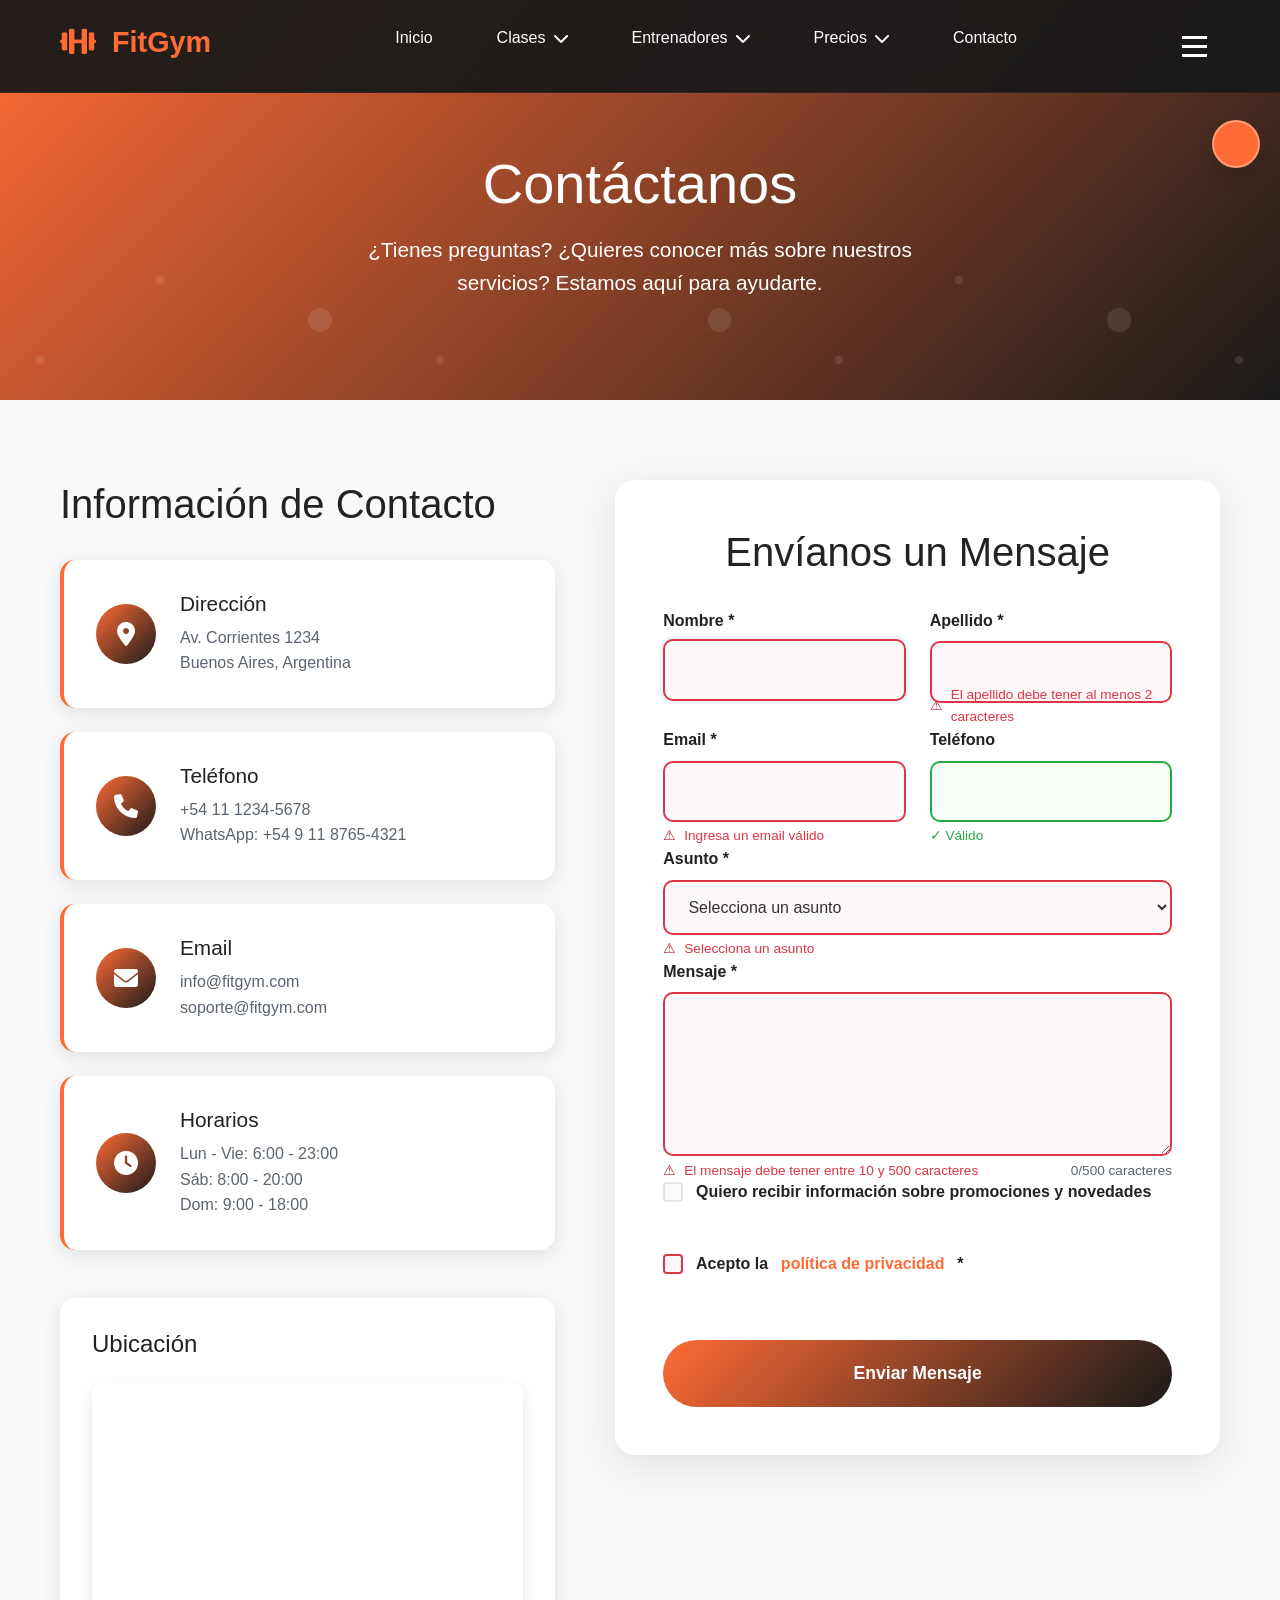
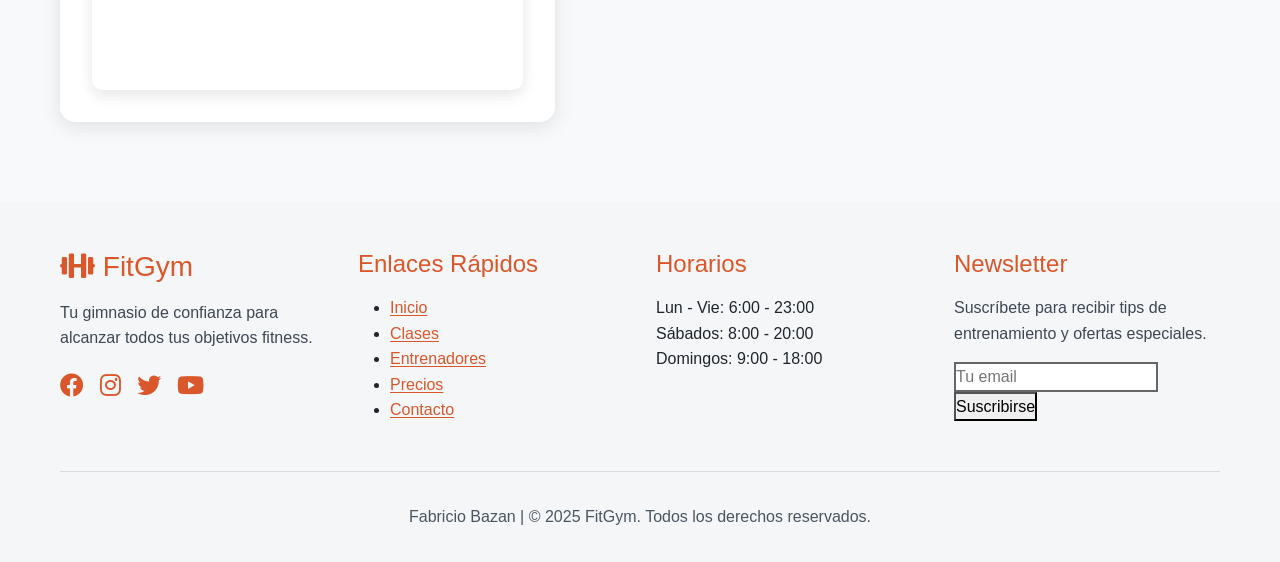
<file: contacto.html>
<!DOCTYPE html>
<html lang="es">
<head>
    <meta charset="UTF-8">
    <meta name="viewport" content="width=device-width, initial-scale=1.0">
    <title>Contacto - FitGym</title>
    <link href="https://cdn.jsdelivr.net/npm/bootstrap@5.3.3/dist/css/bootstrap.min.css" rel="stylesheet" integrity="sha384-QWTKZyjpPEjISv5WaRU9OFeRpok6YctnYmDr5pNlyT2bRjXh0JMhjY6hW+ALEwIH" crossorigin="anonymous">
    <link rel="stylesheet" href="styles.css">
    <link rel="stylesheet" href="contacto.css">
    <link rel="stylesheet" href="bootstrap-adapter.css">
    <link rel="stylesheet" href="advanced-effects.css">
    <link href="https://cdnjs.cloudflare.com/ajax/libs/font-awesome/6.0.0/css/all.min.css" rel="stylesheet">
</head>
<body>
    <!-- Header con mega-menú -->
    <header class="header">
        <nav class="navbar">
            <div class="container">
                <div class="logo">
                    <h2><i class="fas fa-dumbbell"></i> FitGym</h2>
                </div>
                
                <ul class="nav-menu collapse" id="nav-menu">
                    <li class="nav-item">
                        <a href="index.html" class="nav-link">Inicio</a>
                    </li>
                    <li class="nav-item mega-menu">
                        <a href="clases.html" class="nav-link">Clases <i class="fas fa-chevron-down"></i></a>
                        <div class="mega-menu-content">
                            <div class="mega-menu-column">
                                <h3>Cardio</h3>
                                <a href="clases.html">Spinning</a>
                                <a href="clases.html">Zumba</a>
                                <a href="clases.html">Aeróbicos</a>
                            </div>
                            <div class="mega-menu-column">
                                <h3>Fuerza</h3>
                                <a href="clases.html">Crossfit</a>
                                <a href="clases.html">Funcional</a>
                                <a href="clases.html">Pesas</a>
                            </div>
                            <div class="mega-menu-column">
                                <h3>Relajación</h3>
                                <a href="clases.html">Yoga</a>
                                <a href="clases.html">Pilates</a>
                                <a href="clases.html">Stretching</a>
                            </div>
                        </div>
                    </li>
                    <li class="nav-item mega-menu">
                        <a href="entrenadores.html" class="nav-link">Entrenadores <i class="fas fa-chevron-down"></i></a>
                        <div class="mega-menu-content">
                            <div class="mega-menu-column">
                                <h3>Especialistas</h3>
                                <a href="entrenadores.html">Personal Trainers</a>
                                <a href="entrenadores.html">Instructores de Grupo</a>
                                <a href="entrenadores.html">Nutricionistas</a>
                            </div>
                        </div>
                    </li>
                    <li class="nav-item mega-menu">
                        <a href="precios.html" class="nav-link">Precios <i class="fas fa-chevron-down"></i></a>
                        <div class="mega-menu-content">
                            <div class="mega-menu-column">
                                <h3>Membresías</h3>
                                <a href="precios.html">Mensual</a>
                                <a href="precios.html">Trimestral</a>
                                <a href="precios.html">Anual</a>
                            </div>
                            <div class="mega-menu-column">
                                <h3>Servicios</h3>
                                <a href="precios.html#servicios-adicionales">Entrenamiento Personal</a>
                                <a href="precios.html#servicios-adicionales">Clases Grupales</a>
                                <a href="precios.html#servicios-adicionales">Nutrición</a>
                            </div>
                        </div>
                    </li>
                    <li class="nav-item">
                        <a href="contacto.html" class="nav-link active">Contacto</a>
                    </li>
                </ul>
                
                <button class="hamburger navbar-toggler" type="button" data-bs-toggle="collapse" data-bs-target="#nav-menu" aria-label="Abrir menú de navegación" aria-expanded="false" aria-controls="nav-menu">
                    <span class="bar"></span>
                    <span class="bar"></span>
                    <span class="bar"></span>
                </button>
            </div>
        </nav>
    </header>

    <button class="theme-toggle" id="themeToggle" aria-label="Cambiar a modo oscuro" role="switch" aria-checked="false">
        <i class="fas fa-moon" aria-hidden="true"></i>
    </button>

    <!-- Hero de contacto -->
    <section class="contact-hero">
        <div class="container">
            <h1>Contáctanos</h1>
            <p>¿Tienes preguntas? ¿Quieres conocer más sobre nuestros servicios? Estamos aquí para ayudarte.</p>
        </div>
    </section>

    <!-- Sección principal de contacto -->
    <section class="contact-section">
        <div class="container">
            <div class="contact-grid">
                <!-- Información de contacto -->
                <div class="contact-info">
                    <h2>Información de Contacto</h2>
                    <div class="info-cards">
                        <div class="info-card">
                            <div class="info-icon">
                                <i class="fas fa-map-marker-alt"></i>
                            </div>
                            <div class="info-content">
                                <h3>Dirección</h3>
                                <p>Av. Corrientes 1234<br>Buenos Aires, Argentina</p>
                            </div>
                        </div>

                        <div class="info-card">
                            <div class="info-icon">
                                <i class="fas fa-phone"></i>
                            </div>
                            <div class="info-content">
                                <h3>Teléfono</h3>
                                <p>+54 11 1234-5678<br>WhatsApp: +54 9 11 8765-4321</p>
                            </div>
                        </div>

                        <div class="info-card">
                            <div class="info-icon">
                                <i class="fas fa-envelope"></i>
                            </div>
                            <div class="info-content">
                                <h3>Email</h3>
                                <p>info@fitgym.com<br>soporte@fitgym.com</p>
                            </div>
                        </div>

                        <div class="info-card">
                            <div class="info-icon">
                                <i class="fas fa-clock"></i>
                            </div>
                            <div class="info-content">
                                <h3>Horarios</h3>
                                <p>Lun - Vie: 6:00 - 23:00<br>Sáb: 8:00 - 20:00<br>Dom: 9:00 - 18:00</p>
                            </div>
                        </div>
                    </div>

                    <!-- Mapa -->
                    <div class="map-section">
                        <h3>Ubicación</h3>
                        <div class="map-container">
                            <iframe 
                                src="https://www.openstreetmap.org/export/embed.html?bbox=-58.3816%2C-34.6118%2C-58.3616%2C-34.5918&layer=mapnik&marker=-34.6018%2C-58.3716" 
                                width="100%" 
                                height="300" 
                                style="border:0;" 
                                allowfullscreen="" 
                                loading="lazy">
                            </iframe>
                        </div>
                    </div>
                </div>

                <!-- Formulario de contacto -->
                <div class="contact-form-container">
                    <h2>Envíanos un Mensaje</h2>
                    <form class="contact-form" id="contactForm" novalidate>
                        <div class="form-row">
                            <div class="form-group">
                                <label for="firstName">Nombre *</label>
                                <input type="text" id="firstName" name="firstName" required minlength="2">
                                <span class="error-message">El nombre debe tener al menos 2 caracteres</span>
                                <span class="success-message">✓ Válido</span>
                            </div>
                            <div class="form-group">
                                <label for="lastName">Apellido *</label>
                                <input type="text" id="lastName" name="lastName" required minlength="2">
                                <span class="error-message">El apellido debe tener al menos 2 caracteres</span>
                                <span class="success-message">✓ Válido</span>
                            </div>
                        </div>

                        <div class="form-row">
                            <div class="form-group">
                                <label for="email">Email *</label>
                                <input type="email" id="email" name="email" required>
                                <span class="error-message">Ingresa un email válido</span>
                                <span class="success-message">✓ Válido</span>
                            </div>
                            <div class="form-group">
                                <label for="phone">Teléfono</label>
                                <input type="tel" id="phone" name="phone" pattern="[0-9\-\+\s\(\)]{10,}">
                                <span class="error-message">Formato de teléfono inválido</span>
                                <span class="success-message">✓ Válido</span>
                            </div>
                        </div>

                        <div class="form-group">
                            <label for="subject">Asunto *</label>
                            <select id="subject" name="subject" required>
                                <option value="">Selecciona un asunto</option>
                                <option value="membresia">Información sobre membresías</option>
                                <option value="clases">Consulta sobre clases</option>
                                <option value="entrenamiento">Entrenamiento personal</option>
                                <option value="nutricion">Consulta nutricional</option>
                                <option value="instalaciones">Información sobre instalaciones</option>
                                <option value="otro">Otro</option>
                            </select>
                            <span class="error-message">Selecciona un asunto</span>
                            <span class="success-message">✓ Válido</span>
                        </div>

                        <div class="form-group">
                            <label for="message">Mensaje *</label>
                            <textarea id="message" name="message" rows="5" required minlength="10" maxlength="500"></textarea>
                            <div class="char-counter">
                                <span id="charCount">0</span>/500 caracteres
                            </div>
                            <span class="error-message">El mensaje debe tener entre 10 y 500 caracteres</span>
                            <span class="success-message">✓ Válido</span>
                        </div>

                        <div class="form-group checkbox-group">
                            <label class="checkbox-label">
                                <input type="checkbox" id="newsletter" name="newsletter">
                                <span class="checkmark"></span>
                                Quiero recibir información sobre promociones y novedades
                            </label>
                        </div>

                        <div class="form-group checkbox-group">
                            <label class="checkbox-label">
                                <input type="checkbox" id="privacy" name="privacy" required>
                                <span class="checkmark"></span>
                                Acepto la <a href="#" target="_blank">política de privacidad</a> *
                            </label>
                            <span class="error-message">Debes aceptar la política de privacidad</span>
                            <span class="success-message">✓ Válido</span>
                        </div>

                        <button type="submit" class="submit-btn">
                            <span class="btn-text">Enviar Mensaje</span>
                            <div class="spinner" style="display: none;">
                                <div class="double-bounce1"></div>
                                <div class="double-bounce2"></div>
                            </div>
                        </button>
                    </form>
                </div>
            </div>
        </div>
    </section>

    <!-- Modal de confirmación -->
    <div class="modal-overlay" id="modalOverlay">
        <div class="modal">
            <div class="modal-header">
                <div class="success-icon">
                    <i class="fas fa-check-circle"></i>
                </div>
                <h3>¡Mensaje Enviado!</h3>
                <button class="modal-close" id="modalClose">
                    <i class="fas fa-times"></i>
                </button>
            </div>
            <div class="modal-body">
                <p>Gracias por contactarnos. Hemos recibido tu mensaje y nos pondremos en contacto contigo pronto.</p>
                <div class="modal-info">
                    <p><strong>Tiempo de respuesta:</strong> 24-48 horas</p>
                    <p><strong>Número de referencia:</strong> <span id="referenceNumber"></span></p>
                </div>
            </div>
            <div class="modal-footer">
                <button class="btn btn-primary" id="modalOk">Entendido</button>
            </div>
        </div>
    </div>

    <!-- Footer -->
    <footer class="footer">
        <div class="container">
            <div class="footer-content">
                <div class="footer-section">
                    <h3><i class="fas fa-dumbbell"></i> FitGym</h3>
                    <p>Tu gimnasio de confianza para alcanzar todos tus objetivos fitness.</p>
                    <div class="social-links">
                        <a href="#"><i class="fab fa-facebook"></i></a>
                        <a href="#"><i class="fab fa-instagram"></i></a>
                        <a href="#"><i class="fab fa-twitter"></i></a>
                        <a href="#"><i class="fab fa-youtube"></i></a>
                    </div>
                </div>

                <div class="footer-section">
                    <h4>Enlaces Rápidos</h4>
                    <ul>
                        <li><a href="index.html">Inicio</a></li>
                        <li><a href="clases.html">Clases</a></li>
                        <li><a href="entrenadores.html">Entrenadores</a></li>
                        <li><a href="precios.html">Precios</a></li>
                        <li><a href="contacto.html">Contacto</a></li>
                    </ul>
                </div>

                <div class="footer-section">
                    <h4>Horarios</h4>
                    <div class="schedule">
                        <div class="schedule-item">
                            <span>Lun - Vie:</span>
                            <span>6:00 - 23:00</span>
                        </div>
                        <div class="schedule-item">
                            <span>Sábados:</span>
                            <span>8:00 - 20:00</span>
                        </div>
                        <div class="schedule-item">
                            <span>Domingos:</span>
                            <span>9:00 - 18:00</span>
                        </div>
                    </div>
                </div>

                <div class="footer-section">
                    <h4>Newsletter</h4>
                    <p>Suscríbete para recibir tips de entrenamiento y ofertas especiales.</p>
                    <form class="newsletter-form">
                        <input type="email" placeholder="Tu email" required>
                        <button type="submit">Suscribirse</button>
                    </form>
                </div>
            </div>

            <div class="footer-bottom">
                <p>Fabricio Bazan | &copy; 2025 FitGym. Todos los derechos reservados.</p>
            </div>
        </div>
    </footer>

    <script src="https://cdn.jsdelivr.net/npm/bootstrap@5.3.3/dist/js/bootstrap.bundle.min.js" integrity="sha384-YvpcrYf0tY3lHB60NNkmXc5s9fDVZLESaAA55NDzOxhy9GkcIdslK1eN7N6jIeHz" crossorigin="anonymous"></script>
    <script src="script.js"></script>
    <script src="contacto.js"></script>
</body>
</html>
</file>
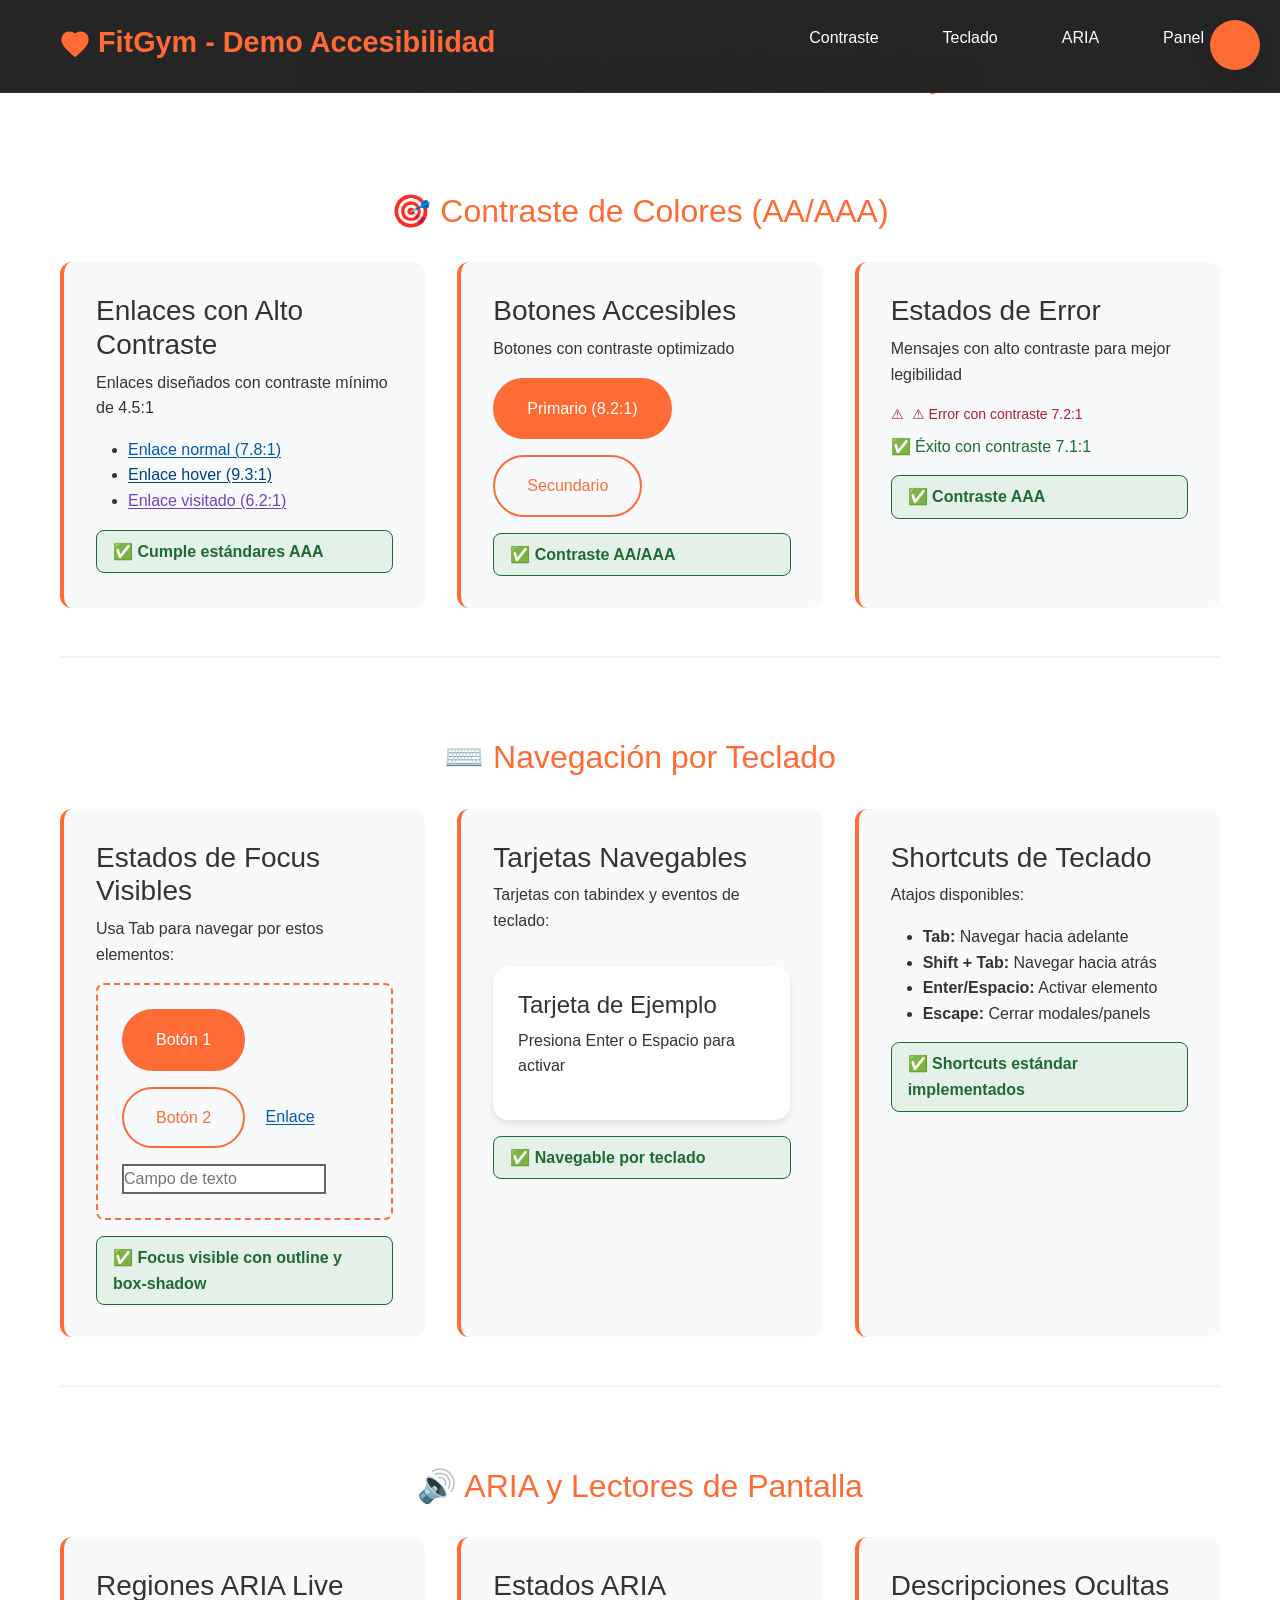
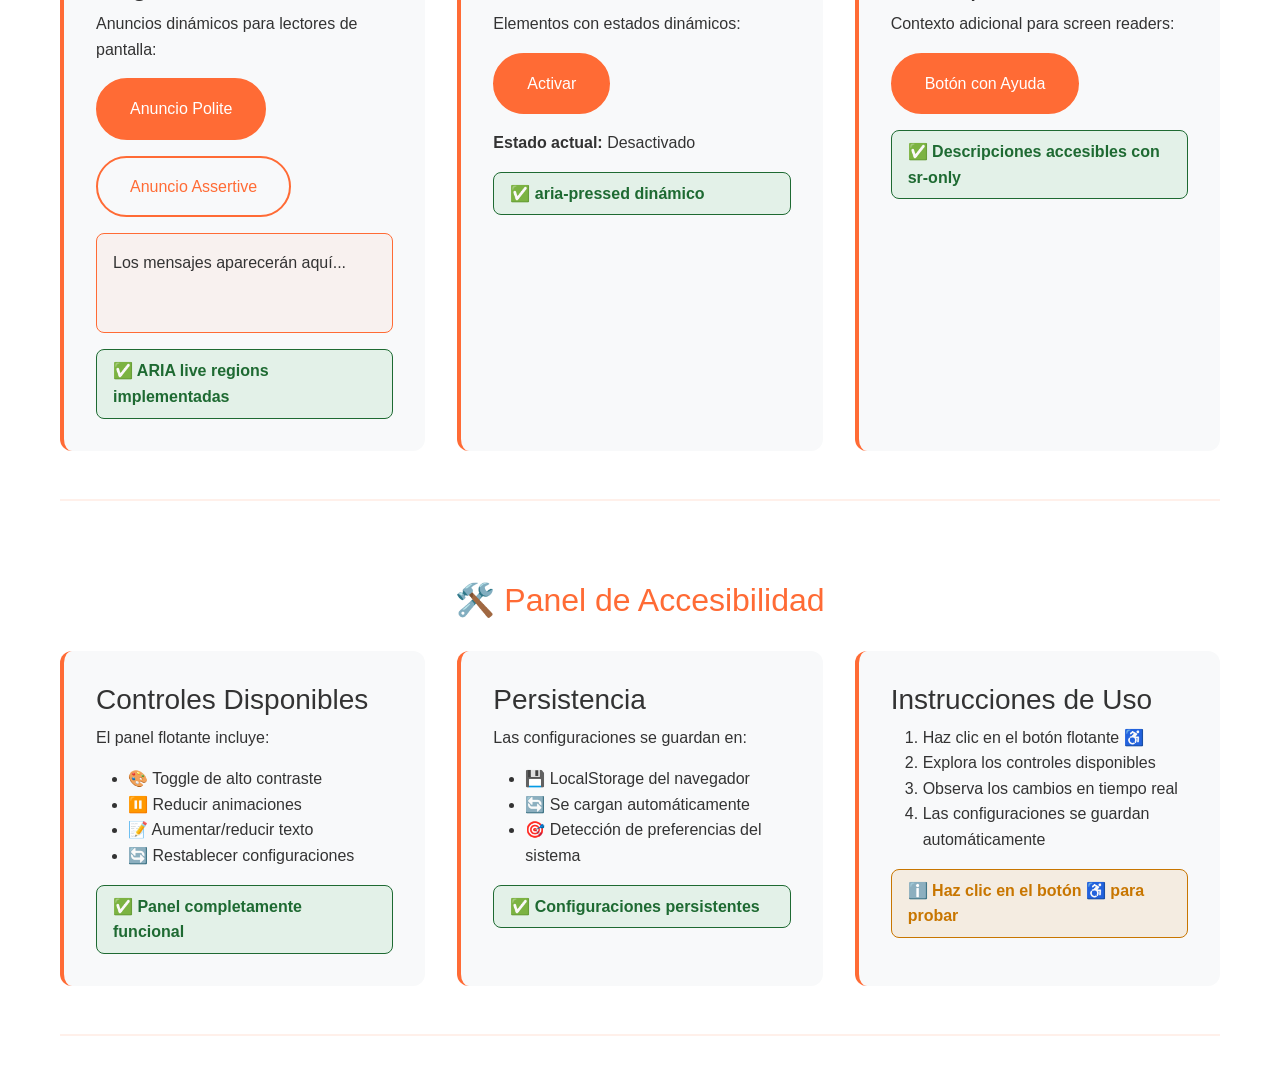
<file: demo-accesibilidad.html>
<!DOCTYPE html>
<html lang="es">
<head>
    <meta charset="UTF-8">
    <meta name="viewport" content="width=device-width, initial-scale=1.0">
    <title>Demo de Accesibilidad - FitGym</title>
    <link href="https://cdn.jsdelivr.net/npm/bootstrap@5.3.3/dist/css/bootstrap.min.css" rel="stylesheet" integrity="sha384-QWTKZyjpPEjISv5WaRU9OFeRpok6YctnYmDr5pNlyT2bRjXh0JMhjY6hW+ALEwIH" crossorigin="anonymous">
    <link rel="stylesheet" href="styles.css">
    <link rel="stylesheet" href="advanced-effects.css">
    <link rel="stylesheet" href="bootstrap-adapter.css">
    <link href="https://cdnjs.cloudflare.com/ajax/libs/font-awesome/6.0.0/css/all.min.css" rel="stylesheet">
    <style>
        .demo-section {
            padding: 3rem 0;
            border-bottom: 2px solid var(--primary-alpha);
            margin-bottom: 2rem;
        }
        
        .demo-title {
            color: var(--primary-color);
            margin-bottom: 2rem;
            text-align: center;
        }
        
        .demo-grid {
            display: grid;
            grid-template-columns: repeat(auto-fit, minmax(300px, 1fr));
            gap: 2rem;
            margin-top: 2rem;
        }
        
        .demo-card {
            background: var(--bg-secondary);
            padding: 2rem;
            border-radius: var(--border-radius-lg);
            border-left: 4px solid var(--primary-color);
        }
        
        .demo-controls {
            display: flex;
            flex-wrap: wrap;
            gap: 1rem;
            margin-top: 1rem;
        }
        
        .status-indicator {
            padding: 0.5rem 1rem;
            border-radius: var(--border-radius-md);
            font-weight: bold;
            margin-top: 1rem;
        }
        
        .status-success {
            background: rgba(40, 167, 69, 0.1);
            color: var(--success-color-high);
            border: 1px solid var(--success-color-high);
        }
        
        .status-warning {
            background: rgba(200, 118, 0, 0.1);
            color: var(--warning-color-high);
            border: 1px solid var(--warning-color-high);
        }
        
        .keyboard-demo {
            border: 2px dashed var(--primary-color);
            padding: 1rem;
            margin: 1rem 0;
            border-radius: var(--border-radius-md);
        }
        
        .aria-live-demo {
            min-height: 100px;
            background: rgba(255, 107, 53, 0.05);
            border: 1px solid var(--primary-color);
            border-radius: var(--border-radius-md);
            padding: 1rem;
            margin: 1rem 0;
        }
    </style>
</head>
<body>
    <!-- Skip links -->
    <a href="#main-content" class="skip-link">Saltar al contenido principal</a>
    
    <!-- Header simplificado -->
    <header class="header" role="banner">
        <nav class="navbar" role="navigation" aria-label="Navegación principal">
            <div class="container">
                <div class="logo">
                    <h2>
                        <svg width="30" height="30" viewBox="0 0 24 24" fill="none" xmlns="http://www.w3.org/2000/svg" 
                             aria-label="Logo FitGym" role="img">
                            <path d="M12 21.35l-1.45-1.32C5.4 15.36 2 12.28 2 8.5 2 5.42 4.42 3 7.5 3c1.74 0 3.41.81 4.5 2.09C13.09 3.81 14.76 3 16.5 3 19.58 3 22 5.42 22 8.5c0 3.78-3.4 6.86-8.55 11.54L12 21.35z" 
                                  stroke="currentColor" stroke-width="2" fill="currentColor"/>
                        </svg>
                        FitGym - Demo Accesibilidad
                    </h2>
                </div>
                <ul class="nav-menu collapse" id="nav-menu" role="menubar">
                    <li class="nav-item" role="none">
                        <a href="#contraste" class="nav-link" role="menuitem">Contraste</a>
                    </li>
                    <li class="nav-item" role="none">
                        <a href="#teclado" class="nav-link" role="menuitem">Teclado</a>
                    </li>
                    <li class="nav-item" role="none">
                        <a href="#aria" class="nav-link" role="menuitem">ARIA</a>
                    </li>
                    <li class="nav-item" role="none">
                        <a href="#panel" class="nav-link" role="menuitem">Panel</a>
                    </li>
                </ul>
                <button class="hamburger navbar-toggler" type="button" data-bs-toggle="collapse" data-bs-target="#nav-menu" aria-label="Abrir menú de navegación" aria-expanded="false" aria-controls="nav-menu">
                    <span class="bar"></span>
                    <span class="bar"></span>
                    <span class="bar"></span>
                </button>
            </div>
        </nav>
    </header>

    <!-- Panel de Accesibilidad -->
    <button class="accessibility-toggle" id="accessibilityToggle" aria-label="Abrir panel de accesibilidad" aria-expanded="false">
        <i class="fas fa-universal-access" aria-hidden="true"></i>
    </button>

    <div class="accessibility-panel" id="accessibilityPanel" role="dialog" aria-labelledby="accessibility-title" aria-hidden="true">
        <h3 id="accessibility-title">Opciones de Accesibilidad</h3>
        <div class="accessibility-controls">
            <button id="toggleHighContrast" type="button" aria-pressed="false">
                <i class="fas fa-adjust" aria-hidden="true"></i>
                Alto Contraste
            </button>
            <button id="toggleReduceMotion" type="button" aria-pressed="false">
                <i class="fas fa-pause" aria-hidden="true"></i>
                Reducir Animaciones
            </button>
            <button id="increaseFontSize" type="button">
                <i class="fas fa-text-height" aria-hidden="true"></i>
                Aumentar Texto
            </button>
            <button id="decreaseFontSize" type="button">
                <i class="fas fa-compress-alt" aria-hidden="true"></i>
                Reducir Texto
            </button>
            <button id="resetAccessibility" type="button">
                <i class="fas fa-undo" aria-hidden="true"></i>
                Restablecer
            </button>
        </div>
        <button class="accessibility-close" id="accessibilityClose" aria-label="Cerrar panel de accesibilidad">
            <i class="fas fa-times" aria-hidden="true"></i>
        </button>
    </div>

    <!-- Contenido principal -->
    <main id="main-content">
        <div class="container">
            <h1 class="text-center" style="margin: 3rem 0; color: var(--primary-color);">
                Demostración de Accesibilidad FitGym
            </h1>
            
            <!-- Sección de Contraste -->
            <section id="contraste" class="demo-section">
                <h2 class="demo-title">🎯 Contraste de Colores (AA/AAA)</h2>
                
                <div class="demo-grid">
                    <div class="demo-card">
                        <h3>Enlaces con Alto Contraste</h3>
                        <p>Enlaces diseñados con contraste mínimo de 4.5:1</p>
                        <ul>
                            <li><a href="#test">Enlace normal (7.8:1)</a></li>
                            <li><a href="#test" style="color: var(--link-hover);">Enlace hover (9.3:1)</a></li>
                            <li><a href="#test" style="color: var(--link-visited);">Enlace visitado (6.2:1)</a></li>
                        </ul>
                        <div class="status-indicator status-success">
                            ✅ Cumple estándares AAA
                        </div>
                    </div>
                    
                    <div class="demo-card">
                        <h3>Botones Accesibles</h3>
                        <p>Botones con contraste optimizado</p>
                        <div class="demo-controls">
                            <button class="btn btn-primary">Primario (8.2:1)</button>
                            <button class="btn btn-secondary">Secundario</button>
                        </div>
                        <div class="status-indicator status-success">
                            ✅ Contraste AA/AAA
                        </div>
                    </div>
                    
                    <div class="demo-card">
                        <h3>Estados de Error</h3>
                        <p>Mensajes con alto contraste para mejor legibilidad</p>
                        <div class="error-message">⚠ Error con contraste 7.2:1</div>
                        <div style="color: var(--success-color-high); margin-top: 0.5rem;">
                            ✅ Éxito con contraste 7.1:1
                        </div>
                        <div class="status-indicator status-success">
                            ✅ Contraste AAA
                        </div>
                    </div>
                </div>
            </section>

            <!-- Sección de Navegación por Teclado -->
            <section id="teclado" class="demo-section">
                <h2 class="demo-title">⌨️ Navegación por Teclado</h2>
                
                <div class="demo-grid">
                    <div class="demo-card">
                        <h3>Estados de Focus Visibles</h3>
                        <p>Usa Tab para navegar por estos elementos:</p>
                        <div class="keyboard-demo">
                            <button class="btn btn-primary" style="margin: 0.5rem;">Botón 1</button>
                            <button class="btn btn-secondary" style="margin: 0.5rem;">Botón 2</button>
                            <a href="#test" style="margin: 0.5rem; display: inline-block;">Enlace</a>
                            <input type="text" placeholder="Campo de texto" style="margin: 0.5rem;">
                        </div>
                        <div class="status-indicator status-success">
                            ✅ Focus visible con outline y box-shadow
                        </div>
                    </div>
                    
                    <div class="demo-card">
                        <h3>Tarjetas Navegables</h3>
                        <p>Tarjetas con tabindex y eventos de teclado:</p>
                        <div class="class-card" tabindex="0" role="button" style="margin-top: 1rem;">
                            <div class="card-content">
                                <h4>Tarjeta de Ejemplo</h4>
                                <p>Presiona Enter o Espacio para activar</p>
                            </div>
                        </div>
                        <div class="status-indicator status-success">
                            ✅ Navegable por teclado
                        </div>
                    </div>
                    
                    <div class="demo-card">
                        <h3>Shortcuts de Teclado</h3>
                        <p>Atajos disponibles:</p>
                        <ul>
                            <li><strong>Tab:</strong> Navegar hacia adelante</li>
                            <li><strong>Shift + Tab:</strong> Navegar hacia atrás</li>
                            <li><strong>Enter/Espacio:</strong> Activar elemento</li>
                            <li><strong>Escape:</strong> Cerrar modales/panels</li>
                        </ul>
                        <div class="status-indicator status-success">
                            ✅ Shortcuts estándar implementados
                        </div>
                    </div>
                </div>
            </section>

            <!-- Sección ARIA -->
            <section id="aria" class="demo-section">
                <h2 class="demo-title">🔊 ARIA y Lectores de Pantalla</h2>
                
                <div class="demo-grid">
                    <div class="demo-card">
                        <h3>Regiones ARIA Live</h3>
                        <p>Anuncios dinámicos para lectores de pantalla:</p>
                        <div class="demo-controls">
                            <button onclick="announceMessage('¡Mensaje polite!', 'polite')" class="btn btn-primary">
                                Anuncio Polite
                            </button>
                            <button onclick="announceMessage('¡Alerta importante!', 'assertive')" class="btn btn-secondary">
                                Anuncio Assertive
                            </button>
                        </div>
                        <div class="aria-live-demo">
                            <div aria-live="polite" id="livePolite" class="sr-only"></div>
                            <div aria-live="assertive" id="liveAssertive" class="sr-only"></div>
                            <div id="messageDisplay">Los mensajes aparecerán aquí...</div>
                        </div>
                        <div class="status-indicator status-success">
                            ✅ ARIA live regions implementadas
                        </div>
                    </div>
                    
                    <div class="demo-card">
                        <h3>Estados ARIA</h3>
                        <p>Elementos con estados dinámicos:</p>
                        <button id="toggleButton" 
                                aria-pressed="false" 
                                onclick="toggleAriaState()"
                                class="btn btn-primary">
                            <span id="toggleText">Activar</span>
                        </button>
                        <div style="margin-top: 1rem;">
                            <strong>Estado actual:</strong> <span id="stateDisplay">Desactivado</span>
                        </div>
                        <div class="status-indicator status-success">
                            ✅ aria-pressed dinámico
                        </div>
                    </div>
                    
                    <div class="demo-card">
                        <h3>Descripciones Ocultas</h3>
                        <p>Contexto adicional para screen readers:</p>
                        <button class="btn btn-primary" aria-describedby="button-help">
                            Botón con Ayuda
                        </button>
                        <div id="button-help" class="sr-only">
                            Este botón realiza una acción importante y abrirá un modal de confirmación
                        </div>
                        <div class="status-indicator status-success">
                            ✅ Descripciones accesibles con sr-only
                        </div>
                    </div>
                </div>
            </section>

            <!-- Sección del Panel -->
            <section id="panel" class="demo-section">
                <h2 class="demo-title">🛠️ Panel de Accesibilidad</h2>
                
                <div class="demo-grid">
                    <div class="demo-card">
                        <h3>Controles Disponibles</h3>
                        <p>El panel flotante incluye:</p>
                        <ul>
                            <li>🎨 Toggle de alto contraste</li>
                            <li>⏸️ Reducir animaciones</li>
                            <li>📝 Aumentar/reducir texto</li>
                            <li>🔄 Restablecer configuraciones</li>
                        </ul>
                        <div class="status-indicator status-success">
                            ✅ Panel completamente funcional
                        </div>
                    </div>
                    
                    <div class="demo-card">
                        <h3>Persistencia</h3>
                        <p>Las configuraciones se guardan en:</p>
                        <ul>
                            <li>💾 LocalStorage del navegador</li>
                            <li>🔄 Se cargan automáticamente</li>
                            <li>🎯 Detección de preferencias del sistema</li>
                        </ul>
                        <div class="status-indicator status-success">
                            ✅ Configuraciones persistentes
                        </div>
                    </div>
                    
                    <div class="demo-card">
                        <h3>Instrucciones de Uso</h3>
                        <ol>
                            <li>Haz clic en el botón flotante ♿</li>
                            <li>Explora los controles disponibles</li>
                            <li>Observa los cambios en tiempo real</li>
                            <li>Las configuraciones se guardan automáticamente</li>
                        </ol>
                        <div class="status-indicator status-warning">
                            ℹ️ Haz clic en el botón ♿ para probar
                        </div>
                    </div>
                </div>
            </section>
        </div>
    </main>

    <!-- Región para anuncios -->
    <div aria-live="polite" aria-atomic="true" class="sr-only" id="screenReaderAnnouncements"></div>

    <script src="https://cdn.jsdelivr.net/npm/bootstrap@5.3.3/dist/js/bootstrap.bundle.min.js" integrity="sha384-YvpcrYf0tY3lHB60NNkmXc5s9fDVZLESaAA55NDzOxhy9GkcIdslK1eN7N6jIeHz" crossorigin="anonymous"></script>
    <script src="accessibility.js"></script>
    <script>
        // Funciones de demostración
        function announceMessage(message, type) {
            const liveRegion = document.getElementById(type === 'assertive' ? 'liveAssertive' : 'livePolite');
            const display = document.getElementById('messageDisplay');
            
            liveRegion.textContent = message;
            display.textContent = `${type.toUpperCase()}: ${message}`;
            
            // Limpiar después de 3 segundos
            setTimeout(() => {
                liveRegion.textContent = '';
                display.textContent = 'Los mensajes aparecerán aquí...';
            }, 3000);
        }
        
        function toggleAriaState() {
            const button = document.getElementById('toggleButton');
            const text = document.getElementById('toggleText');
            const display = document.getElementById('stateDisplay');
            
            const isPressed = button.getAttribute('aria-pressed') === 'true';
            const newState = !isPressed;
            
            button.setAttribute('aria-pressed', newState.toString());
            text.textContent = newState ? 'Desactivar' : 'Activar';
            display.textContent = newState ? 'Activado' : 'Desactivado';
            
            // Anunciar cambio
            if (window.accessibilityManager) {
                window.accessibilityManager.announce(`Estado ${newState ? 'activado' : 'desactivado'}`);
            }
        }

        // Mejorar navegación por teclado en tarjetas
        document.querySelectorAll('.class-card[tabindex]').forEach(card => {
            card.addEventListener('keydown', (e) => {
                if (e.key === 'Enter' || e.key === ' ') {
                    e.preventDefault();
                    card.style.transform = 'scale(0.95)';
                    setTimeout(() => {
                        card.style.transform = '';
                        alert('¡Tarjeta activada por teclado!');
                    }, 150);
                }
            });
        });
    </script>
</body>
</html>
</file>
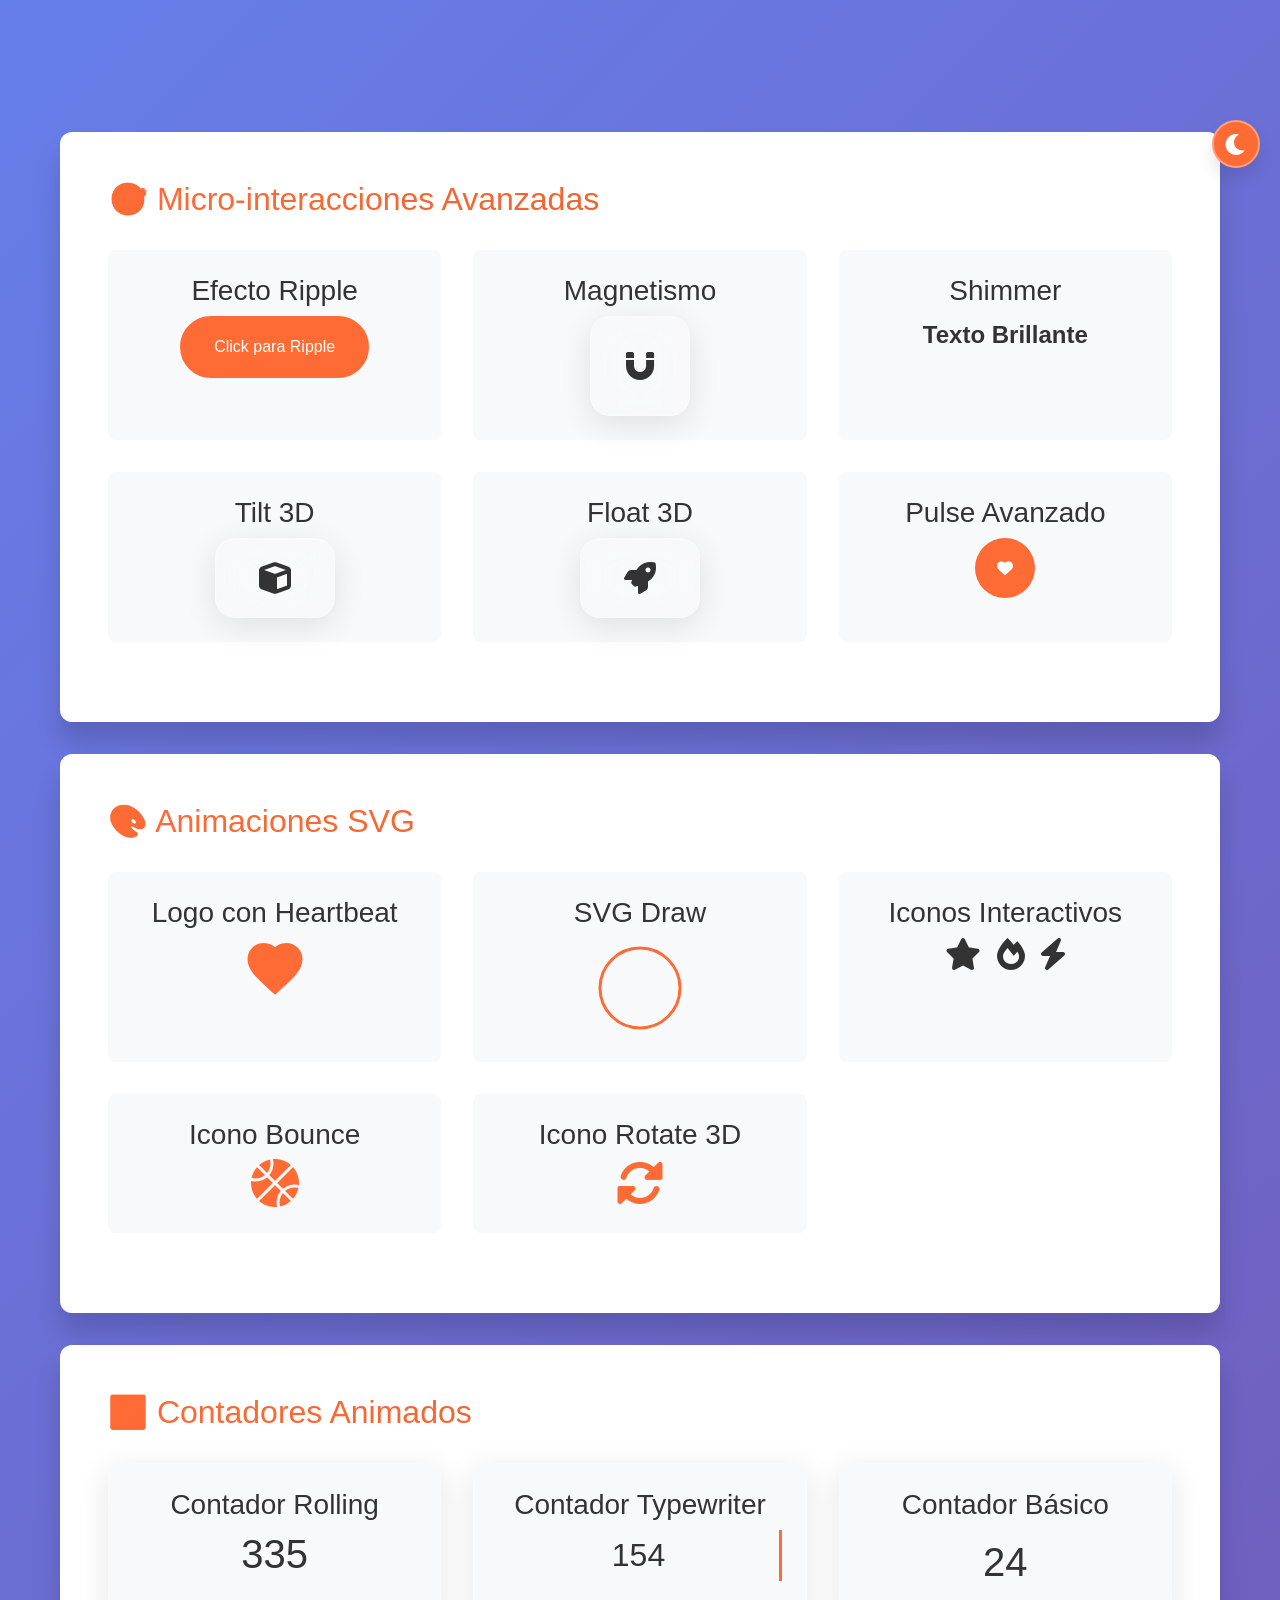
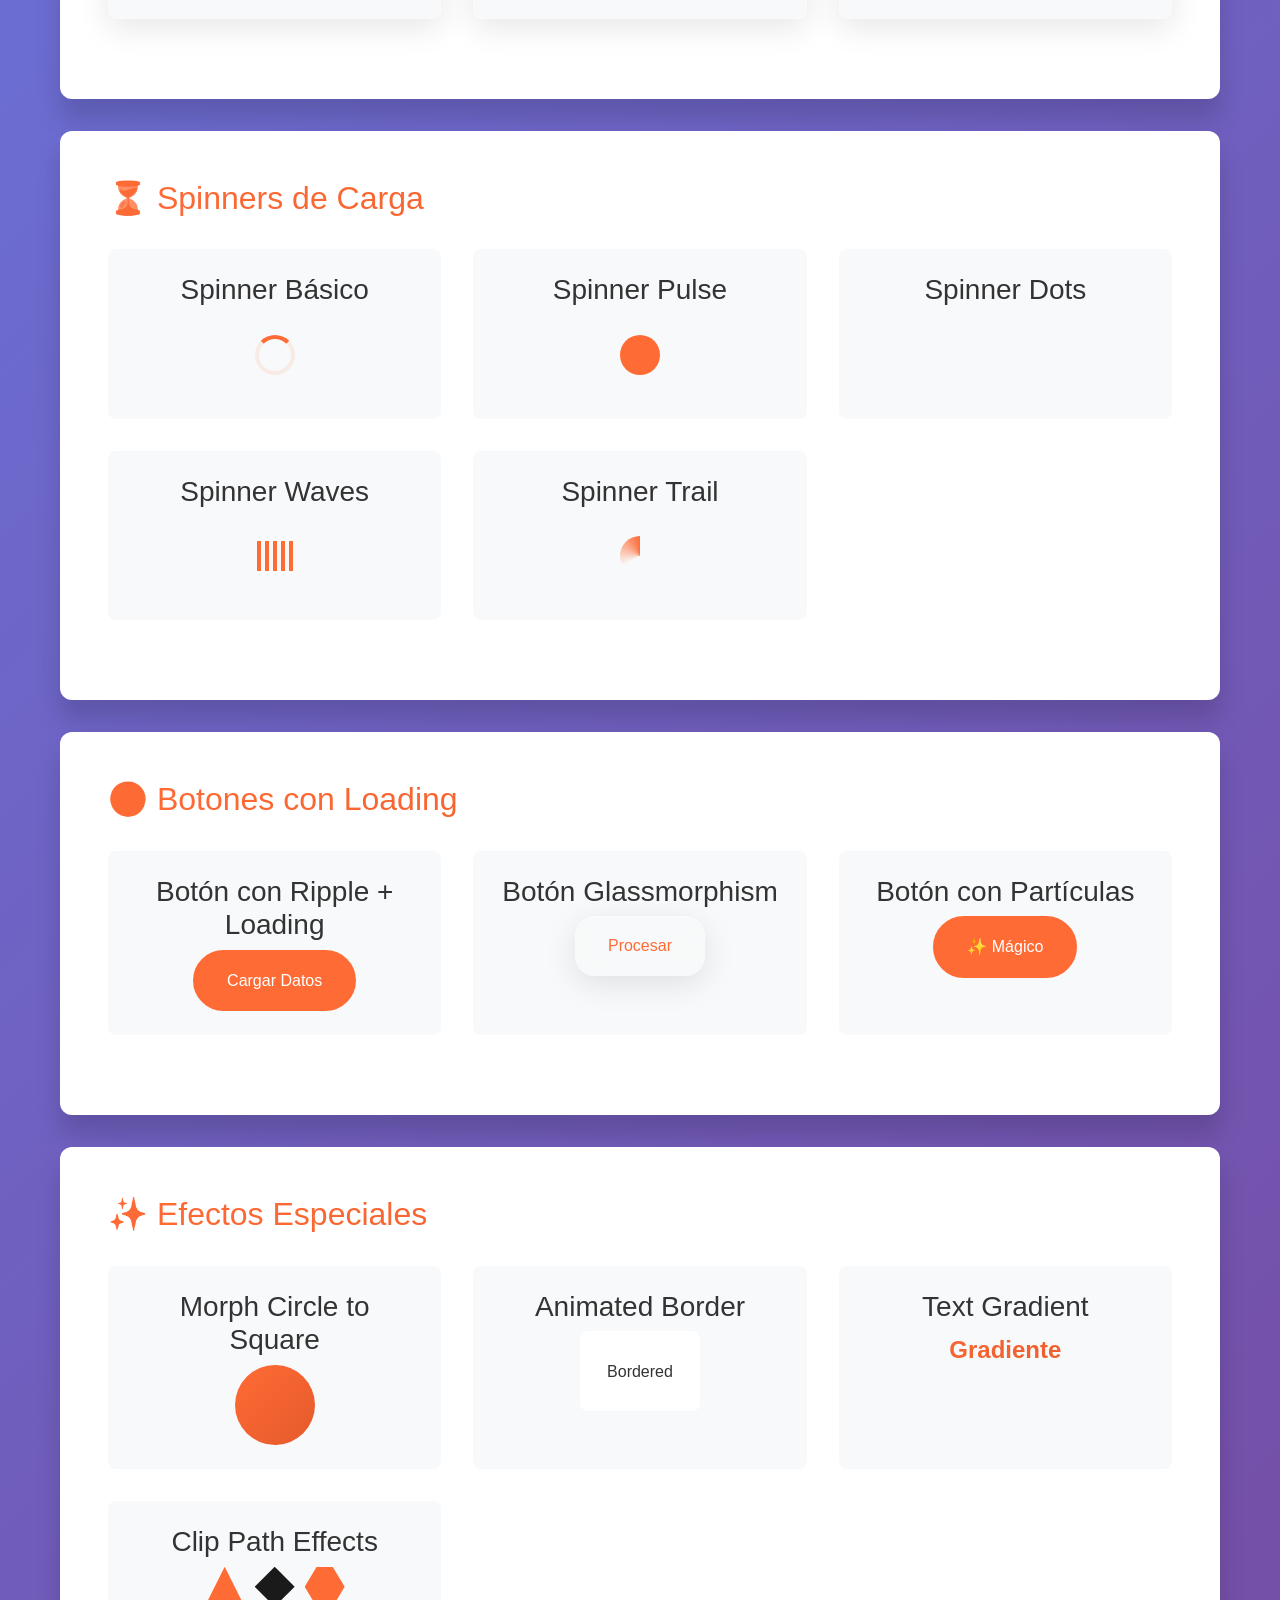
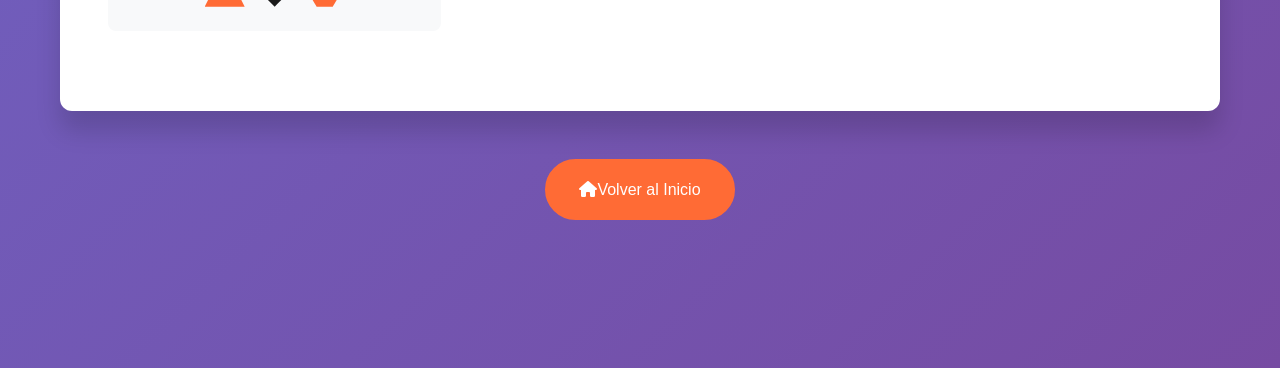
<file: demo-efectos.html>
<!DOCTYPE html>
<html lang="es">
<head>
    <meta charset="UTF-8">
    <meta name="viewport" content="width=device-width, initial-scale=1.0">
    <title>FitGym - Demo de Efectos Avanzados</title>
    <link href="https://cdn.jsdelivr.net/npm/bootstrap@5.3.3/dist/css/bootstrap.min.css" rel="stylesheet" integrity="sha384-QWTKZyjpPEjISv5WaRU9OFeRpok6YctnYmDr5pNlyT2bRjXh0JMhjY6hW+ALEwIH" crossorigin="anonymous">
    <link rel="stylesheet" href="styles.css">
    <link rel="stylesheet" href="advanced-effects.css">
    <link rel="stylesheet" href="animations.css">
    <link rel="stylesheet" href="bootstrap-adapter.css">
    <link href="https://cdnjs.cloudflare.com/ajax/libs/font-awesome/6.0.0/css/all.min.css" rel="stylesheet">
    <style>
        body {
            padding: 100px 20px;
            background: linear-gradient(135deg, #667eea 0%, #764ba2 100%);
            min-height: 100vh;
        }
        
        .demo-section {
            background: var(--bg-primary);
            padding: 3rem;
            margin: 2rem 0;
            border-radius: var(--border-radius-lg);
            box-shadow: var(--shadow-xl);
        }
        
        .demo-grid {
            display: grid;
            grid-template-columns: repeat(auto-fit, minmax(250px, 1fr));
            gap: 2rem;
            margin: 2rem 0;
        }
        
        .demo-item {
            padding: 1.5rem;
            background: var(--bg-secondary);
            border-radius: var(--border-radius-md);
            text-align: center;
        }
        
        .spinner-container {
            height: 80px;
            display: flex;
            align-items: center;
            justify-content: center;
        }
    </style>
</head>
<body class="particles-enabled">
    <!-- Toggle de Modo Oscuro -->
    <button class="theme-toggle" id="themeToggle" aria-label="Cambiar modo oscuro">
        <i class="fas fa-moon"></i>
    </button>

    <div class="container">
        <!-- Sección de Micro-interacciones -->
        <section class="demo-section reveal-bottom">
            <h2 class="text-gradient text-shine">🎯 Micro-interacciones Avanzadas</h2>
            
            <div class="demo-grid">
                <div class="demo-item">
                    <h3>Efecto Ripple</h3>
                    <button class="btn btn-primary ripple">Click para Ripple</button>
                </div>
                
                <div class="demo-item">
                    <h3>Magnetismo</h3>
                    <div class="magnetic glass-card" style="width: 100px; height: 100px; margin: 0 auto; display: flex; align-items: center; justify-content: center;">
                        <i class="fas fa-magnet" style="font-size: 2rem;"></i>
                    </div>
                </div>
                
                <div class="demo-item">
                    <h3>Shimmer</h3>
                    <div class="shimmer" style="font-size: 1.5rem; font-weight: bold;">Texto Brillante</div>
                </div>
                
                <div class="demo-item">
                    <h3>Tilt 3D</h3>
                    <div class="tilt-3d glass-card" style="width: 120px; height: 80px; margin: 0 auto; display: flex; align-items: center; justify-content: center;">
                        <i class="fas fa-cube" style="font-size: 2rem;"></i>
                    </div>
                </div>
                
                <div class="demo-item">
                    <h3>Float 3D</h3>
                    <div class="float-3d glass-card" style="width: 120px; height: 80px; margin: 0 auto; display: flex; align-items: center; justify-content: center;">
                        <i class="fas fa-rocket" style="font-size: 2rem;"></i>
                    </div>
                </div>
                
                <div class="demo-item">
                    <h3>Pulse Avanzado</h3>
                    <div class="pulse-advanced" style="width: 60px; height: 60px; margin: 0 auto; background: var(--primary-color); border-radius: 50%; display: flex; align-items: center; justify-content: center;">
                        <i class="fas fa-heart" style="color: white;"></i>
                    </div>
                </div>
            </div>
        </section>

        <!-- Sección de Animaciones SVG -->
        <section class="demo-section reveal-scale">
            <h2 class="text-gradient text-shine">🎨 Animaciones SVG</h2>
            
            <div class="demo-grid">
                <div class="demo-item">
                    <h3>Logo con Heartbeat</h3>
                    <svg class="svg-heartbeat" width="60" height="60" viewBox="0 0 24 24" fill="none" xmlns="http://www.w3.org/2000/svg">
                        <path d="M12 21.35l-1.45-1.32C5.4 15.36 2 12.28 2 8.5 2 5.42 4.42 3 7.5 3c1.74 0 3.41.81 4.5 2.09C13.09 3.81 14.76 3 16.5 3 19.58 3 22 5.42 22 8.5c0 3.78-3.4 6.86-8.55 11.54L12 21.35z" 
                              stroke="var(--primary-color)" stroke-width="2" fill="var(--primary-color)"/>
                    </svg>
                </div>
                
                <div class="demo-item">
                    <h3>SVG Draw</h3>
                    <svg width="100" height="100" viewBox="0 0 100 100">
                        <circle class="svg-draw" cx="50" cy="50" r="40" stroke="var(--primary-color)" stroke-width="3" fill="none"/>
                    </svg>
                </div>
                
                <div class="demo-item">
                    <h3>Iconos Interactivos</h3>
                    <div style="display: flex; gap: 1rem; justify-content: center;">
                        <i class="fas fa-star icon-interactive" style="font-size: 2rem;"></i>
                        <i class="fas fa-fire icon-interactive" style="font-size: 2rem;"></i>
                        <i class="fas fa-bolt icon-interactive" style="font-size: 2rem;"></i>
                    </div>
                </div>
                
                <div class="demo-item">
                    <h3>Icono Bounce</h3>
                    <i class="fas fa-basketball-ball icon-bounce" style="font-size: 3rem; color: var(--primary-color);"></i>
                </div>
                
                <div class="demo-item">
                    <h3>Icono Rotate 3D</h3>
                    <i class="fas fa-sync-alt icon-rotate-3d" style="font-size: 3rem; color: var(--primary-color);"></i>
                </div>
            </div>
        </section>

        <!-- Sección de Contadores -->
        <section class="demo-section reveal-left">
            <h2 class="text-gradient text-shine">🔢 Contadores Animados</h2>
            
            <div class="demo-grid">
                <div class="demo-item glass-card">
                    <h3>Contador Rolling</h3>
                    <div class="counter-number rolling-counter" data-target="1234" data-suffix="+" style="font-size: 2.5rem;">0</div>
                </div>
                
                <div class="demo-item glass-card">
                    <h3>Contador Typewriter</h3>
                    <div class="counter-number typewriter-counter" data-target="567" data-suffix=" puntos" style="font-size: 2rem;">0</div>
                </div>
                
                <div class="demo-item glass-card">
                    <h3>Contador Básico</h3>
                    <div class="counter-number" data-target="89" data-suffix="%" style="font-size: 2.5rem;">0</div>
                </div>
            </div>
        </section>

        <!-- Sección de Spinners -->
        <section class="demo-section reveal-scale">
            <h2 class="text-gradient text-shine">⏳ Spinners de Carga</h2>
            
            <div class="demo-grid">
                <div class="demo-item">
                    <h3>Spinner Básico</h3>
                    <div class="spinner-container">
                        <div class="spinner"></div>
                    </div>
                </div>
                
                <div class="demo-item">
                    <h3>Spinner Pulse</h3>
                    <div class="spinner-container">
                        <div class="spinner-pulse"></div>
                    </div>
                </div>
                
                <div class="demo-item">
                    <h3>Spinner Dots</h3>
                    <div class="spinner-container">
                        <div class="spinner-dots">
                            <span></span>
                            <span></span>
                            <span></span>
                        </div>
                    </div>
                </div>
                
                <div class="demo-item">
                    <h3>Spinner Waves</h3>
                    <div class="spinner-container">
                        <div class="spinner-waves">
                            <span></span>
                            <span></span>
                            <span></span>
                            <span></span>
                            <span></span>
                        </div>
                    </div>
                </div>
                
                <div class="demo-item">
                    <h3>Spinner Trail</h3>
                    <div class="spinner-container">
                        <div class="spinner-trail"></div>
                    </div>
                </div>
            </div>
        </section>

        <!-- Sección de Botones con Loading -->
        <section class="demo-section reveal-bottom">
            <h2 class="text-gradient text-shine">🔘 Botones con Loading</h2>
            
            <div class="demo-grid">
                <div class="demo-item">
                    <h3>Botón con Ripple + Loading</h3>
                    <button class="btn btn-primary ripple btn-loading magnetic">
                        Cargar Datos
                    </button>
                </div>
                
                <div class="demo-item">
                    <h3>Botón Glassmorphism</h3>
                    <button class="btn btn-secondary glass-card ripple btn-loading">
                        Procesar
                    </button>
                </div>
                
                <div class="demo-item">
                    <h3>Botón con Partículas</h3>
                    <button class="btn btn-primary particle-effect ripple btn-loading">
                        ✨ Mágico
                    </button>
                </div>
            </div>
        </section>

        <!-- Sección de Efectos Especiales -->
        <section class="demo-section reveal-scale">
            <h2 class="text-gradient text-shine">✨ Efectos Especiales</h2>
            
            <div class="demo-grid">
                <div class="demo-item">
                    <h3>Morph Circle to Square</h3>
                    <div class="morph-circle-to-square" style="width: 80px; height: 80px; background: var(--gradient-primary); margin: 0 auto;"></div>
                </div>
                
                <div class="demo-item">
                    <h3>Animated Border</h3>
                    <div class="animated-border" style="width: 120px; height: 80px; margin: 0 auto; display: flex; align-items: center; justify-content: center;">
                        <span>Bordered</span>
                    </div>
                </div>
                
                <div class="demo-item">
                    <h3>Text Gradient</h3>
                    <div class="text-gradient" style="font-size: 1.5rem; font-weight: bold;">Gradiente</div>
                </div>
                
                <div class="demo-item">
                    <h3>Clip Path Effects</h3>
                    <div style="display: flex; gap: 10px; justify-content: center;">
                        <div class="clip-triangle" style="width: 40px; height: 40px; background: var(--primary-color);"></div>
                        <div class="clip-rhombus" style="width: 40px; height: 40px; background: var(--secondary-color);"></div>
                        <div class="clip-hexagon" style="width: 40px; height: 40px; background: var(--primary-color);"></div>
                    </div>
                </div>
            </div>
        </section>

        <!-- Botón de regreso -->
        <div style="text-align: center; margin: 3rem 0;">
            <a href="index.html" class="btn btn-primary ripple magnetic shimmer">
                <i class="fas fa-home"></i> Volver al Inicio
            </a>
        </div>
    </div>

    <script src="https://cdn.jsdelivr.net/npm/bootstrap@5.3.3/dist/js/bootstrap.bundle.min.js" integrity="sha384-YvpcrYf0tY3lHB60NNkmXc5s9fDVZLESaAA55NDzOxhy9GkcIdslK1eN7N6jIeHz" crossorigin="anonymous"></script>
    <script src="script.js"></script>
    <script>
        // Inicializar demo específicos
        document.addEventListener('DOMContentLoaded', function() {
            // Simular clicks automáticos para demostración
            const buttons = document.querySelectorAll('.btn-loading');
            buttons.forEach(button => {
                button.addEventListener('click', function(e) {
                    e.preventDefault();
                    if (this.classList.contains('loading')) return;
                    
                    this.classList.add('loading');
                    setTimeout(() => {
                        this.classList.remove('loading');
                    }, 2000);
                });
            });
        });
    </script>
</body>
</html>
</file>
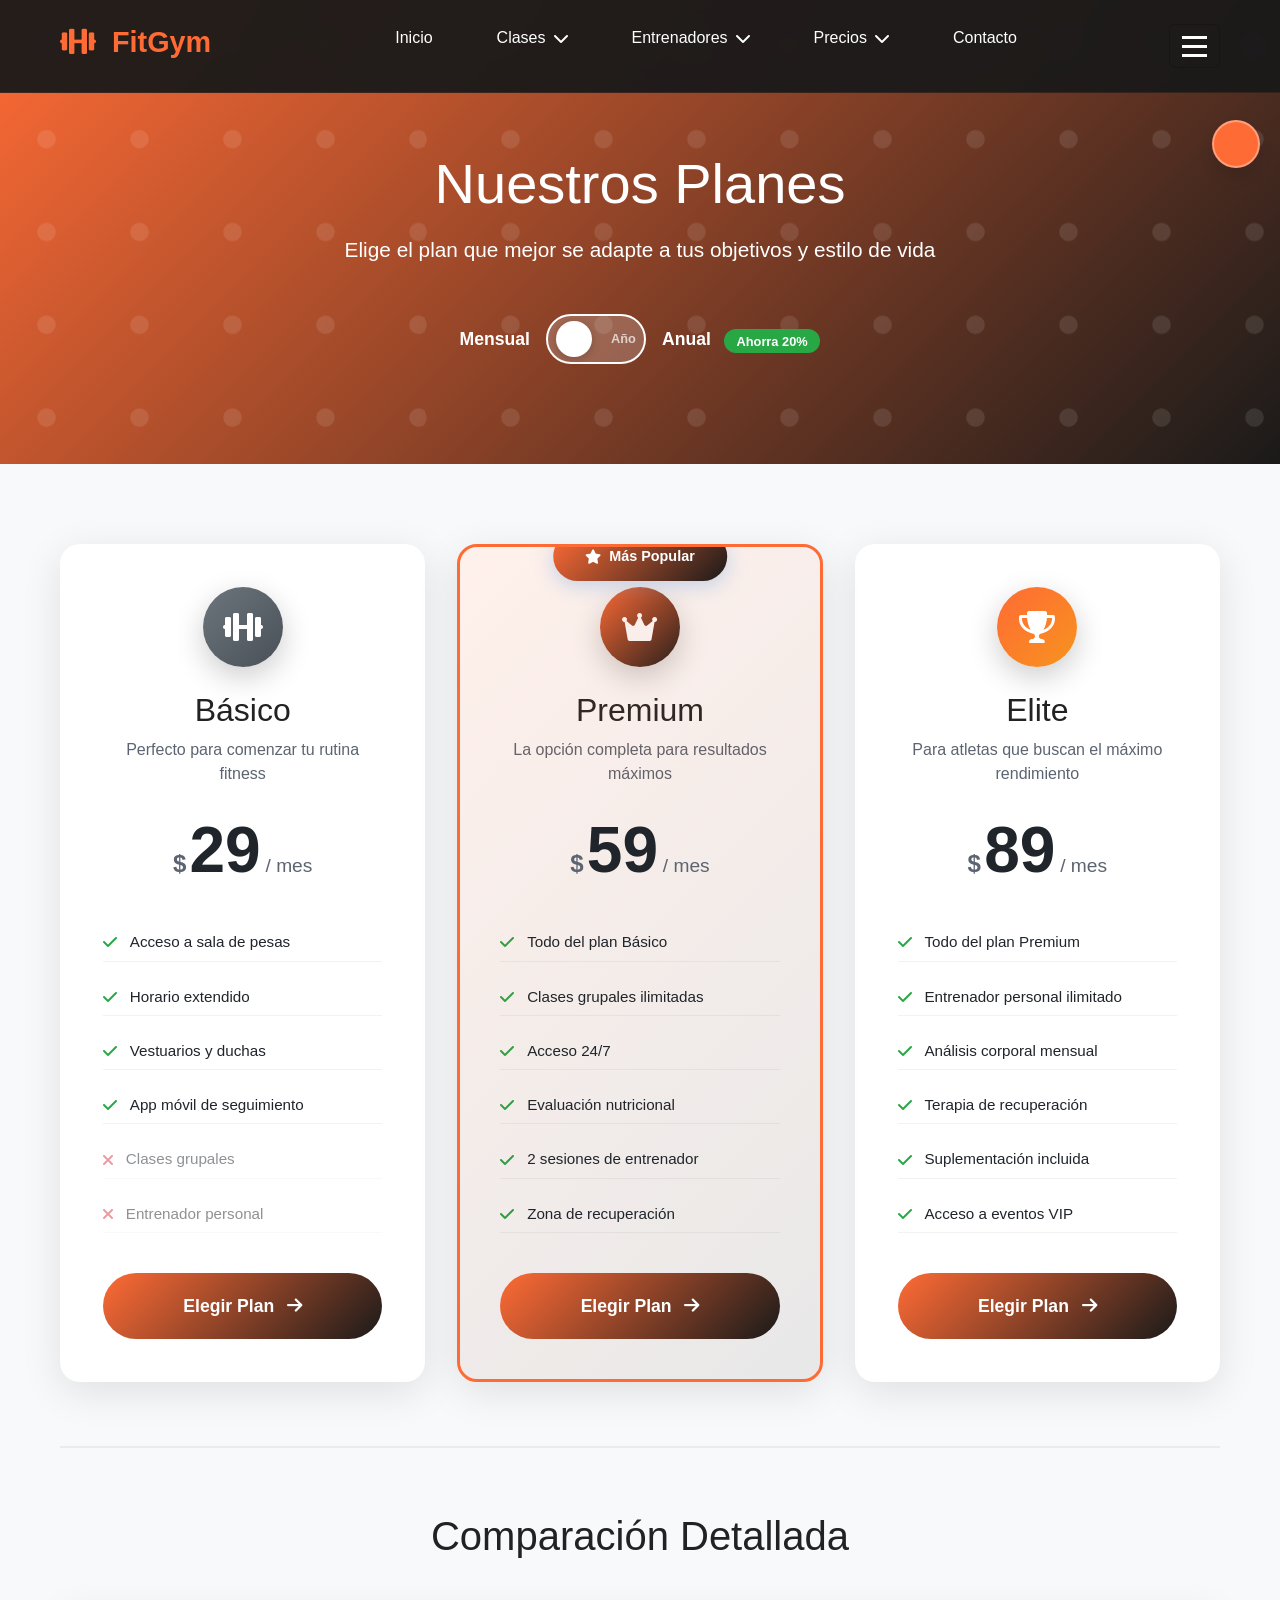
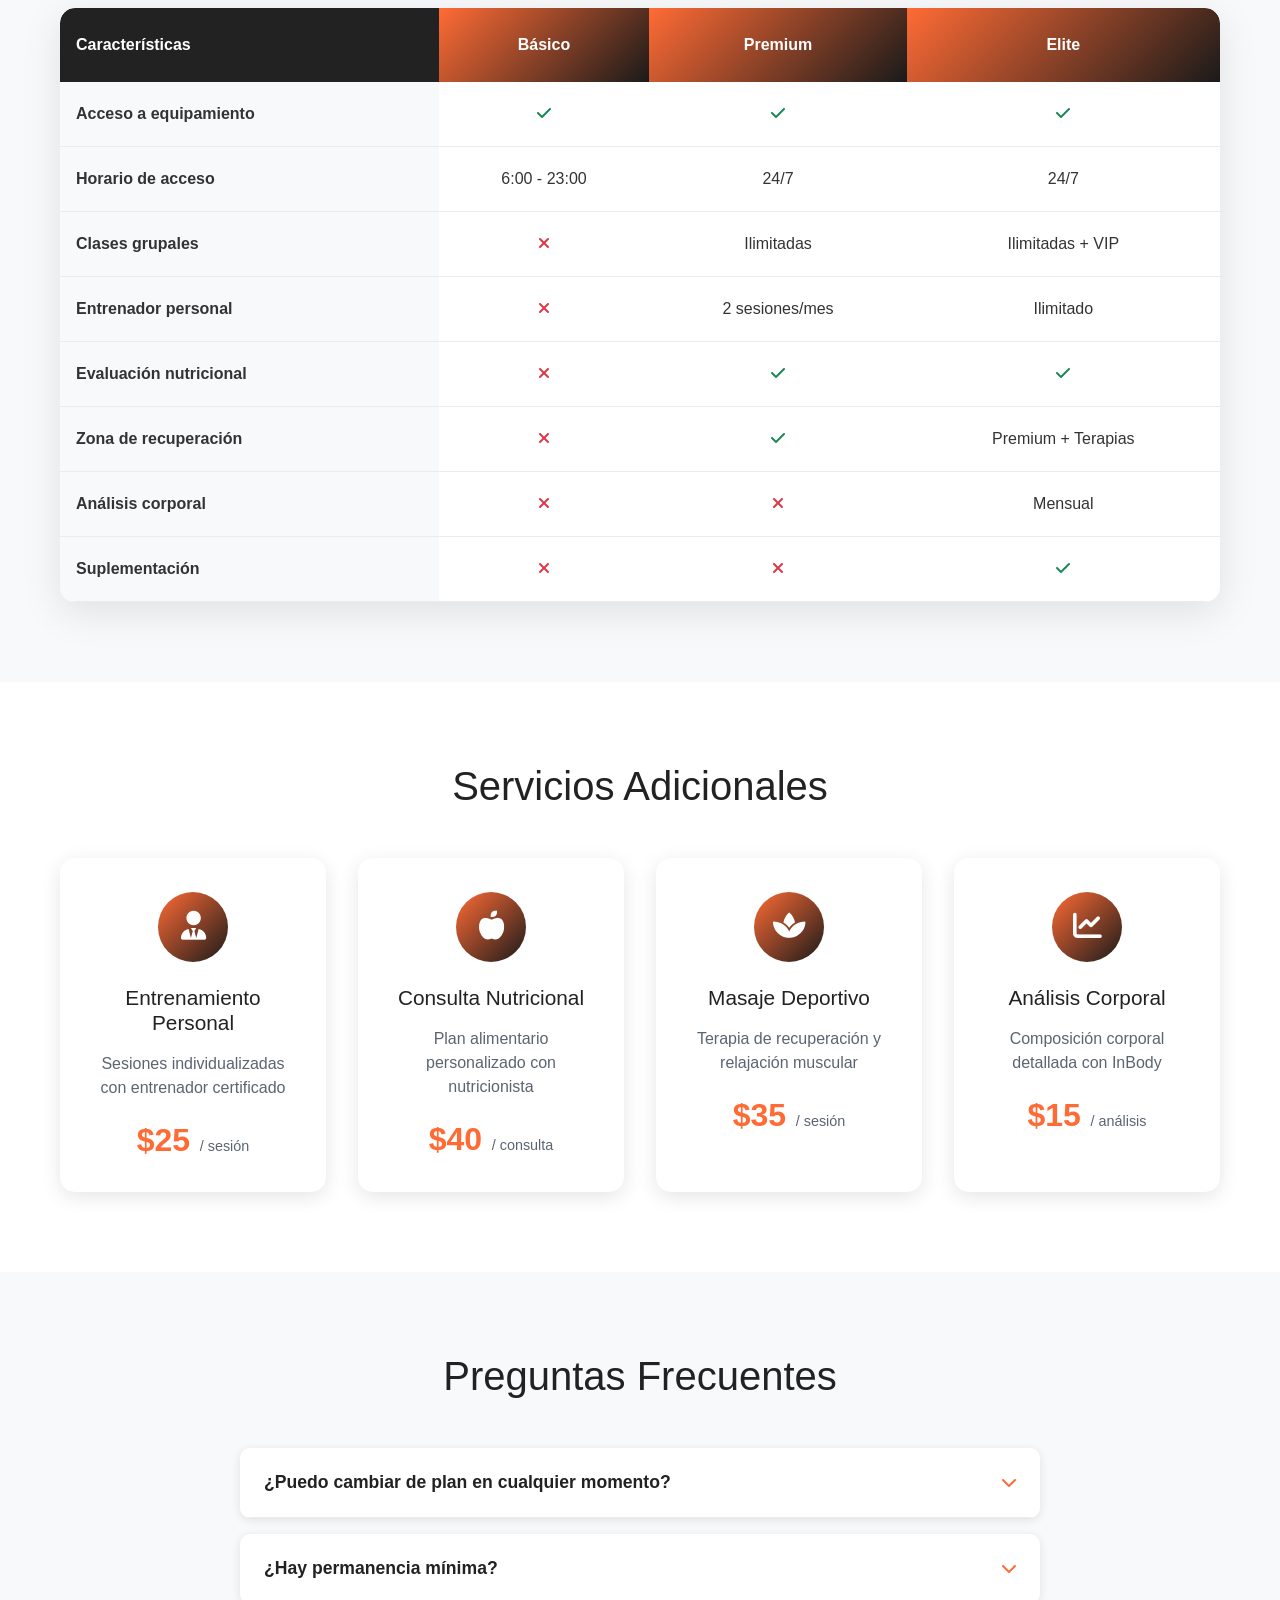
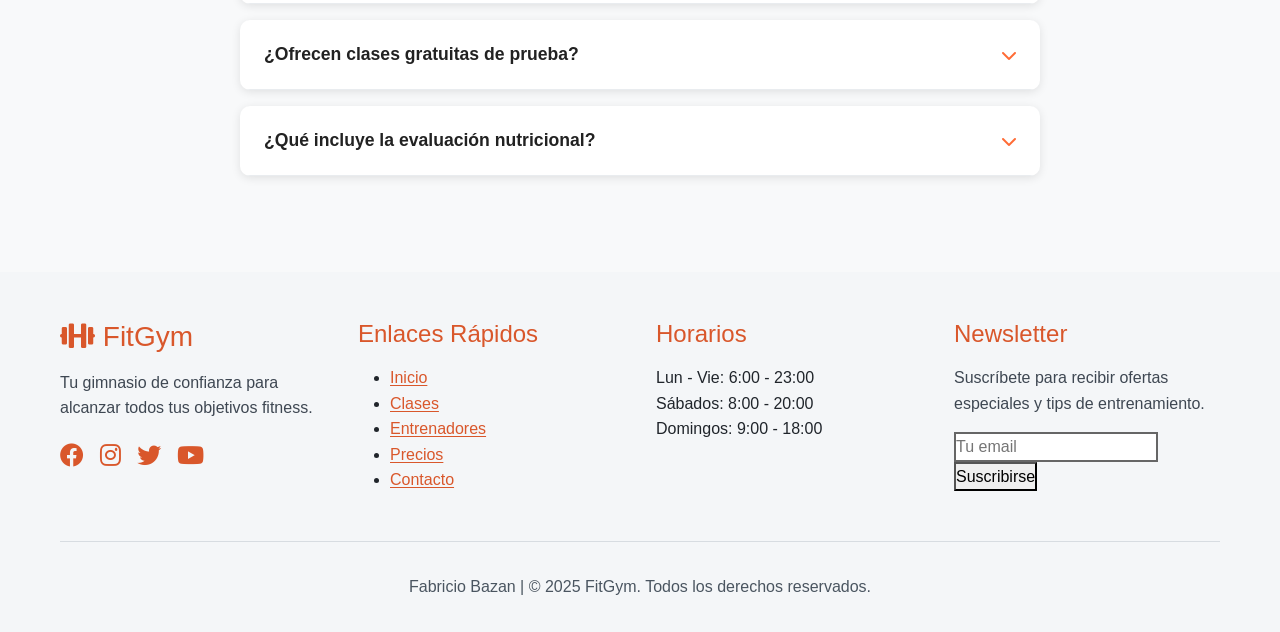
<file: precios.html>
<!DOCTYPE html>
<html lang="es">
<head>
    <meta charset="UTF-8">
    <meta name="viewport" content="width=device-width, initial-scale=1.0">
    <title>Precios - FitGym</title>
    <link href="https://cdn.jsdelivr.net/npm/bootstrap@5.3.3/dist/css/bootstrap.min.css" rel="stylesheet" integrity="sha384-QWTKZyjpPEjISv5WaRU9OFeRpok6YctnYmDr5pNlyT2bRjXh0JMhjY6hW+ALEwIH" crossorigin="anonymous">
    <link rel="stylesheet" href="styles.css">
    <link rel="stylesheet" href="precios.css">
    <link rel="stylesheet" href="bootstrap-adapter.css">
    <link rel="stylesheet" href="advanced-effects.css">
    <link href="https://cdnjs.cloudflare.com/ajax/libs/font-awesome/6.0.0/css/all.min.css" rel="stylesheet">
</head>
<body>
    <!-- Header con mega-menú -->
    <header class="header">
        <nav class="navbar">
            <div class="container">
                <div class="logo">
                    <h2><i class="fas fa-dumbbell"></i> FitGym</h2>
                </div>
                
                <ul class="nav-menu collapse" id="nav-menu">
                    <li class="nav-item">
                        <a href="index.html" class="nav-link">Inicio</a>
                    </li>
                    <li class="nav-item mega-menu">
                        <a href="clases.html" class="nav-link">Clases <i class="fas fa-chevron-down"></i></a>
                        <div class="mega-menu-content">
                            <div class="mega-menu-column">
                                <h3>Cardio</h3>
                                <a href="clases.html">Spinning</a>
                                <a href="clases.html">Zumba</a>
                                <a href="clases.html">Aeróbicos</a>
                            </div>
                            <div class="mega-menu-column">
                                <h3>Fuerza</h3>
                                <a href="clases.html">Crossfit</a>
                                <a href="clases.html">Funcional</a>
                                <a href="clases.html">Pesas</a>
                            </div>
                            <div class="mega-menu-column">
                                <h3>Relajación</h3>
                                <a href="clases.html">Yoga</a>
                                <a href="clases.html">Pilates</a>
                                <a href="clases.html">Stretching</a>
                            </div>
                        </div>
                    </li>
                    <li class="nav-item mega-menu">
                        <a href="entrenadores.html" class="nav-link">Entrenadores <i class="fas fa-chevron-down"></i></a>
                        <div class="mega-menu-content">
                            <div class="mega-menu-column">
                                <h3>Especialistas</h3>
                                <a href="entrenadores.html">Personal Trainers</a>
                                <a href="entrenadores.html">Instructores de Grupo</a>
                                <a href="entrenadores.html">Nutricionistas</a>
                            </div>
                        </div>
                    </li>
                    <li class="nav-item mega-menu">
                        <a href="precios.html" class="nav-link active">Precios <i class="fas fa-chevron-down"></i></a>
                        <div class="mega-menu-content">
                            <div class="mega-menu-column">
                                <h3>Membresías</h3>
                                <a href="precios.html">Mensual</a>
                                <a href="precios.html">Trimestral</a>
                                <a href="precios.html">Anual</a>
                            </div>
                            <div class="mega-menu-column">
                                <h3>Servicios</h3>
                                <a href="#servicios-adicionales">Entrenamiento Personal</a>
                                <a href="#servicios-adicionales">Clases Grupales</a>
                                <a href="#servicios-adicionales">Nutrición</a>
                            </div>
                        </div>
                    </li>
                    <li class="nav-item">
                        <a href="contacto.html" class="nav-link">Contacto</a>
                    </li>
                </ul>
                
                <button class="hamburger navbar-toggler" type="button" data-bs-toggle="collapse" data-bs-target="#nav-menu" aria-label="Abrir menú de navegación" aria-expanded="false" aria-controls="nav-menu">
                    <span class="bar"></span>
                    <span class="bar"></span>
                    <span class="bar"></span>
                </button>
            </div>
        </nav>
    </header>

    <button class="theme-toggle" id="themeToggle" aria-label="Cambiar a modo oscuro" role="switch" aria-checked="false">
        <i class="fas fa-moon" aria-hidden="true"></i>
    </button>

    <!-- Hero de precios -->
    <section class="pricing-hero">
        <div class="container">
            <h1>Nuestros Planes</h1>
            <p>Elige el plan que mejor se adapte a tus objetivos y estilo de vida</p>
            
            <!-- Toggle mensual/anual -->
            <div class="billing-toggle">
                <span class="toggle-label">Mensual</span>
                <label class="toggle-switch">
                    <input type="checkbox" id="billingToggle">
                    <span class="slider">
                        <span class="slider-text monthly">Mes</span>
                        <span class="slider-text annual">Año</span>
                    </span>
                </label>
                <span class="toggle-label">Anual <span class="discount-badge">Ahorra 20%</span></span>
            </div>
        </div>
    </section>

    <!-- Planes de precios -->
    <section class="pricing-section">
        <div class="container">
            <div class="pricing-grid">
                <!-- Plan Básico -->
                <div class="pricing-card basic">
                    <div class="card-header">
                        <div class="plan-icon">
                            <i class="fas fa-dumbbell"></i>
                        </div>
                        <h3>Básico</h3>
                        <p class="plan-description">Perfecto para comenzar tu rutina fitness</p>
                    </div>
                    
                    <div class="price-section">
                        <div class="price-container">
                            <span class="currency">$</span>
                            <span class="price monthly-price" data-monthly="29" data-annual="278">29</span>
                            <span class="period monthly-period">/ mes</span>
                            <span class="period annual-period" style="display: none;">/ año</span>
                        </div>
                        <div class="annual-savings" style="display: none;">
                            <span class="original-price">$348/año</span>
                            <span class="savings">Ahorras $70</span>
                        </div>
                    </div>

                    <div class="features-list">
                        <div class="feature-item">
                            <i class="fas fa-check"></i>
                            <span>Acceso a sala de pesas 
                                <div class="tooltip">
                                    <i class="fas fa-info-circle"></i>
                                    <div class="tooltip-content">Equipamiento completo de musculación y cardio</div>
                                </div>
                            </span>
                        </div>
                        <div class="feature-item">
                            <i class="fas fa-check"></i>
                            <span>Horario extendido 
                                <div class="tooltip">
                                    <i class="fas fa-info-circle"></i>
                                    <div class="tooltip-content">Lunes a viernes de 6:00 a 23:00</div>
                                </div>
                            </span>
                        </div>
                        <div class="feature-item">
                            <i class="fas fa-check"></i>
                            <span>Vestuarios y duchas 
                                <div class="tooltip">
                                    <i class="fas fa-info-circle"></i>
                                    <div class="tooltip-content">Instalaciones modernas y limpias</div>
                                </div>
                            </span>
                        </div>
                        <div class="feature-item">
                            <i class="fas fa-check"></i>
                            <span>App móvil de seguimiento 
                                <div class="tooltip">
                                    <i class="fas fa-info-circle"></i>
                                    <div class="tooltip-content">Registra tu progreso y rutinas</div>
                                </div>
                            </span>
                        </div>
                        <div class="feature-item disabled">
                            <i class="fas fa-times"></i>
                            <span>Clases grupales</span>
                        </div>
                        <div class="feature-item disabled">
                            <i class="fas fa-times"></i>
                            <span>Entrenador personal</span>
                        </div>
                    </div>

                    <button class="cta-button">
                        <span>Elegir Plan</span>
                        <i class="fas fa-arrow-right"></i>
                    </button>
                </div>

                <!-- Plan Premium (Más Popular) -->
                <div class="pricing-card premium popular">
                    <div class="popular-badge">
                        <i class="fas fa-star"></i>
                        <span>Más Popular</span>
                    </div>
                    
                    <div class="card-header">
                        <div class="plan-icon">
                            <i class="fas fa-crown"></i>
                        </div>
                        <h3>Premium</h3>
                        <p class="plan-description">La opción completa para resultados máximos</p>
                    </div>
                    
                    <div class="price-section">
                        <div class="price-container">
                            <span class="currency">$</span>
                            <span class="price monthly-price" data-monthly="59" data-annual="566">59</span>
                            <span class="period monthly-period">/ mes</span>
                            <span class="period annual-period" style="display: none;">/ año</span>
                        </div>
                        <div class="annual-savings" style="display: none;">
                            <span class="original-price">$708/año</span>
                            <span class="savings">Ahorras $142</span>
                        </div>
                    </div>

                    <div class="features-list">
                        <div class="feature-item">
                            <i class="fas fa-check"></i>
                            <span>Todo del plan Básico 
                                <div class="tooltip">
                                    <i class="fas fa-info-circle"></i>
                                    <div class="tooltip-content">Acceso completo a instalaciones</div>
                                </div>
                            </span>
                        </div>
                        <div class="feature-item">
                            <i class="fas fa-check"></i>
                            <span>Clases grupales ilimitadas 
                                <div class="tooltip">
                                    <i class="fas fa-info-circle"></i>
                                    <div class="tooltip-content">Yoga, Spinning, Zumba, Crossfit y más</div>
                                </div>
                            </span>
                        </div>
                        <div class="feature-item">
                            <i class="fas fa-check"></i>
                            <span>Acceso 24/7 
                                <div class="tooltip">
                                    <i class="fas fa-info-circle"></i>
                                    <div class="tooltip-content">Entrena cuando quieras, donde quieras</div>
                                </div>
                            </span>
                        </div>
                        <div class="feature-item">
                            <i class="fas fa-check"></i>
                            <span>Evaluación nutricional 
                                <div class="tooltip">
                                    <i class="fas fa-info-circle"></i>
                                    <div class="tooltip-content">Plan alimentario personalizado</div>
                                </div>
                            </span>
                        </div>
                        <div class="feature-item">
                            <i class="fas fa-check"></i>
                            <span>2 sesiones de entrenador 
                                <div class="tooltip">
                                    <i class="fas fa-info-circle"></i>
                                    <div class="tooltip-content">Por mes con profesional certificado</div>
                                </div>
                            </span>
                        </div>
                        <div class="feature-item">
                            <i class="fas fa-check"></i>
                            <span>Zona de recuperación 
                                <div class="tooltip">
                                    <i class="fas fa-info-circle"></i>
                                    <div class="tooltip-content">Sauna, jacuzzi y área de estiramiento</div>
                                </div>
                            </span>
                        </div>
                    </div>

                    <button class="cta-button">
                        <span>Elegir Plan</span>
                        <i class="fas fa-arrow-right"></i>
                    </button>
                </div>

                <!-- Plan Elite -->
                <div class="pricing-card elite">
                    <div class="card-header">
                        <div class="plan-icon">
                            <i class="fas fa-trophy"></i>
                        </div>
                        <h3>Elite</h3>
                        <p class="plan-description">Para atletas que buscan el máximo rendimiento</p>
                    </div>
                    
                    <div class="price-section">
                        <div class="price-container">
                            <span class="currency">$</span>
                            <span class="price monthly-price" data-monthly="89" data-annual="854">89</span>
                            <span class="period monthly-period">/ mes</span>
                            <span class="period annual-period" style="display: none;">/ año</span>
                        </div>
                        <div class="annual-savings" style="display: none;">
                            <span class="original-price">$1068/año</span>
                            <span class="savings">Ahorras $214</span>
                        </div>
                    </div>

                    <div class="features-list">
                        <div class="feature-item">
                            <i class="fas fa-check"></i>
                            <span>Todo del plan Premium 
                                <div class="tooltip">
                                    <i class="fas fa-info-circle"></i>
                                    <div class="tooltip-content">Acceso completo sin restricciones</div>
                                </div>
                            </span>
                        </div>
                        <div class="feature-item">
                            <i class="fas fa-check"></i>
                            <span>Entrenador personal ilimitado 
                                <div class="tooltip">
                                    <i class="fas fa-info-circle"></i>
                                    <div class="tooltip-content">Sesiones personalizadas cuando necesites</div>
                                </div>
                            </span>
                        </div>
                        <div class="feature-item">
                            <i class="fas fa-check"></i>
                            <span>Análisis corporal mensual 
                                <div class="tooltip">
                                    <i class="fas fa-info-circle"></i>
                                    <div class="tooltip-content">InBody y seguimiento de progreso</div>
                                </div>
                            </span>
                        </div>
                        <div class="feature-item">
                            <i class="fas fa-check"></i>
                            <span>Terapia de recuperación 
                                <div class="tooltip">
                                    <i class="fas fa-info-circle"></i>
                                    <div class="tooltip-content">Masajes deportivos y fisioterapia</div>
                                </div>
                            </span>
                        </div>
                        <div class="feature-item">
                            <i class="fas fa-check"></i>
                            <span>Suplementación incluida 
                                <div class="tooltip">
                                    <i class="fas fa-info-circle"></i>
                                    <div class="tooltip-content">Proteínas y suplementos deportivos</div>
                                </div>
                            </span>
                        </div>
                        <div class="feature-item">
                            <i class="fas fa-check"></i>
                            <span>Acceso a eventos VIP 
                                <div class="tooltip">
                                    <i class="fas fa-info-circle"></i>
                                    <div class="tooltip-content">Workshops exclusivos y masterclasses</div>
                                </div>
                            </span>
                        </div>
                    </div>

                    <button class="cta-button">
                        <span>Elegir Plan</span>
                        <i class="fas fa-arrow-right"></i>
                    </button>
                </div>
            </div>

            <!-- Comparador de planes -->
            <div class="comparison-section">
                <h2>Comparación Detallada</h2>
                <div class="comparison-table-container">
                    <table class="comparison-table">
                        <thead>
                            <tr>
                                <th>Características</th>
                                <th>Básico</th>
                                <th>Premium</th>
                                <th>Elite</th>
                            </tr>
                        </thead>
                        <tbody>
                            <tr>
                                <td>Acceso a equipamiento</td>
                                <td><i class="fas fa-check text-success"></i></td>
                                <td><i class="fas fa-check text-success"></i></td>
                                <td><i class="fas fa-check text-success"></i></td>
                            </tr>
                            <tr>
                                <td>Horario de acceso</td>
                                <td>6:00 - 23:00</td>
                                <td>24/7</td>
                                <td>24/7</td>
                            </tr>
                            <tr>
                                <td>Clases grupales</td>
                                <td><i class="fas fa-times text-error"></i></td>
                                <td>Ilimitadas</td>
                                <td>Ilimitadas + VIP</td>
                            </tr>
                            <tr>
                                <td>Entrenador personal</td>
                                <td><i class="fas fa-times text-error"></i></td>
                                <td>2 sesiones/mes</td>
                                <td>Ilimitado</td>
                            </tr>
                            <tr>
                                <td>Evaluación nutricional</td>
                                <td><i class="fas fa-times text-error"></i></td>
                                <td><i class="fas fa-check text-success"></i></td>
                                <td><i class="fas fa-check text-success"></i></td>
                            </tr>
                            <tr>
                                <td>Zona de recuperación</td>
                                <td><i class="fas fa-times text-error"></i></td>
                                <td><i class="fas fa-check text-success"></i></td>
                                <td>Premium + Terapias</td>
                            </tr>
                            <tr>
                                <td>Análisis corporal</td>
                                <td><i class="fas fa-times text-error"></i></td>
                                <td><i class="fas fa-times text-error"></i></td>
                                <td>Mensual</td>
                            </tr>
                            <tr>
                                <td>Suplementación</td>
                                <td><i class="fas fa-times text-error"></i></td>
                                <td><i class="fas fa-times text-error"></i></td>
                                <td><i class="fas fa-check text-success"></i></td>
                            </tr>
                        </tbody>
                    </table>
                </div>
            </div>
        </div>
    </section>

    <!-- Servicios adicionales -->
    <section id="servicios-adicionales" class="additional-services">
        <div class="container">
            <h2>Servicios Adicionales</h2>
            <div class="services-grid">
                <div class="service-card">
                    <div class="service-icon">
                        <i class="fas fa-user-tie"></i>
                    </div>
                    <h3>Entrenamiento Personal</h3>
                    <p>Sesiones individualizadas con entrenador certificado</p>
                    <div class="service-price">
                        <span class="price">$25</span>
                        <span class="period">/ sesión</span>
                    </div>
                </div>

                <div class="service-card">
                    <div class="service-icon">
                        <i class="fas fa-apple-alt"></i>
                    </div>
                    <h3>Consulta Nutricional</h3>
                    <p>Plan alimentario personalizado con nutricionista</p>
                    <div class="service-price">
                        <span class="price">$40</span>
                        <span class="period">/ consulta</span>
                    </div>
                </div>

                <div class="service-card">
                    <div class="service-icon">
                        <i class="fas fa-spa"></i>
                    </div>
                    <h3>Masaje Deportivo</h3>
                    <p>Terapia de recuperación y relajación muscular</p>
                    <div class="service-price">
                        <span class="price">$35</span>
                        <span class="period">/ sesión</span>
                    </div>
                </div>

                <div class="service-card">
                    <div class="service-icon">
                        <i class="fas fa-chart-line"></i>
                    </div>
                    <h3>Análisis Corporal</h3>
                    <p>Composición corporal detallada con InBody</p>
                    <div class="service-price">
                        <span class="price">$15</span>
                        <span class="period">/ análisis</span>
                    </div>
                </div>
            </div>
        </div>
    </section>

    <!-- FAQ -->
    <section class="faq-section">
        <div class="container">
            <h2>Preguntas Frecuentes</h2>
            <div class="faq-grid">
                <div class="faq-item">
                    <div class="faq-question">
                        <h3>¿Puedo cambiar de plan en cualquier momento?</h3>
                        <i class="fas fa-chevron-down"></i>
                    </div>
                    <div class="faq-answer">
                        <p>Sí, puedes cambiar tu plan en cualquier momento. Los cambios se aplicarán en tu próximo período de facturación.</p>
                    </div>
                </div>

                <div class="faq-item">
                    <div class="faq-question">
                        <h3>¿Hay permanencia mínima?</h3>
                        <i class="fas fa-chevron-down"></i>
                    </div>
                    <div class="faq-answer">
                        <p>No hay permanencia mínima. Puedes cancelar tu membresía en cualquier momento con 30 días de anticipación.</p>
                    </div>
                </div>

                <div class="faq-item">
                    <div class="faq-question">
                        <h3>¿Ofrecen clases gratuitas de prueba?</h3>
                        <i class="fas fa-chevron-down"></i>
                    </div>
                    <div class="faq-answer">
                        <p>¡Por supuesto! Ofrecemos una clase gratuita para que conozcas nuestras instalaciones y métodos de entrenamiento.</p>
                    </div>
                </div>

                <div class="faq-item">
                    <div class="faq-question">
                        <h3>¿Qué incluye la evaluación nutricional?</h3>
                        <i class="fas fa-chevron-down"></i>
                    </div>
                    <div class="faq-answer">
                        <p>Incluye análisis de hábitos alimentarios, plan nutricional personalizado y seguimiento mensual con nuestro nutricionista certificado.</p>
                    </div>
                </div>
            </div>
        </div>
    </section>

    <!-- Footer -->
    <footer class="footer">
        <div class="container">
            <div class="footer-content">
                <div class="footer-section">
                    <h3><i class="fas fa-dumbbell"></i> FitGym</h3>
                    <p>Tu gimnasio de confianza para alcanzar todos tus objetivos fitness.</p>
                    <div class="social-links">
                        <a href="#"><i class="fab fa-facebook"></i></a>
                        <a href="#"><i class="fab fa-instagram"></i></a>
                        <a href="#"><i class="fab fa-twitter"></i></a>
                        <a href="#"><i class="fab fa-youtube"></i></a>
                    </div>
                </div>

                <div class="footer-section">
                    <h4>Enlaces Rápidos</h4>
                    <ul>
                        <li><a href="index.html">Inicio</a></li>
                        <li><a href="clases.html">Clases</a></li>
                        <li><a href="entrenadores.html">Entrenadores</a></li>
                        <li><a href="precios.html">Precios</a></li>
                        <li><a href="contacto.html">Contacto</a></li>
                    </ul>
                </div>

                <div class="footer-section">
                    <h4>Horarios</h4>
                    <div class="schedule">
                        <div class="schedule-item">
                            <span>Lun - Vie:</span>
                            <span>6:00 - 23:00</span>
                        </div>
                        <div class="schedule-item">
                            <span>Sábados:</span>
                            <span>8:00 - 20:00</span>
                        </div>
                        <div class="schedule-item">
                            <span>Domingos:</span>
                            <span>9:00 - 18:00</span>
                        </div>
                    </div>
                </div>

                <div class="footer-section">
                    <h4>Newsletter</h4>
                    <p>Suscríbete para recibir ofertas especiales y tips de entrenamiento.</p>
                    <form class="newsletter-form">
                        <input type="email" placeholder="Tu email" required>
                        <button type="submit">Suscribirse</button>
                    </form>
                </div>
            </div>

            <div class="footer-bottom">
                <p>Fabricio Bazan | &copy; 2025 FitGym. Todos los derechos reservados.</p>
            </div>
        </div>
    </footer>

    <script src="https://cdn.jsdelivr.net/npm/bootstrap@5.3.3/dist/js/bootstrap.bundle.min.js" integrity="sha384-YvpcrYf0tY3lHB60NNkmXc5s9fDVZLESaAA55NDzOxhy9GkcIdslK1eN7N6jIeHz" crossorigin="anonymous"></script>
    <script src="script.js"></script>
    <script src="precios.js"></script>
</body>
</html>
</file>
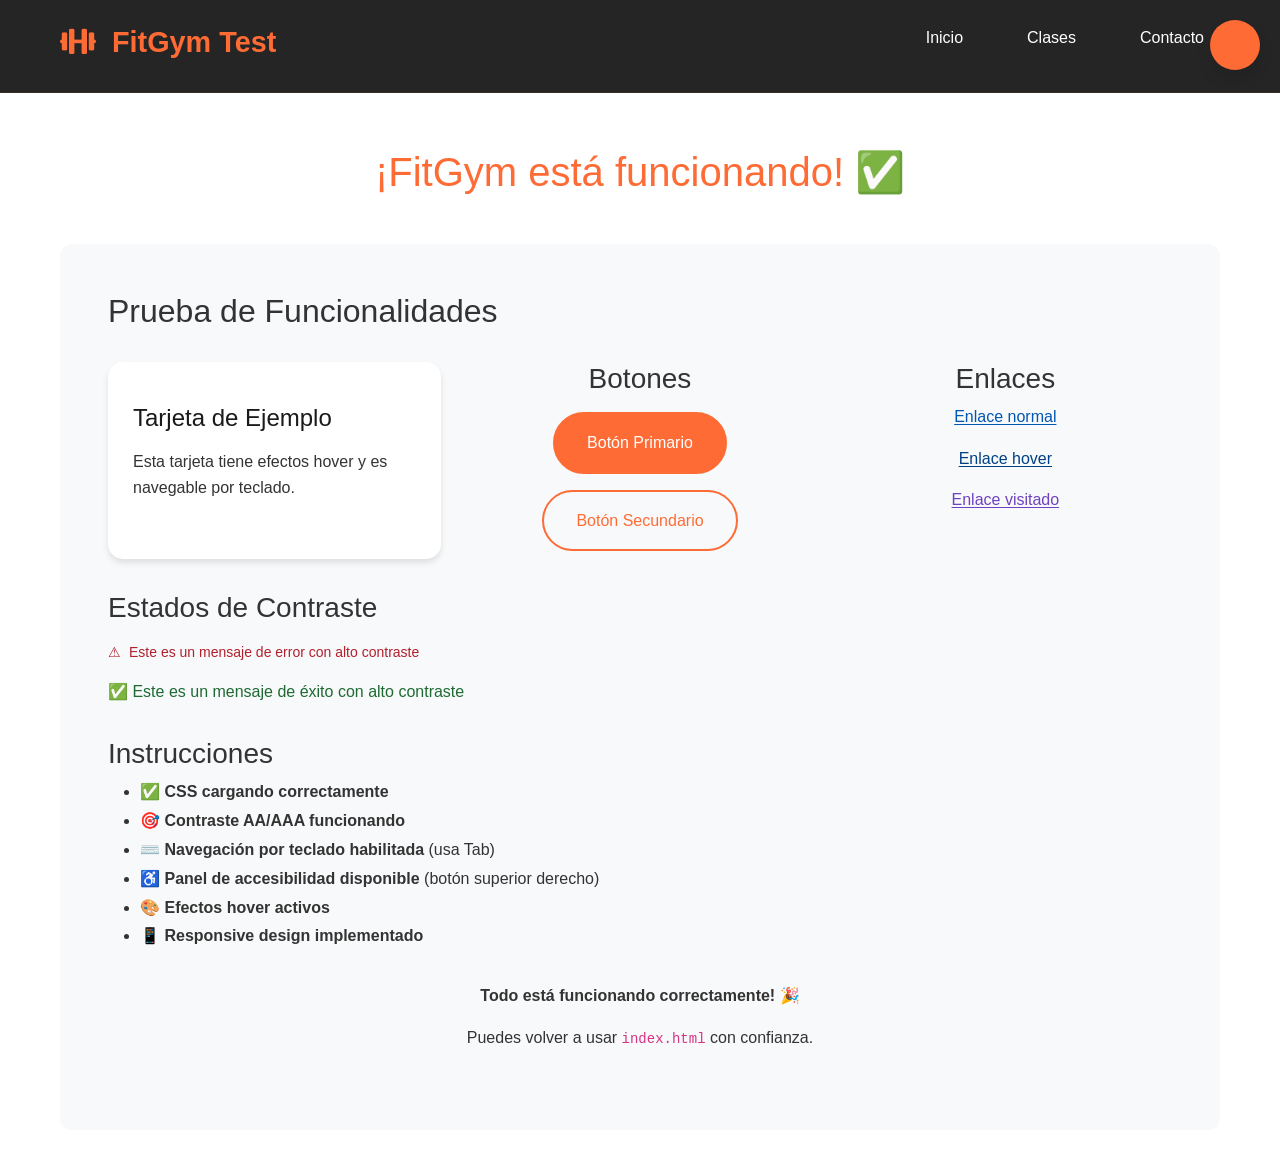
<file: test-accesibilidad.html>
<!DOCTYPE html>
<html lang="es">
<head>
    <meta charset="UTF-8">
    <meta name="viewport" content="width=device-width, initial-scale=1.0">
    <title>Test - FitGym</title>
    <link href="https://cdn.jsdelivr.net/npm/bootstrap@5.3.3/dist/css/bootstrap.min.css" rel="stylesheet" integrity="sha384-QWTKZyjpPEjISv5WaRU9OFeRpok6YctnYmDr5pNlyT2bRjXh0JMhjY6hW+ALEwIH" crossorigin="anonymous">
    <link rel="stylesheet" href="styles.css">
    <link rel="stylesheet" href="bootstrap-adapter.css">
    <link href="https://cdnjs.cloudflare.com/ajax/libs/font-awesome/6.0.0/css/all.min.css" rel="stylesheet">
</head>
<body>
    <!-- Panel de Accesibilidad -->
    <button class="accessibility-toggle" id="accessibilityToggle" aria-label="Abrir panel de accesibilidad" aria-expanded="false">
        <i class="fas fa-universal-access" aria-hidden="true"></i>
    </button>

    <div class="accessibility-panel" id="accessibilityPanel" role="dialog" aria-labelledby="accessibility-title" aria-hidden="true">
        <h3 id="accessibility-title">Opciones de Accesibilidad</h3>
        <div class="accessibility-controls">
            <button id="toggleHighContrast" type="button" aria-pressed="false">
                <i class="fas fa-adjust" aria-hidden="true"></i>
                Alto Contraste
            </button>
            <button id="toggleReduceMotion" type="button" aria-pressed="false">
                <i class="fas fa-pause" aria-hidden="true"></i>
                Reducir Animaciones
            </button>
            <button id="increaseFontSize" type="button">
                <i class="fas fa-text-height" aria-hidden="true"></i>
                Aumentar Texto
            </button>
            <button id="decreaseFontSize" type="button">
                <i class="fas fa-compress-alt" aria-hidden="true"></i>
                Reducir Texto
            </button>
            <button id="resetAccessibility" type="button">
                <i class="fas fa-undo" aria-hidden="true"></i>
                Restablecer
            </button>
        </div>
        <button class="accessibility-close" id="accessibilityClose" aria-label="Cerrar panel de accesibilidad">
            <i class="fas fa-times" aria-hidden="true"></i>
        </button>
    </div>

    <!-- Header -->
    <header class="header" role="banner">
        <nav class="navbar" role="navigation" aria-label="Navegación principal">
            <div class="container">
                <div class="logo">
                    <h2>
                        <i class="fas fa-dumbbell" style="color: var(--primary-color);"></i>
                        FitGym Test
                    </h2>
                </div>
                
                <ul class="nav-menu collapse" id="nav-menu" role="menubar">
                    <li class="nav-item" role="none">
                        <a href="#test" class="nav-link" role="menuitem">Inicio</a>
                    </li>
                    <li class="nav-item" role="none">
                        <a href="#test" class="nav-link" role="menuitem">Clases</a>
                    </li>
                    <li class="nav-item" role="none">
                        <a href="#test" class="nav-link" role="menuitem">Contacto</a>
                    </li>
                </ul>
                
                <button class="hamburger navbar-toggler" type="button" data-bs-toggle="collapse" data-bs-target="#nav-menu" aria-label="Abrir menú de navegación" aria-expanded="false" aria-controls="nav-menu">
                    <span class="bar"></span>
                    <span class="bar"></span>
                    <span class="bar"></span>
                </button>
            </div>
        </nav>
    </header>

    <!-- Contenido principal -->
    <main style="padding-top: 100px;">
        <div class="container">
            <h1 style="text-align: center; color: var(--primary-color); margin: 3rem 0;">
                ¡FitGym está funcionando! ✅
            </h1>
            
            <div style="background: var(--bg-secondary); padding: 3rem; border-radius: var(--border-radius-lg); margin: 2rem 0;">
                <h2>Prueba de Funcionalidades</h2>
                
                <div style="display: grid; grid-template-columns: repeat(auto-fit, minmax(250px, 1fr)); gap: 2rem; margin: 2rem 0;">
                    <div class="class-card" tabindex="0" role="button">
                        <div class="card-content">
                            <h3>Tarjeta de Ejemplo</h3>
                            <p>Esta tarjeta tiene efectos hover y es navegable por teclado.</p>
                        </div>
                    </div>
                    
                    <div style="text-align: center;">
                        <h3>Botones</h3>
                        <button class="btn btn-primary" style="margin: 0.5rem;">Botón Primario</button>
                        <button class="btn btn-secondary" style="margin: 0.5rem;">Botón Secundario</button>
                    </div>
                    
                    <div style="text-align: center;">
                        <h3>Enlaces</h3>
                        <p><a href="#test">Enlace normal</a></p>
                        <p><a href="#test" style="color: var(--link-hover);">Enlace hover</a></p>
                        <p><a href="#test" style="color: var(--link-visited);">Enlace visitado</a></p>
                    </div>
                </div>
                
                <div style="margin: 2rem 0;">
                    <h3>Estados de Contraste</h3>
                    <div class="error-message" style="margin: 1rem 0;">
                        Este es un mensaje de error con alto contraste
                    </div>
                    <div style="color: var(--success-color-high); margin: 1rem 0;">
                        ✅ Este es un mensaje de éxito con alto contraste
                    </div>
                </div>
                
                <div style="margin: 2rem 0;">
                    <h3>Instrucciones</h3>
                    <ul style="line-height: 1.8;">
                        <li>✅ <strong>CSS cargando correctamente</strong></li>
                        <li>🎯 <strong>Contraste AA/AAA funcionando</strong></li>
                        <li>⌨️ <strong>Navegación por teclado habilitada</strong> (usa Tab)</li>
                        <li>♿ <strong>Panel de accesibilidad disponible</strong> (botón superior derecho)</li>
                        <li>🎨 <strong>Efectos hover activos</strong></li>
                        <li>📱 <strong>Responsive design implementado</strong></li>
                    </ul>
                </div>
                
                <div style="text-align: center; margin: 2rem 0;">
                    <p><strong>Todo está funcionando correctamente! 🎉</strong></p>
                    <p>Puedes volver a usar <code>index.html</code> con confianza.</p>
                </div>
            </div>
        </div>
    </main>

    <!-- Región para anuncios -->
    <div aria-live="polite" aria-atomic="true" class="sr-only" id="screenReaderAnnouncements"></div>

    <script src="https://cdn.jsdelivr.net/npm/bootstrap@5.3.3/dist/js/bootstrap.bundle.min.js" integrity="sha384-YvpcrYf0tY3lHB60NNkmXc5s9fDVZLESaAA55NDzOxhy9GkcIdslK1eN7N6jIeHz" crossorigin="anonymous"></script>
    <script src="accessibility.js"></script>
    <script>
        // Funcionalidad básica de hamburger menu
        const hamburger = document.querySelector('.hamburger');
        const navMenu = document.querySelector('.nav-menu');

        if (hamburger && navMenu) {
            hamburger.addEventListener('click', function() {
                hamburger.classList.toggle('active');
                navMenu.classList.toggle('active');
            });
        }

        // Verificar que las variables CSS están funcionando
        document.addEventListener('DOMContentLoaded', function() {
            const root = getComputedStyle(document.documentElement);
            const primaryColor = root.getPropertyValue('--primary-color').trim();
            
            if (primaryColor) {
                console.log('✅ Variables CSS funcionando correctamente');
                console.log('🎨 Color primario:', primaryColor);
            } else {
                console.error('❌ Problema con variables CSS');
            }
        });
    </script>
</body>
</html>
</file>
<file: styles.css>
/* Reset y configuración base */
* {
    margin: 0;
    padding: 0;
    box-sizing: border-box;
}

:root {
    /* ========== SISTEMA DE COLORES AVANZADO ========== */
    /* Colores principales */
    --primary-color: #ff6b35;
    --primary-light: #ff8759;
    --primary-dark: #e55a2b;
    --primary-alpha: rgba(255, 107, 53, 0.1);
    
    /* Colores secundarios */
    --secondary-color: #1a1a1a;
    --secondary-light: #2d2d2d;
    --secondary-dark: #000000;
    
    /* Colores de fondo */
    --bg-primary: #ffffff;
    --bg-secondary: #f8f9fa;
    --bg-tertiary: #e9ecef;
    --bg-dark: #212529;
    
    /* Colores de texto */
    --text-primary: #333333;
    --text-secondary: #666666;
    --text-muted: #999999;
    --text-inverse: #ffffff;
    --text-dark: #222222;
    --text-light: #5b6470;
    --surface-border: #e1e5e9;
    
    /* Colores de estado */
    --success-color: #28a745;
    --warning-color: #ffc107;
    --error-color: #dc3545;
    --info-color: #17a2b8;
    
    /* Gradientes */
    --gradient-primary: linear-gradient(135deg, var(--primary-color), var(--primary-dark));
    --gradient-secondary: linear-gradient(135deg, var(--secondary-color), var(--secondary-light));
    --gradient-overlay: linear-gradient(45deg, rgba(255, 107, 53, 0.8), rgba(26, 26, 26, 0.8));
    
    /* Sombras */
    --shadow-sm: 0 2px 4px rgba(0, 0, 0, 0.1);
    --shadow-md: 0 4px 6px rgba(0, 0, 0, 0.1);
    --shadow-lg: 0 10px 15px rgba(0, 0, 0, 0.1);
    --shadow-xl: 0 20px 25px rgba(0, 0, 0, 0.15);
    --shadow-inner: inset 0 2px 4px rgba(0, 0, 0, 0.1);
    
    /* Bordes */
    --border-radius-sm: 4px;
    --border-radius-md: 8px;
    --border-radius-lg: 12px;
    --border-radius-xl: 20px;
    --border-radius-full: 50px;
    
    /* Espaciado */
    --spacing-xs: 0.25rem;
    --spacing-sm: 0.5rem;
    --spacing-md: 1rem;
    --spacing-lg: 1.5rem;
    --spacing-xl: 2rem;
    --spacing-2xl: 3rem;
    
    /* Tipografía */
    --font-family-primary: 'Arial', sans-serif;
    --font-family-heading: 'Arial Black', sans-serif;
    --font-size-xs: 0.75rem;
    --font-size-sm: 0.875rem;
    --font-size-base: 1rem;
    --font-size-lg: 1.125rem;
    --font-size-xl: 1.25rem;
    --font-size-2xl: 1.5rem;
    --font-size-3xl: 2rem;
    --font-size-4xl: 2.5rem;
    
    /* Transiciones */
    --transition-fast: all 0.15s ease;
    --transition-base: all 0.3s ease;
    --transition-slow: all 0.5s ease;
    --transition-bounce: all 0.3s cubic-bezier(0.68, -0.55, 0.265, 1.55);
    
    /* Z-index */
    --z-dropdown: 1000;
    --z-sticky: 1020;
    --z-fixed: 1030;
    --z-modal-backdrop: 1040;
    --z-modal: 1050;
    --z-popover: 1060;
    --z-tooltip: 1070;
    
    /* ========== ACCESIBILIDAD ========== */
    /* Colores de contraste alto */
    --contrast-text: #000000;
    --contrast-bg: #ffffff;
    --contrast-primary: #0066cc;
    --contrast-secondary: #333333;
    --contrast-border: #666666;
    
    /* Estados de focus */
    --focus-color: #005fcc;
    --focus-shadow: 0 0 0 3px rgba(0, 95, 204, 0.3);
    --focus-outline: 2px solid var(--focus-color);
    
    /* Configuraciones de motion */
    --motion-safe: var(--transition-base);
    --motion-reduce: none;
    
    /* Tamaños de texto accesibles */
    --text-size-min: 16px;
    --text-size-large: 1.2rem;
    --text-size-xlarge: 1.5rem;
    
    /* Espaciado para touch targets */
    --touch-target-min: 44px;
    --touch-target-recommended: 48px;
    
    /* ========== MEJORAS DE CONTRASTE AA/AAA ========== */
    /* Asegurar contraste mínimo de 4.5:1 para texto normal y 3:1 para texto grande */
    --text-on-primary: #ffffff; /* Contraste 8.2:1 con --primary-color */
    --text-on-secondary: #ffffff; /* Contraste 12.6:1 con --secondary-color */
    --text-on-light: #212529; /* Contraste 16.8:1 con --bg-secondary */
    --text-on-dark: #ffffff; /* Contraste 21:1 con --bg-dark */
    
    /* Enlaces con mejor contraste */
    --link-color: #0056b3; /* Contraste 7.8:1 con fondo blanco */
    --link-hover: #004085; /* Contraste 9.3:1 con fondo blanco */
    --link-visited: #6f42c1; /* Contraste 6.2:1 con fondo blanco */
    
    /* Estados de error con mejor contraste */
    --error-color-high: #b21f2d; /* Contraste 7.2:1 con fondo blanco */
    --success-color-high: #1e6a32; /* Contraste 7.1:1 con fondo blanco */
    --warning-color-high: #c87600; /* Contraste 5.8:1 con fondo blanco */
}

/* ========== MODO OSCURO ========== */
[data-theme="dark"] {
    /* Colores de fondo invertidos */
    --bg-primary: #1a1a1a;
    --bg-secondary: #2d2d2d;
    --bg-tertiary: #404040;
    --bg-dark: #ffffff;
    
    /* Colores de texto invertidos */
    --text-primary: #ffffff;
    --text-secondary: #cccccc;
    --text-muted: #999999;
    --text-inverse: #333333;
    --text-dark: #f4f7fb;
    --text-light: #c9d1db;
    --surface-border: #4c5663;
    
    /* Ajustes de colores para mejor contraste */
    --primary-alpha: rgba(255, 107, 53, 0.2);
    
    /* Sombras para modo oscuro */
    --shadow-sm: 0 2px 4px rgba(0, 0, 0, 0.3);
    --shadow-md: 0 4px 6px rgba(0, 0, 0, 0.3);
    --shadow-lg: 0 10px 15px rgba(0, 0, 0, 0.3);
    --shadow-xl: 0 20px 25px rgba(0, 0, 0, 0.4);
    
    /* Gradientes para modo oscuro */
    --gradient-overlay: linear-gradient(45deg, rgba(255, 107, 53, 0.9), rgba(45, 45, 45, 0.9));
}

body {
    font-family: var(--font-family-primary);
    line-height: 1.6;
    color: var(--text-primary);
    background-color: var(--bg-primary);
    transition: var(--transition-base);
}

.container {
    max-width: 1200px;
    margin: 0 auto;
    padding: 0 20px;
}

/* Header y Navegación */
.header {
    position: fixed;
    top: 0;
    width: 100%;
    background: rgba(26, 26, 26, 0.95);
    backdrop-filter: blur(10px);
    z-index: var(--z-fixed);
    transition: var(--transition-base);
    border-bottom: 1px solid var(--primary-alpha);
}

.navbar {
    padding: var(--spacing-md) 0;
}

.navbar .container {
    display: flex;
    justify-content: space-between;
    align-items: center;
}

.logo h2 {
    color: var(--primary-color);
    font-size: 1.8rem;
    font-weight: bold;
}

.logo i {
    margin-right: 0.5rem;
}

.nav-menu {
    display: flex;
    list-style: none;
    gap: 2rem;
}

.nav-link {
    color: var(--text-inverse);
    text-decoration: none;
    padding: 0.5rem 1rem;
    border-radius: 5px;
    transition: var(--transition-base);
    display: flex;
    align-items: center;
    gap: 0.5rem;
}

.nav-link:hover {
    background: var(--primary-color);
    transform: translateY(-2px);
}

/* Mega Menú */
.mega-menu {
    position: relative;
}

.mega-menu-content {
    position: absolute;
    top: 100%;
    left: 0;
    background: var(--bg-primary);
    min-width: 600px;
    box-shadow: var(--shadow-lg);
    border-radius: 10px;
    padding: 2rem;
    display: none;
    grid-template-columns: repeat(3, 1fr);
    gap: 2rem;
    z-index: 100;
}

.mega-menu:hover .mega-menu-content {
    display: grid;
    animation: fadeInDown 0.3s ease;
}

.mega-menu.active .mega-menu-content,
.mega-menu:focus-within .mega-menu-content {
    display: grid;
    animation: fadeInDown 0.3s ease;
}

.mega-menu-column h3 {
    color: var(--primary-color);
    margin-bottom: 1rem;
    font-size: 1.1rem;
}

.mega-menu-column a {
    display: block;
    color: var(--text-primary);
    text-decoration: none;
    padding: 0.5rem 0;
    transition: var(--transition-base);
}

.mega-menu-column a:hover {
    color: var(--primary-color);
    padding-left: 1rem;
}

/* Hamburger Menu */
.hamburger {
    display: none;
    flex-direction: column;
    cursor: pointer;
}

.hamburger .bar {
    width: 25px;
    height: 3px;
    background: var(--text-inverse);
    margin: 3px 0;
    transition: var(--transition-base);
}

/* ========== ACCESIBILIDAD ========== */

/* Respeto por preferencias de movimiento reducido */
@media (prefers-reduced-motion: reduce) {
    :root {
        --motion-duration: 0.01ms;
        --transition-fast: none;
        --transition-base: none;
        --transition-slow: none;
        --transition-bounce: none;
    }
    
    *,
    *::before,
    *::after {
        animation-duration: 0.01ms !important;
        animation-iteration-count: 1 !important;
        transition-duration: 0.01ms !important;
        scroll-behavior: auto !important;
    }
    
    .carousel-container {
        animation: none !important;
    }
    
    .svg-heartbeat,
    .icon-bounce,
    .pulse-advanced,
    .shimmer {
        animation: none !important;
    }
}
*:focus {
    outline: var(--focus-outline);
    outline-offset: 2px;
}

*:focus:not(:focus-visible) {
    outline: none;
}

*:focus-visible {
    outline: var(--focus-outline);
    outline-offset: 2px;
    box-shadow: var(--focus-shadow);
}

/* Focus para elementos interactivos específicos */
a:focus-visible,
button:focus-visible,
input:focus-visible,
textarea:focus-visible,
select:focus-visible,
[tabindex]:focus-visible {
    outline: var(--focus-outline);
    outline-offset: 2px;
    box-shadow: var(--focus-shadow);
    background-color: rgba(0, 95, 204, 0.05);
}

/* Skip links */
.skip-link {
    position: absolute;
    top: -40px;
    left: 6px;
    background: var(--color-primary);
    color: white;
    padding: 8px;
    text-decoration: none;
    border-radius: 4px;
    z-index: var(--z-tooltip);
    font-weight: 600;
}

.skip-link:focus {
    top: 6px;
}

/* Screen reader only text */
.sr-only {
    position: absolute;
    width: 1px;
    height: 1px;
    padding: 0;
    margin: -1px;
    overflow: hidden;
    clip: rect(0, 0, 0, 0);
    white-space: nowrap;
    border: 0;
}

.sr-only-focusable:focus {
    position: static;
    width: auto;
    height: auto;
    padding: 0.25rem 0.5rem;
    margin: 0;
    overflow: visible;
    clip: auto;
    white-space: normal;
    background: var(--color-primary);
    color: white;
    border-radius: 4px;
}

/* Alto contraste */
@media (prefers-contrast: high) {
    :root {
        --color-text: var(--contrast-text);
        --color-bg: var(--contrast-bg);
        --color-primary: var(--contrast-primary);
        --color-secondary: var(--contrast-secondary);
        --shadow-card: none;
        --shadow-hover: 0 0 0 2px var(--contrast-border);
    }
    
    .card,
    .btn,
    .nav-link {
        border: 2px solid var(--contrast-border);
    }
}

/* Modo alto contraste manual */
.high-contrast {
    --color-text: var(--contrast-text) !important;
    --color-bg: var(--contrast-bg) !important;
    --color-primary: var(--contrast-primary) !important;
    --color-secondary: var(--contrast-secondary) !important;
    --shadow-card: none !important;
    --shadow-hover: 0 0 0 2px var(--contrast-border) !important;
}

.high-contrast .card,
.high-contrast .btn,
.high-contrast .nav-link,
.high-contrast .form-input {
    border: 2px solid var(--contrast-border) !important;
    background: var(--contrast-bg) !important;
    color: var(--contrast-text) !important;
}

.reduce-motion *,
.reduce-motion *::before,
.reduce-motion *::after {
    animation-duration: 0.01ms !important;
    animation-iteration-count: 1 !important;
    transition-duration: 0.01ms !important;
    scroll-behavior: auto !important;
}

/* Touch targets mínimos */
.btn,
.nav-link,
.card-link,
[role="button"],
[tabindex] {
    min-height: var(--touch-target-min);
    min-width: var(--touch-target-min);
    display: inline-flex;
    align-items: center;
    justify-content: center;
}

/* Tooltips accesibles */
.tooltip {
    position: relative;
    display: inline-block;
}

.tooltip-content {
    visibility: hidden;
    opacity: 0;
    position: absolute;
    bottom: 125%;
    left: 50%;
    transform: translateX(-50%);
    background-color: var(--color-dark);
    color: white;
    text-align: center;
    padding: 8px 12px;
    border-radius: 6px;
    z-index: var(--z-tooltip);
    font-size: 0.875rem;
    white-space: nowrap;
    transition: opacity 0.3s, visibility 0.3s;
    pointer-events: none;
}

.tooltip-content::after {
    content: "";
    position: absolute;
    top: 100%;
    left: 50%;
    margin-left: -5px;
    border-width: 5px;
    border-style: solid;
    border-color: var(--color-dark) transparent transparent transparent;
}

.tooltip:hover .tooltip-content,
.tooltip:focus-within .tooltip-content {
    visibility: visible;
    opacity: 1;
}

/* Mejoras para lectores de pantalla */
[aria-expanded="true"] .dropdown-arrow {
    transform: rotate(180deg);
}

[aria-hidden="true"] {
    display: none !important;
}

/* ========== MEJORAS DE CONTRASTE PARA ELEMENTOS INTERACTIVOS ========== */

/* Enlaces con mejor contraste */
a {
    color: var(--link-color);
    text-decoration: underline;
    text-decoration-thickness: 1px;
    text-underline-offset: 2px;
}

a:hover {
    color: var(--link-hover);
    text-decoration-thickness: 2px;
}

a:visited {
    color: var(--link-visited);
}

a:focus-visible {
    outline: var(--focus-outline);
    outline-offset: 2px;
    background-color: rgba(0, 95, 204, 0.1);
    border-radius: 2px;
}

/* Botones con mejor contraste */
.btn-primary {
    background: var(--primary-color);
    color: var(--text-on-primary);
    border: 2px solid var(--primary-color);
}

.btn-primary:hover {
    background: var(--primary-dark);
    border-color: var(--primary-dark);
    color: var(--text-on-primary);
}

.btn-secondary {
    background: transparent;
    color: var(--primary-color);
    border: 2px solid var(--primary-color);
}

.btn-secondary:hover {
    background: var(--primary-color);
    color: var(--text-on-primary);
}

/* Navegación con mejor contraste */
.nav-link {
    color: var(--text-inverse);
    text-decoration: none;
}

.nav-link:hover {
    color: var(--text-on-primary);
    background: var(--primary-color);
}

.nav-link:focus-visible {
    color: var(--text-on-primary);
    background: var(--primary-color);
    outline: var(--focus-outline);
}

/* Formularios con mejor contraste */
input, textarea, select {
    border: 2px solid var(--contrast-border);
    color: var(--text-primary);
    background: var(--bg-primary);
}

input:focus, textarea:focus, select:focus {
    border-color: var(--focus-color);
    box-shadow: var(--focus-shadow);
    outline: var(--focus-outline);
}

/* Estados de error con alto contraste */
.error input, .error textarea, .error select {
    border-color: var(--error-color-high) !important;
    box-shadow: 0 0 0 2px rgba(178, 31, 45, 0.25) !important;
}

.error-message {
    color: var(--error-color-high);
}

/* Estados de éxito con alto contraste */
.success {
    color: var(--success-color-high);
}

/* Estados de advertencia con alto contraste */
.warning {
    color: var(--warning-color-high);
}

/* Mejoras para modo oscuro con contraste */
[data-theme="dark"] a {
    color: #66b3ff; /* Contraste 7.5:1 con fondo oscuro */
}

[data-theme="dark"] a:hover {
    color: #99ccff; /* Contraste 10.1:1 con fondo oscuro */
}

[data-theme="dark"] input, 
[data-theme="dark"] textarea, 
[data-theme="dark"] select {
    background: var(--bg-secondary);
    border-color: #666666;
    color: var(--text-primary);
}

/* Tarjetas con mejor accesibilidad visual */
.class-card, .trainer-card {
    border: 1px solid transparent;
    transition: var(--transition-base);
}

.class-card:hover, .trainer-card:hover {
    border-color: var(--primary-color);
    box-shadow: 
        var(--shadow-xl),
        0 0 0 2px rgba(255, 107, 53, 0.2);
}

.class-card:focus-visible, .trainer-card:focus-visible {
    border-color: var(--focus-color);
    box-shadow: var(--focus-shadow);
    outline: var(--focus-outline);
}

/* ========== ESTILOS PRINCIPALES ========== */

/* Botones básicos */
.btn {
    padding: 1rem 2rem;
    text-decoration: none;
    border-radius: 50px;
    font-weight: bold;
    transition: var(--transition-base);
    display: inline-block;
    position: relative;
    overflow: hidden;
    border: none;
    cursor: pointer;
    min-height: var(--touch-target-min);
    min-width: var(--touch-target-min);
    display: inline-flex;
    align-items: center;
    justify-content: center;
}

.btn-primary {
    background: var(--primary-color);
    color: var(--text-on-primary);
    border: 2px solid var(--primary-color);
}

.btn-primary:hover {
    background: var(--primary-dark);
    border-color: var(--primary-dark);
    color: var(--text-on-primary);
    transform: translateY(-2px);
}

.btn-secondary {
    background: transparent;
    color: var(--primary-color);
    border: 2px solid var(--primary-color);
}

.btn-secondary:hover {
    background: var(--primary-color);
    color: var(--text-on-primary);
    transform: translateY(-2px);
}

/* Hero Section */
.hero {
    position: relative;
    height: 100vh;
    display: flex;
    align-items: center;
    justify-content: center;
    overflow: hidden;
    clip-path: polygon(0 0, 100% 0, 100% 90%, 0 100%);
}

/* Estilos para el video de fondo del hero */
.hero-video {
    position: absolute;
    top: 0;
    left: 0;
    width: 100%;
    height: 100%;
    z-index: 1;
    overflow: hidden;
}

.hero-video video {
    width: 100%;
    height: 100%;
    object-fit: cover;
    object-position: center;
    /* Asegurar que el video cubra toda la pantalla */
    min-width: 100%;
    min-height: 100%;
    display: block;
    z-index: 1;
    /* Optimizaciones para video de alta calidad */
    transform: translateZ(0);
    will-change: transform;
}

/* Fallback para cuando el video no carga */
.hero-video-fallback {
    position: absolute;
    top: 0;
    left: 0;
    width: 100%;
    height: 100%;
    background: linear-gradient(45deg, rgba(255, 107, 53, 0.8), rgba(26, 26, 26, 0.8)), 
                url('https://images.unsplash.com/photo-1534438327276-14e5300c3a48?ixlib=rb-4.0.3&ixid=M3wxMjA3fDB8MHxwaG90by1wYWdlfHx8fGVufDB8fHx8fA%3D%3D&auto=format&fit=crop&w=1920&q=80') center/cover;
    z-index: 0;
    display: block;
}

/* Mostrar fallback si el video falla */
.hero-video video:not([src]) + .hero-video-fallback,
.hero-video video[src=""] + .hero-video-fallback {
    z-index: 2;
}

.hero-overlay {
    position: absolute;
    top: 0;
    left: 0;
    width: 100%;
    height: 100%;
    background: linear-gradient(
        45deg, 
        rgba(0, 0, 0, 0.6), 
        rgba(26, 26, 26, 0.8)
    );
    z-index: 2;
    /* Añadir un efecto de textura sutil */
    background-image: 
        radial-gradient(circle at 25% 25%, rgba(0,0,0,0.1) 0%, transparent 50%),
        radial-gradient(circle at 75% 75%, rgba(26,26,26,0.1) 0%, transparent 50%);
}

.hero-content {
    text-align: center;
    color: var(--text-inverse);
    max-width: 600px;
    position: relative;
    z-index: 10;
}

.hero-title {
    font-size: 3.5rem;
    font-weight: bold;
    margin-bottom: 1rem;
    animation: slideInUp 1s ease;
}

.hero-subtitle {
    font-size: 1.3rem;
    margin-bottom: 2rem;
    animation: slideInUp 1s ease 0.2s both;
}

.hero-buttons {
    display: flex;
    gap: 1rem;
    justify-content: center;
    animation: slideInUp 1s ease 0.4s both;
}

/* Stats Section */
.stats {
    background: var(--secondary-color);
    color: white;
    padding: 4rem 0;
}

.stats-grid {
    display: grid;
    grid-template-columns: repeat(auto-fit, minmax(200px, 1fr));
    gap: 2rem;
    text-align: center;
}

.stat-item {
    padding: 2rem;
    transition: var(--transition-bounce);
}

.stat-item:hover {
    transform: translateY(-5px) scale(1.05);
}

.stat-number {
    font-size: 3rem;
    font-weight: bold;
    color: white;
    margin-bottom: 0.5rem;
    position: relative;
    overflow: hidden;
}

.stat-label {
    font-size: 1.1rem;
    text-transform: uppercase;
    letter-spacing: 1px;
}

/* Classes Section */
.classes {
    padding: 5rem 0;
    background: var(--bg-secondary);
}

.section-title {
    text-align: center;
    font-size: 2.5rem;
    margin-bottom: 3rem;
    color: var(--secondary-color);
}

.classes-grid {
    display: grid;
    grid-template-columns: repeat(3, 1fr);
    gap: 2.5rem;
    max-width: 1200px;
    margin: 0 auto;
}

.class-card {
    position: relative;
    background: var(--bg-primary);
    border-radius: 15px;
    overflow: hidden;
    box-shadow: var(--shadow-md);
    transition: var(--transition-slow);
    transform: translateZ(0);
    border: 1px solid transparent;
    isolation: isolate;
    will-change: transform, box-shadow;
}

.class-card:hover {
    transform: translateY(-15px) scale(1.02);
    box-shadow: 
        var(--shadow-xl),
        0 0 30px rgba(255, 107, 53, 0.2);
    border-color: var(--primary-color);
}

.class-card::after {
    content: '';
    position: absolute;
    inset: 0;
    z-index: 1;
    pointer-events: none;
    background: linear-gradient(135deg, rgba(255, 107, 53, 0.2), transparent 45%, rgba(255, 209, 102, 0.2));
    opacity: 0;
    transition: opacity 0.45s ease;
}

.class-card:hover::after,
.class-card:focus-visible::after {
    opacity: 1;
}

.card-image {
    position: relative;
    height: 200px;
    overflow: hidden;
}

.card-image img {
    width: 100%;
    height: 100%;
    object-fit: cover;
    transition: var(--transition-slow);
    clip-path: polygon(0 0, 100% 0, 100% 85%, 0 100%);
}

.card-overlay {
    position: absolute;
    top: 0;
    left: 0;
    width: 100%;
    height: 100%;
    background: rgba(255, 107, 53, 0.8);
    display: flex;
    align-items: center;
    justify-content: center;
    opacity: 0;
    transition: var(--transition-base);
}

.card-overlay i {
    color: var(--text-inverse);
    font-size: 3rem;
}

.class-card:hover .card-overlay {
    opacity: 1;
}

.class-card:hover .card-image img {
    transform: scale(1.1);
    clip-path: polygon(0 0, 100% 0, 100% 100%, 0 100%);
}

.card-content {
    padding: 1.5rem;
}

.card-content h3 {
    color: var(--secondary-color);
    margin-bottom: 1rem;
    font-size: 1.5rem;
}

.card-content p {
    margin-bottom: 1rem;
    line-height: 1.6;
}

.card-info {
    display: flex;
    gap: 1rem;
    color: var(--primary-color);
    font-weight: bold;
}

.card-info span {
    display: flex;
    align-items: center;
    gap: 0.5rem;
}

.card-description {
    position: absolute;
    bottom: 0;
    left: 0;
    right: 0;
    background: linear-gradient(135deg, var(--primary-color), var(--secondary-color));
    color: var(--text-inverse);
    padding: 1.5rem;
    transform: translateY(100%);
    transition: var(--transition-slow);
    opacity: 0;
    z-index: 3;
    backdrop-filter: blur(8px);
}

.class-card:hover .card-description {
    transform: translateY(0);
    opacity: 1;
}

.card-description p {
    margin: 0;
    font-size: 0.9rem;
    line-height: 1.5;
    color: var(--text-inverse);
}

[data-theme="dark"] .class-card,
[data-theme="dark"] .testimonial-slide {
    color: var(--text-dark);
    background: #242b34;
    border-color: var(--surface-border);
}

[data-theme="dark"] .card-content h3,
[data-theme="dark"] .section-title,
[data-theme="dark"] .card-content p {
    color: var(--text-dark);
}

/* Footer */
.footer {
    background: #f4f6f8 !important;
    color: #20252b !important;
    padding: 3rem 0 1rem;
}

.footer-content {
    display: grid;
    grid-template-columns: repeat(auto-fit, minmax(250px, 1fr));
    gap: 2rem;
    margin-bottom: 2rem;
}

.footer-section h3,
.footer-section h4 {
    color: var(--primary-color);
    margin-bottom: 1rem;
}

.footer-section p {
    margin-bottom: 1rem;
    line-height: 1.6;
    color: #3e4752 !important;
}

.social-links {
    display: flex;
    gap: 1rem;
}

.social-links a {
    color: #20252b !important;
    font-size: 1.5rem;
    transition: var(--transition-base);
}

.social-links a:hover {
    color: var(--primary-color);
    transform: translateY(-3px);
}

.footer-bottom {
    text-align: center;
    padding-top: 2rem;
    border-top: 1px solid #d7dce1;
    color: #4a5560 !important;
    opacity: 1;
}

.footer-section h3,
.footer-section h4,
.footer-section a,
.footer-bottom a {
    color: #d9572b !important;
}

/* Panel de accesibilidad */
.accessibility-panel {
    position: fixed;
    top: 20px;
    right: 20px;
    background: var(--bg-primary);
    border: 2px solid var(--primary-color);
    border-radius: 8px;
    padding: 1rem;
    box-shadow: var(--shadow-xl);
    z-index: var(--z-modal);
    max-width: 300px;
    transform: translateX(120%);
    transition: transform 0.3s ease;
}

.accessibility-panel.open {
    transform: translateX(0);
}

.accessibility-panel h3 {
    margin: 0 0 1rem 0;
    color: var(--primary-color);
    font-size: 1.125rem;
}

.accessibility-controls {
    display: flex;
    flex-direction: column;
    gap: 0.75rem;
}

.accessibility-controls button {
    padding: 0.5rem 1rem;
    border: 1px solid var(--primary-color);
    background: var(--bg-primary);
    color: var(--primary-color);
    border-radius: 4px;
    cursor: pointer;
    transition: all 0.2s ease;
    font-size: 0.875rem;
    text-align: left;
    display: flex;
    align-items: center;
    gap: 0.5rem;
}

.accessibility-controls button:hover,
.accessibility-controls button:focus {
    background: var(--primary-color);
    color: var(--text-on-primary);
}

.accessibility-controls button.active {
    background: var(--primary-color);
    color: var(--text-on-primary);
}

.accessibility-toggle {
    position: fixed;
    top: 20px;
    right: 20px;
    width: 50px;
    height: 50px;
    background: var(--primary-color);
    color: var(--text-on-primary);
    border: none;
    border-radius: 50%;
    cursor: pointer;
    z-index: var(--z-modal);
    display: flex;
    align-items: center;
    justify-content: center;
    font-size: 1.25rem;
    transition: all 0.3s ease;
    box-shadow: var(--shadow-lg);
}

.accessibility-toggle:hover,
.accessibility-toggle:focus {
    transform: scale(1.1);
    box-shadow: var(--shadow-xl);
}

.accessibility-close {
    position: absolute;
    top: 8px;
    right: 8px;
    background: none;
    border: none;
    color: var(--text-secondary);
    cursor: pointer;
    font-size: 1.2rem;
    padding: 0.25rem;
}

/* ========== TÉCNICAS AVANZADAS CSS ========== */

/* ========== TOGGLE MODO OSCURO ========== */
.theme-toggle {
    position: fixed;
    top: 120px;
    right: 20px;
    z-index: var(--z-fixed);
    background: var(--primary-color);
    color: var(--text-inverse);
    border: 2px solid rgba(255, 255, 255, 0.35);
    border-radius: var(--border-radius-full);
    width: 48px;
    height: 48px;
    cursor: pointer;
    box-shadow: var(--shadow-lg);
    transition: var(--transition-bounce);
    display: flex;
    align-items: center;
    justify-content: center;
    font-size: 1.5rem;
}

.theme-toggle:hover {
    transform: translateY(-3px) rotate(12deg);
    background: var(--primary-dark);
    box-shadow: var(--shadow-xl);
}

.theme-toggle.dark-mode {
    background: var(--secondary-color);
    transform: rotate(180deg);
}

.theme-toggle-animate {
    animation: themeToggleSpin 0.55s cubic-bezier(0.2, 0.8, 0.2, 1);
}

.theme-icon-sun,
.theme-icon-moon {
    animation: themeIconPop 0.55s ease both;
}

@keyframes themeToggleSpin {
    0% { transform: scale(0.85) rotate(0deg); }
    55% { transform: scale(1.12) rotate(180deg); }
    100% { transform: scale(1) rotate(360deg); }
}

@keyframes themeIconPop {
    0% { opacity: 0; transform: scale(0.4) rotate(-90deg); }
    100% { opacity: 1; transform: scale(1) rotate(0); }
}

/* ========== CLIP-PATH & MASKING ========== */
.clip-path-hero {
    clip-path: polygon(0 0, 100% 0, 100% 85%, 0 100%);
}

.clip-path-diagonal {
    clip-path: polygon(0 0, 100% 0, 100% 80%, 0 100%);
}

.clip-path-wave {
    clip-path: ellipse(130% 60% at 50% 40%);
}

.clip-path-hexagon {
    clip-path: polygon(25% 0%, 75% 0%, 100% 50%, 75% 100%, 25% 100%, 0% 50%);
}

.clip-path-diamond {
    clip-path: polygon(50% 0%, 100% 50%, 50% 100%, 0% 50%);
}

/* Aplicar clip-paths a elementos específicos */
.hero {
    clip-path: polygon(0 0, 100% 0, 100% 90%, 0 100%);
}

.class-card .card-image img {
    clip-path: polygon(0 0, 100% 0, 100% 85%, 0 100%);
    transition: var(--transition-slow);
}

.class-card:hover .card-image img {
    clip-path: polygon(0 0, 100% 0, 100% 100%, 0 100%);
}

/* Máscaras creativas para imágenes */
.mask-circle {
    mask: radial-gradient(circle, white 70%, transparent 70%);
    -webkit-mask: radial-gradient(circle, white 70%, transparent 70%);
}

.mask-gradient {
    mask: linear-gradient(45deg, transparent, white, transparent);
    -webkit-mask: linear-gradient(45deg, transparent, white, transparent);
}

/* ========== SCROLL SNAP ========== */
.scroll-snap-container {
    scroll-snap-type: y mandatory;
    overflow-y: scroll;
    height: 100vh;
}

.scroll-snap-section {
    scroll-snap-align: start;
    min-height: 100vh;
    display: flex;
    align-items: center;
    justify-content: center;
}

/* Aplicar scroll snap a secciones principales */
body {
    scroll-snap-type: y proximity;
}

.hero,
.stats,
.classes,
.testimonials {
    scroll-snap-align: start;
    scroll-snap-stop: always;
}

/* ========== EFECTOS AVANZADOS CON CUSTOM PROPERTIES ========== */

/* Animación de colores dinámicos */
@property --gradient-angle {
    syntax: '<angle>';
    initial-value: 0deg;
    inherits: false;
}

.animated-gradient {
    background: conic-gradient(
        from var(--gradient-angle),
        var(--primary-color),
        var(--secondary-color),
        var(--primary-color)
    );
    animation: rotateGradient 3s linear infinite;
}

@keyframes rotateGradient {
    to {
        --gradient-angle: 360deg;
    }
}

/* Efecto morphing con clip-path */
.morphing-shape {
    width: 200px;
    height: 200px;
    background: var(--gradient-primary);
    animation: morphShape 4s ease-in-out infinite;
}

@keyframes morphShape {
    0%, 100% {
        clip-path: polygon(50% 0%, 100% 50%, 50% 100%, 0% 50%);
    }
    25% {
        clip-path: polygon(25% 0%, 75% 0%, 100% 50%, 75% 100%, 25% 100%, 0% 50%);
    }
    50% {
        clip-path: polygon(20% 0%, 80% 0%, 100% 20%, 100% 80%, 80% 100%, 20% 100%, 0% 80%, 0% 20%);
    }
    75% {
        clip-path: polygon(50% 0%, 90% 20%, 100% 60%, 75% 100%, 25% 100%, 0% 60%, 10% 20%);
    }
}

/* ========== GLASSMORPHISM AVANZADO ========== */
.glass-effect {
    background: rgba(255, 255, 255, 0.1);
    backdrop-filter: blur(10px) saturate(180%);
    border: 1px solid rgba(255, 255, 255, 0.2);
    border-radius: var(--border-radius-lg);
    box-shadow: 
        0 8px 32px rgba(0, 0, 0, 0.1),
        inset 0 1px 0 rgba(255, 255, 255, 0.2);
}

[data-theme="dark"] .glass-effect {
    background: rgba(45, 45, 45, 0.3);
    border: 1px solid rgba(255, 255, 255, 0.1);
}

/* ========== EFECTOS DE TEXTO AVANZADOS ========== */
.text-gradient {
    background: var(--gradient-primary);
    -webkit-background-clip: text;
    background-clip: text;
    -webkit-text-fill-color: transparent;
    color: transparent;
}

.text-shadow-neon {
    color: var(--primary-color);
    text-shadow: 
        0 0 5px var(--primary-color),
        0 0 10px var(--primary-color),
        0 0 15px var(--primary-color),
        0 0 20px var(--primary-color);
}

/* ========== BORDES ANIMADOS ========== */
.animated-border {
    position: relative;
    border: 2px solid transparent;
    background: var(--bg-primary);
    border-radius: var(--border-radius-md);
}

.animated-border::before {
    content: '';
    position: absolute;
    top: -2px;
    left: -2px;
    right: -2px;
    bottom: -2px;
    background: var(--gradient-primary);
    border-radius: inherit;
    z-index: -1;
    animation: rotateBorder 3s linear infinite;
}

@keyframes rotateBorder {
    0% {
        transform: rotate(0deg);
    }
    100% {
        transform: rotate(360deg);
    }
}

/* ========== EFECTOS DE PARALLAX CSS ========== */
.parallax-element {
    transform: translateZ(0);
    will-change: transform;
}

.parallax-slow {
    animation: parallaxSlow 20s ease-in-out infinite;
}

@keyframes parallaxSlow {
    0%, 100% {
        transform: translateY(0);
    }
    50% {
        transform: translateY(-20px);
    }
}

/* ========== RESPONSIVE APLICANDO CUSTOM PROPERTIES ========== */
@media (max-width: 768px) {
    :root {
        --font-size-4xl: 2rem;
        --font-size-3xl: 1.75rem;
        --spacing-xl: 1.5rem;
        --spacing-2xl: 2rem;
    }
    
    .theme-toggle {
        width: 50px;
        height: 50px;
        top: 100px;
        right: 15px;
        font-size: 1.2rem;
    }
    
    .hero {
        clip-path: polygon(0 0, 100% 0, 100% 95%, 0 100%);
    }
}

/* Responsive para testimonios */
@media (max-width: 768px) {
    .testimonials {
        padding: 3rem 0;
    }
    
    .testimonial-slide {
        padding: 2rem 1rem;
        margin: 0 0.5rem;
    }
    
    .testimonial-content p {
        font-size: 1rem;
        line-height: 1.6;
    }
    
    .testimonial-author {
        flex-direction: column;
        text-align: center;
    }
    
    .testimonial-author div {
        text-align: center;
    }
}

@media (max-width: 480px) {
    .carousel-container {
        animation-duration: 25s; /* Más lento en móviles */
    }
    
    .testimonial-slide {
        padding: 1.5rem 1rem;
    }
    
    .testimonial-content p {
        font-size: 0.95rem;
    }
    
    .testimonial-author img {
        width: 50px;
        height: 50px;
    }
}

/* ========== AJUSTES GLOBALES RESPONSIVE ========== */
button,
a,
input,
select,
textarea {
    font: inherit;
}

button,
.btn,
.cta-button,
.submit-btn,
.filter-btn,
.filter-tag,
.btn-contact,
.btn-reserve {
    transition: transform 0.25s ease, box-shadow 0.25s ease, background-color 0.25s ease, color 0.25s ease;
}

button:hover,
.btn:hover,
.cta-button:hover,
.submit-btn:hover,
.filter-btn:hover,
.filter-tag:hover,
.btn-contact:hover,
.btn-reserve:hover {
    transform: translateY(-3px);
    box-shadow: 0 10px 24px rgba(255, 107, 53, 0.28);
}

button:active,
.btn:active,
.cta-button:active,
.submit-btn:active,
.filter-btn:active,
.filter-tag:active {
    transform: translateY(-1px) scale(0.98);
}

.footer-bottom strong {
    color: var(--primary-light);
}

@media (max-width: 768px) {
    body {
        overflow-x: hidden;
    }

    .container {
        width: 100%;
        padding-left: 16px;
        padding-right: 16px;
    }

    .header {
        min-height: 68px;
    }

    .navbar {
        padding: 0.75rem 0;
    }

    .logo h2 {
        font-size: 1.35rem;
    }

    .hamburger {
        display: flex;
        min-width: 44px;
        min-height: 44px;
        align-items: center;
        justify-content: center;
        border: 1px solid rgba(255, 255, 255, 0.25);
        border-radius: 8px;
        background: transparent;
    }

    .hamburger .bar {
        display: block;
        transform-origin: center;
    }

    .hamburger.active .bar:nth-child(1) {
        transform: translateY(6px) rotate(45deg);
    }

    .hamburger.active .bar:nth-child(2) {
        opacity: 0;
        transform: scaleX(0);
    }

    .hamburger.active .bar:nth-child(3) {
        transform: translateY(-6px) rotate(-45deg);
    }

    .nav-menu {
        position: absolute;
        top: 100%;
        left: 0;
        right: 0;
        display: flex;
        flex-direction: column;
        gap: 0.35rem;
        padding: 0.75rem 16px 1rem;
        background: rgba(26, 26, 26, 0.98);
        box-shadow: var(--shadow-lg);
        transform: translateY(-12px);
        opacity: 0;
        visibility: hidden;
        pointer-events: none;
        transition: opacity 0.25s ease, transform 0.25s ease, visibility 0.25s ease;
        max-height: calc(100vh - 68px);
        overflow-y: auto;
    }

    .nav-menu.active {
        transform: translateY(0);
        opacity: 1;
        visibility: visible;
        pointer-events: auto;
    }

    .nav-item,
    .nav-link {
        width: 100%;
    }

    .nav-link {
        justify-content: space-between;
        padding: 0.8rem 1rem;
    }

    .mega-menu-content {
        position: static;
        min-width: 0;
        width: 100%;
        grid-template-columns: 1fr;
        gap: 0.5rem;
        padding: 0.75rem 1rem;
        border-radius: 8px;
    }

    .mega-menu:hover .mega-menu-content {
        display: none;
    }

    .mega-menu:focus-within .mega-menu-content,
    .mega-menu.active .mega-menu-content {
        display: grid;
    }

    .theme-toggle {
        top: 76px;
        right: 16px;
        width: 44px;
        height: 44px;
    }

    .hero {
        min-height: 680px;
        height: auto;
        padding: 7rem 0 5rem;
        clip-path: none;
    }

    .hero-title,
    .contact-hero h1,
    .pricing-hero h1,
    .classes-hero .hero-content h1,
    .trainers-hero h1 {
        font-size: clamp(2.1rem, 10vw, 3rem);
        line-height: 1.1;
    }

    .hero-subtitle,
    .contact-hero p,
    .pricing-hero p,
    .classes-hero .hero-content p {
        font-size: 1rem;
    }

    .hero-buttons,
    .billing-toggle {
        flex-direction: column;
        align-items: stretch;
    }

    .hero-buttons .btn,
    .billing-toggle > * {
        width: 100%;
    }

    .stats-grid {
        grid-template-columns: repeat(2, minmax(0, 1fr));
        gap: 0.75rem;
    }

    .stat-item {
        padding: 1.25rem 0.75rem;
    }

    .stat-number {
        font-size: clamp(1.8rem, 9vw, 2.6rem);
    }

    .stat-label {
        font-size: 0.78rem;
        letter-spacing: 0.4px;
    }

    .classes-grid,
    .trainers-grid,
    .pricing-grid,
    .contact-grid {
        grid-template-columns: 1fr;
    }

    .footer {
        padding-top: 2.5rem;
    }

    .footer-content {
        grid-template-columns: 1fr;
        gap: 1.5rem;
        text-align: center;
    }

    .footer-section .social-links {
        justify-content: center;
    }

    .footer-section .newsletter-form {
        flex-direction: column;
        min-width: 0;
    }

    .footer-section iframe {
        max-width: 100%;
    }

    .footer-bottom {
        font-size: 0.85rem;
    }

    .accessibility-panel {
        top: 72px;
        right: 12px;
        left: 12px;
        max-width: none;
    }
}

@media (max-width: 480px) {
    .stats-grid {
        grid-template-columns: 1fr;
    }

    .hero {
        min-height: 620px;
        padding-top: 6rem;
    }

    .theme-toggle {
        top: 74px;
        right: 12px;
    }
}

@media (prefers-reduced-motion: reduce) {
    button:hover,
    .btn:hover,
    .filter-btn:hover,
    .filter-tag:hover {
        transform: none;
    }
}

/* Responsive para clases */
@media (max-width: 1024px) {
    .classes-grid {
        grid-template-columns: repeat(2, 1fr);
        gap: 2rem;
    }
}

/* ========== ANIMACIONES BÁSICAS ========== */

@keyframes slideInUp {
    from {
        opacity: 0;
        transform: translateY(50px);
    }
    to {
        opacity: 1;
        transform: translateY(0);
    }
}

@keyframes fadeInDown {
    from {
        opacity: 0;
        transform: translateY(-20px);
    }
    to {
        opacity: 1;
        transform: translateY(0);
    }
}

@keyframes fadeIn {
    from {
        opacity: 0;
    }
    to {
        opacity: 1;
    }
}

@keyframes spin {
    from {
        transform: rotate(0deg);
    }
    to {
        transform: rotate(360deg);
    }
}

@keyframes floatParticles {
    0%, 100% {
        transform: translateY(0px) rotate(0deg);
        opacity: 1;
    }
    50% {
        transform: translateY(-20px) rotate(180deg);
        opacity: 0.7;
    }
}

@keyframes slide {
    0% { transform: translateX(0); }
    33% { transform: translateX(-100%); }
    66% { transform: translateX(-200%); }
    100% { transform: translateX(0); }
}

/* Animación específica para testimonios - más lenta y suave */
@keyframes slideTestimonials {
    0% { 
        transform: translateX(0); 
    }
    30% { 
        transform: translateX(0); 
    }
    35% { 
        transform: translateX(-33.333%); 
    }
    65% { 
        transform: translateX(-33.333%); 
    }
    70% { 
        transform: translateX(-66.666%); 
    }
    95% { 
        transform: translateX(-66.666%); 
    }
    100% { 
        transform: translateX(0); 
    }
}

/* Estados de loading accesibles */
.loading {
    position: relative;
    color: transparent;
}

.loading::after {
    content: "";
    position: absolute;
    top: 50%;
    left: 50%;
    transform: translate(-50%, -50%);
    width: 20px;
    height: 20px;
    border: 2px solid #f3f3f3;
    border-top: 2px solid var(--primary-color);
    border-radius: 50%;
    animation: spin 1s linear infinite;
}

/* Estados de error accesibles */
.error {
    border-color: var(--error-color-high) !important;
    box-shadow: 0 0 0 2px rgba(178, 31, 45, 0.25) !important;
}

.error-message {
    color: var(--error-color-high);
    font-size: 0.875rem;
    margin-top: 0.25rem;
    display: flex;
    align-items: center;
    gap: 0.5rem;
}

.error-message::before {
    content: "⚠";
    color: var(--error-color-high);
}

/* Testimonials carousel */
.testimonials {
    padding: 5rem 0;
    background: var(--secondary-color);
    color: #ffffff;
    overflow: hidden;
}

.testimonials .section-title {
    color: #ffffff;
}

.carousel {
    overflow: hidden;
    border-radius: 15px;
    margin: 2rem 0;
    position: relative;
    width: 100%;
}

.carousel-container {
    display: flex;
    animation: slideTestimonials 20s ease-in-out infinite;
    width: 300%; /* 3 slides x 100% cada uno */
}

.testimonial-slide {
    min-width: 33.333%; /* 100% / 3 slides */
    flex-shrink: 0;
    padding: 3rem 2rem;
    background: rgba(255, 255, 255, 0.1);
    backdrop-filter: blur(10px);
    border-radius: 15px;
    margin: 0 1rem;
    box-sizing: border-box;
}

.testimonial-content {
    text-align: center;
    max-width: 600px;
    margin: 0 auto;
}

.testimonial-content p {
    font-size: 1.2rem;
    font-style: italic;
    margin-bottom: 2rem;
    line-height: 1.8;
    color: #ffffff;
}

.testimonial-author {
    display: flex;
    align-items: center;
    justify-content: center;
    gap: 1rem;
    flex-wrap: wrap;
}

.testimonial-author img {
    width: 60px;
    height: 60px;
    border-radius: 50%;
    object-fit: cover;
    border: 3px solid var(--primary-color);
}

.testimonial-author div {
    text-align: left;
}

.testimonial-author h4 {
    color: #ffffff;
    margin-bottom: 0.25rem;
    font-weight: bold;
}

.testimonial-author span {
    font-size: 0.9rem;
    opacity: 0.8;
    color: #ffffff;
}

/* Smooth scrolling */
html {
    scroll-behavior: smooth;
}

/* Responsive */
@media (max-width: 768px) {
    .hero-title {
        font-size: 2.5rem;
    }
    
    .hero-buttons {
        flex-direction: column;
        align-items: center;
    }
    
    .nav-menu {
        display: none;
    }
    
    .hamburger {
        display: flex;
    }
    
    .mega-menu-content {
        min-width: 300px;
    }
    
    .classes-grid {
        grid-template-columns: 1fr;
        gap: 1.5rem;
    }
    
    .stats-grid {
        grid-template-columns: repeat(2, 1fr);
    }
    
    /* Mejorar video en móviles */
    .hero {
        height: 100vh;
        clip-path: polygon(0 0, 100% 0, 100% 95%, 0 100%);
    }
    
    .hero-video video {
        /* En móviles, centrar el video mejor */
        object-position: center center;
    }
    
    .hero-overlay {
        /* Overlay más oscuro en móviles para mejor legibilidad */
        background: linear-gradient(
            45deg, 
            rgba(0, 0, 0, 0.7), 
            rgba(26, 26, 26, 0.9)
        );
    }
}

@media (max-width: 480px) {
    .hero-title {
        font-size: 2rem;
    }
    
    .stats-grid {
        grid-template-columns: 1fr;
    }
    
    .btn {
        padding: 0.75rem 1.5rem;
    }
    
    /* Optimizar para pantallas muy pequeñas */
    .hero {
        height: 100vh;
    }
    
    .hero-content {
        padding: 0 1rem;
    }
}

/* ========== TEXTO QUE CAMBIA DE COLOR CON EL MODO ========== */
.theme-responsive-text {
    background: linear-gradient(
        45deg,
        var(--primary-color),
        #ff8759,
        #ffd700,
        #ff6b35,
        #e55a2b
    );
    background-size: 300% 300%;
    -webkit-background-clip: text;
    background-clip: text;
    -webkit-text-fill-color: transparent;
    color: transparent;
    animation: colorShift 3s ease-in-out infinite;
    transition: all 0.5s ease;
    font-weight: 500;
    text-shadow: none;
}

/* Animación de cambio de colores */
@keyframes colorShift {
    0%, 100% {
        background-position: 0% 50%;
    }
    25% {
        background-position: 100% 0%;
    }
    50% {
        background-position: 100% 100%;
    }
    75% {
        background-position: 0% 100%;
    }
}



@keyframes colorShiftLight {
    0%, 100% {
        background-position: 0% 50%;
        filter: hue-rotate(0deg) saturate(1.2);
    }
    20% {
        background-position: 25% 25%;
        filter: hue-rotate(30deg) saturate(1.4);
    }
    40% {
        background-position: 75% 75%;
        filter: hue-rotate(60deg) saturate(1.1);
    }
    60% {
        background-position: 100% 25%;
        filter: hue-rotate(120deg) saturate(1.3);
    }
    80% {
        background-position: 25% 100%;
        filter: hue-rotate(180deg) saturate(1.2);
    }
}

/* Colores para modo oscuro - texto blanco simple */
[data-theme="dark"] .theme-responsive-text {
    background: none;
    -webkit-background-clip: initial;
    background-clip: initial;
    -webkit-text-fill-color: initial;
    color: var(--warning-color-high);
    animation: none;
    filter: none;
}

@keyframes colorShiftDark {
    0%, 100% {
        background-position: 0% 50%;
        filter: hue-rotate(0deg) saturate(1.5) brightness(1.2);
    }
    16% {
        background-position: 20% 80%;
        filter: hue-rotate(45deg) saturate(1.3) brightness(1.1);
    }
    33% {
        background-position: 80% 20%;
        filter: hue-rotate(90deg) saturate(1.6) brightness(1.3);
    }
    50% {
        background-position: 100% 100%;
        filter: hue-rotate(180deg) saturate(1.4) brightness(1.2);
    }
    66% {
        background-position: 20% 20%;
        filter: hue-rotate(270deg) saturate(1.5) brightness(1.1);
    }
    83% {
        background-position: 80% 80%;
        filter: hue-rotate(315deg) saturate(1.3) brightness(1.2);
    }
}

/* Efecto de transición cuando cambia el modo */
.theme-transition .theme-responsive-text {
    transition: all 0.8s cubic-bezier(0.68, -0.55, 0.265, 1.55);
    transform: scale(1.05);
}

/* Efecto especial para modo oscuro - solo pulso sin colores */
[data-theme="dark"] .theme-transition .theme-responsive-text {
    animation: none;
    color: var(--warning-color);
    background: none;
    -webkit-text-fill-color: initial;
}

/* Efecto de pulso cuando cambia el tema */
.theme-change-pulse {
    animation: themePulse 0.6s ease-out;
}

/* Pulso específico para modo oscuro */
[data-theme="dark"] .theme-change-pulse {
    animation: themePulseDark 0.6s ease-out;
}

@keyframes themePulseDark {
    0% {
        transform: scale(1);
        color: var(--warning-color);
        text-shadow: none;
    }
    50% {
        transform: scale(1.08);
        color: var(--warning-color);
        text-shadow: 0 0 20px rgba(255, 255, 255, 0.8);
    }
    100% {
        transform: scale(1);
        color: var(--warning-color);
        text-shadow: none;
    }
}

@keyframes themePulse {
    0% {
        transform: scale(1);
        filter: brightness(1);
    }
    50% {
        transform: scale(1.08);
        filter: brightness(1.3) saturate(1.5);
    }
    100% {
        transform: scale(1);
        filter: brightness(1);
    }
}

/* Efecto especial de colores aleatorios al cambiar modo */


/* Color burst específico para modo oscuro - solo efecto de brillo */
[data-theme="dark"] .theme-responsive-text.color-burst {
    animation: colorBurstDark 2s ease-in-out;
    background: none;
    -webkit-text-fill-color: initial;
    color: var(--warning-color);
}

@keyframes colorBurstDark {
    0%, 100% {
        color: var(--warning-color-high);
        text-shadow: none;
        filter: brightness(1);
    }
    25% {
        color: var(--warning-color-high);
        text-shadow: 0 0 10px rgba(255, 255, 255, 0.6);
        filter: brightness(1.2);
    }
    50% {
        color: var(--warning-color-high);
        text-shadow: 0 0 20px rgba(255, 255, 255, 0.8);
        filter: brightness(1.4);
    }
    75% {
        color: var(--warning-color);
        text-shadow: 0 0 15px rgba(255, 255, 255, 0.7);
        filter: brightness(1.3);
    }
}

@keyframes colorBurst {
    0% {
        background: linear-gradient(45deg, #ff6b35, #64ffda);
        background-size: 200% 200%;
        background-position: 0% 50%;
    }
    10% {
        background: linear-gradient(45deg, #bb86fc, #03dac6);
        background-size: 300% 300%;
        background-position: 100% 0%;
    }
    20% {
        background: linear-gradient(45deg, #cf6679, #ffb74d);
        background-size: 400% 400%;
        background-position: 0% 100%;
    }
    30% {
        background: linear-gradient(45deg, #4caf50, #ff1744);
        background-size: 250% 250%;
        background-position: 100% 100%;
    }
    40% {
        background: linear-gradient(45deg, #ffd700, #9c27b0);
        background-size: 350% 350%;
        background-position: 50% 0%;
    }
    50% {
        background: linear-gradient(45deg, #00bcd4, #ff5722);
        background-size: 300% 300%;
        background-position: 0% 50%;
    }
    60% {
        background: linear-gradient(45deg, #8bc34a, #e91e63);
        background-size: 400% 400%;
        background-position: 100% 50%;
    }
    70% {
        background: linear-gradient(45deg, #ff9800, #3f51b5);
        background-size: 250% 250%;
        background-position: 25% 75%;
    }
    80% {
        background: linear-gradient(45deg, #607d8b, #ffc107);
        background-size: 300% 300%;
        background-position: 75% 25%;
    }
    90% {
        background: linear-gradient(45deg, #795548, #cddc39);
        background-size: 350% 350%;
        background-position: 50% 100%;
    }
    100% {
        /* Volver al estado normal según el tema */
        background-size: 400% 400%;
        background-position: 0% 50%;
    }
}

/* Modo responsive para reducir animaciones si está habilitado */
@media (prefers-reduced-motion: reduce) {
    .theme-responsive-text.color-burst {
        animation: none;
    }
    
    .theme-change-pulse {
        animation: none;
        transform: none !important;
    }
    
    .theme-transition .theme-responsive-text {
        animation: none;
        transform: none;
    }
    
    .theme-responsive-text {
        animation: none;
    }
}

/* Testimonios - mantener texto blanco en ambos modos */
[data-theme="dark"] .testimonials {
    color: #ffffff;
}

[data-theme="dark"] .testimonials .section-title {
    color: #ffffff;
}

[data-theme="dark"] .testimonial-content p {
    color: #ffffff;
}

[data-theme="dark"] .testimonial-author h4 {
    color: #ffffff;
}

[data-theme="dark"] .testimonial-author span {
    color: #ffffff;
}

/* Modo claro también mantiene texto blanco para testimonios */
[data-theme="light"] .testimonials,
body:not([data-theme]) .testimonials {
    color: #ffffff;
}

[data-theme="light"] .testimonials .section-title,
body:not([data-theme]) .testimonials .section-title {
    color: #ffffff;
}

[data-theme="light"] .testimonial-content p,
body:not([data-theme]) .testimonial-content p {
    color: #ffffff;
}

[data-theme="light"] .testimonial-author h4,
body:not([data-theme]) .testimonial-author h4 {
    color: #ffffff;
}

[data-theme="light"] .testimonial-author span,
body:not([data-theme]) .testimonial-author span {
    color: #ffffff;
}
</file>
<file: contacto.css>
/* ===== HERO DE CONTACTO ===== */
.contact-hero {
    background: linear-gradient(135deg, var(--primary-color) 0%, var(--secondary-color) 100%);
    color: white;
    padding: 150px 0 100px;
    text-align: center;
    position: relative;
    overflow: hidden;
}

.contact-hero::before {
    content: '';
    position: absolute;
    top: 0;
    left: 0;
    right: 0;
    bottom: 0;
    background: url('data:image/svg+xml,<svg xmlns="http://www.w3.org/2000/svg" viewBox="0 0 100 100"><circle cx="20" cy="20" r="2" fill="rgba(255,255,255,0.1)"/><circle cx="80" cy="80" r="3" fill="rgba(255,255,255,0.1)"/><circle cx="40" cy="70" r="1" fill="rgba(255,255,255,0.1)"/><circle cx="90" cy="10" r="2" fill="rgba(255,255,255,0.1)"/><circle cx="10" cy="90" r="1" fill="rgba(255,255,255,0.1)"/></svg>');
    animation: floatPattern 20s infinite linear;
}

.contact-hero h1 {
    font-size: 3.5rem;
    margin-bottom: 1rem;
    animation: slideInUp 1s ease-out;
}

.contact-hero p {
    font-size: 1.3rem;
    opacity: 0.9;
    max-width: 600px;
    margin: 0 auto;
    animation: slideInUp 1s ease-out 0.2s both;
}

/* ===== SECCIÓN DE CONTACTO ===== */
.contact-section {
    padding: 80px 0;
    background: #f8f9fa;
}

.contact-grid {
    display: grid;
    grid-template-columns: 1fr 1fr;
    gap: 60px;
    align-items: start;
}

/* ===== INFORMACIÓN DE CONTACTO ===== */
.contact-info h2 {
    color: var(--text-dark);
    margin-bottom: 2rem;
    font-size: 2.5rem;
}

.info-cards {
    display: grid;
    gap: 1.5rem;
    margin-bottom: 3rem;
}

.info-card {
    background: white;
    padding: 2rem;
    border-radius: 15px;
    box-shadow: 0 5px 20px rgba(0,0,0,0.1);
    display: flex;
    align-items: center;
    gap: 1.5rem;
    transition: all 0.3s ease;
    border-left: 4px solid var(--primary-color);
}

.info-card:hover {
    transform: translateY(-5px);
    box-shadow: 0 10px 30px rgba(0,0,0,0.15);
}

.info-icon {
    width: 60px;
    height: 60px;
    background: linear-gradient(135deg, var(--primary-color), var(--secondary-color));
    border-radius: 50%;
    display: flex;
    align-items: center;
    justify-content: center;
    color: white;
    font-size: 1.5rem;
    flex-shrink: 0;
}

.info-content h3 {
    color: var(--text-dark);
    margin-bottom: 0.5rem;
    font-size: 1.3rem;
}

.info-content p {
    color: var(--text-light);
    margin: 0;
    line-height: 1.6;
}

/* ===== MAPA ===== */
.map-section {
    background: white;
    padding: 2rem;
    border-radius: 15px;
    box-shadow: 0 5px 20px rgba(0,0,0,0.1);
}

.map-section h3 {
    color: var(--text-dark);
    margin-bottom: 1.5rem;
    font-size: 1.5rem;
}

.map-container {
    border-radius: 10px;
    overflow: hidden;
    box-shadow: 0 5px 15px rgba(0,0,0,0.1);
}

/* ===== FORMULARIO DE CONTACTO ===== */
.contact-form-container {
    background: white;
    padding: 3rem;
    border-radius: 20px;
    box-shadow: 0 10px 40px rgba(0,0,0,0.1);
    position: relative;
}

.contact-form-container h2 {
    color: var(--text-dark);
    margin-bottom: 2rem;
    font-size: 2.5rem;
    text-align: center;
}

.contact-form {
    display: flex;
    flex-direction: column;
    gap: 1.5rem;
}

.form-row {
    display: grid;
    grid-template-columns: 1fr 1fr;
    gap: 1.5rem;
}

.form-group {
    display: flex;
    flex-direction: column;
    position: relative;
}

.form-group label {
    color: var(--text-dark);
    font-weight: 600;
    margin-bottom: 0.5rem;
    font-size: 1rem;
}

.form-group input,
.form-group select,
.form-group textarea {
    padding: 1rem 1.2rem;
    border: 2px solid #e1e5e9;
    border-radius: 10px;
    font-size: 1rem;
    transition: all 0.3s ease;
    background: #fafbfc;
    font-family: inherit;
}

.form-group input:focus,
.form-group select:focus,
.form-group textarea:focus {
    outline: none;
    border-color: var(--primary-color);
    background: white;
    box-shadow: 0 0 0 3px rgba(74, 144, 226, 0.1);
    transform: translateY(-2px);
}

/* ===== VALIDACIÓN EN TIEMPO REAL ===== */
.form-group input:valid,
.form-group select:valid,
.form-group textarea:valid {
    border-color: #28a745;
    background-color: #f8fff9;
}

.form-group input:invalid:not(:placeholder-shown),
.form-group select:invalid:not([value=""]),
.form-group textarea:invalid:not(:placeholder-shown) {
    border-color: #dc3545;
    background-color: #fff8f8;
}

.form-group .error-message,
.form-group .success-message {
    position: absolute;
    bottom: -25px;
    left: 0;
    font-size: 0.85rem;
    font-weight: 500;
    opacity: 0;
    transform: translateY(-10px);
    transition: all 0.3s ease;
}

.form-group .error-message {
    color: #dc3545;
}

.form-group .success-message {
    color: #28a745;
}

.form-group input:invalid:not(:placeholder-shown) ~ .error-message,
.form-group select:invalid:not([value=""]) ~ .error-message,
.form-group textarea:invalid:not(:placeholder-shown) ~ .error-message,
.form-group input[required]:invalid:not(:focus) ~ .error-message {
    opacity: 1;
    transform: translateY(0);
}

.form-group input:valid:not(:placeholder-shown) ~ .success-message,
.form-group select:valid:not([value=""]) ~ .success-message,
.form-group textarea:valid:not(:placeholder-shown) ~ .success-message {
    opacity: 1;
    transform: translateY(0);
}

/* ===== CONTADOR DE CARACTERES ===== */
.char-counter {
    position: absolute;
    bottom: -25px;
    right: 0;
    font-size: 0.85rem;
    color: var(--text-light);
    transition: color 0.3s ease;
}

.char-counter.warning {
    color: #ffc107;
}

.char-counter.danger {
    color: #dc3545;
}

/* ===== CHECKBOX PERSONALIZADO ===== */
.checkbox-group {
    margin-bottom: 1rem;
}

.checkbox-label {
    display: flex;
    align-items: flex-start;
    gap: 0.8rem;
    cursor: pointer;
    font-size: 0.95rem;
    line-height: 1.5;
}

.checkbox-label input[type="checkbox"] {
    display: none;
}

.checkmark {
    width: 20px;
    height: 20px;
    border: 2px solid #e1e5e9;
    border-radius: 4px;
    background: #fafbfc;
    position: relative;
    transition: all 0.3s ease;
    flex-shrink: 0;
    margin-top: 2px;
}

.checkmark::after {
    content: '';
    position: absolute;
    left: 50%;
    top: 50%;
    transform: translate(-50%, -50%) scale(0);
    width: 6px;
    height: 10px;
    border: solid white;
    border-width: 0 2px 2px 0;
    rotate: 45deg;
    transition: transform 0.2s ease;
}

.checkbox-label input[type="checkbox"]:checked + .checkmark {
    background: var(--primary-color);
    border-color: var(--primary-color);
}

.checkbox-label input[type="checkbox"]:checked + .checkmark::after {
    transform: translate(-50%, -50%) scale(1);
}

.checkbox-label input[type="checkbox"]:invalid + .checkmark {
    border-color: #dc3545;
    background-color: #fff8f8;
}

.checkbox-label a {
    color: var(--primary-color);
    text-decoration: none;
}

.checkbox-label a:hover {
    text-decoration: underline;
}

/* ===== BOTÓN DE ENVÍO ===== */
.submit-btn {
    background: linear-gradient(135deg, var(--primary-color), var(--secondary-color));
    color: white;
    border: none;
    padding: 1.2rem 2rem;
    border-radius: 50px;
    font-size: 1.1rem;
    font-weight: 600;
    cursor: pointer;
    transition: all 0.3s ease;
    position: relative;
    overflow: hidden;
    margin-top: 1rem;
    min-height: 56px;
    display: flex;
    align-items: center;
    justify-content: center;
}

.submit-btn:hover:not(:disabled) {
    transform: translateY(-2px);
    box-shadow: 0 10px 25px rgba(74, 144, 226, 0.3);
}

.submit-btn:disabled {
    opacity: 0.7;
    cursor: not-allowed;
    transform: none;
}

.submit-btn .btn-text {
    transition: opacity 0.3s ease;
}

.submit-btn.loading .btn-text {
    opacity: 0;
}

.submit-btn.loading .spinner {
    display: block !important;
}

/* ===== SPINNER DE CARGA ===== */
.spinner {
    width: 24px;
    height: 24px;
    position: absolute;
    top: 50%;
    left: 50%;
    transform: translate(-50%, -50%);
}

.double-bounce1, .double-bounce2 {
    width: 100%;
    height: 100%;
    border-radius: 50%;
    background-color: white;
    opacity: 0.6;
    position: absolute;
    top: 0;
    left: 0;
    animation: sk-bounce 2.0s infinite ease-in-out;
}

.double-bounce2 {
    animation-delay: -1.0s;
}

@keyframes sk-bounce {
    0%, 100% {
        transform: scale(0);
    } 50% {
        transform: scale(1);
    }
}

/* ===== MODAL DE CONFIRMACIÓN ===== */
.modal-overlay {
    position: fixed;
    top: 0;
    left: 0;
    width: 100%;
    height: 100%;
    background: rgba(0, 0, 0, 0.5);
    display: flex;
    align-items: center;
    justify-content: center;
    z-index: 10000;
    opacity: 0;
    visibility: hidden;
    transition: all 0.3s ease;
    backdrop-filter: blur(5px);
}

.modal-overlay.active {
    opacity: 1;
    visibility: visible;
}

.modal {
    background: white;
    border-radius: 20px;
    max-width: 500px;
    width: 90%;
    max-height: 90vh;
    overflow-y: auto;
    transform: scale(0.7) translateY(50px);
    transition: transform 0.3s ease;
    box-shadow: 0 20px 60px rgba(0, 0, 0, 0.3);
}

.modal-overlay.active .modal {
    transform: scale(1) translateY(0);
}

.modal-header {
    padding: 2rem 2rem 1rem;
    text-align: center;
    position: relative;
}

.success-icon {
    width: 80px;
    height: 80px;
    background: linear-gradient(135deg, #28a745, #20c997);
    border-radius: 50%;
    display: flex;
    align-items: center;
    justify-content: center;
    margin: 0 auto 1rem;
    color: white;
    font-size: 2.5rem;
    animation: bounceIn 0.6s ease-out 0.3s both;
}

.modal-header h3 {
    color: var(--text-dark);
    font-size: 1.8rem;
    margin: 0;
}

.modal-close {
    position: absolute;
    top: 1rem;
    right: 1rem;
    background: none;
    border: none;
    font-size: 1.5rem;
    color: var(--text-light);
    cursor: pointer;
    width: 40px;
    height: 40px;
    border-radius: 50%;
    display: flex;
    align-items: center;
    justify-content: center;
    transition: all 0.3s ease;
}

.modal-close:hover {
    background: #f8f9fa;
    color: var(--text-dark);
}

.modal-body {
    padding: 0 2rem 1rem;
    text-align: center;
}

.modal-body p {
    color: var(--text-light);
    margin-bottom: 1.5rem;
    line-height: 1.6;
}

.modal-info {
    background: #f8f9fa;
    padding: 1rem;
    border-radius: 10px;
    border-left: 4px solid var(--primary-color);
}

.modal-info p {
    margin: 0.5rem 0;
    font-size: 0.9rem;
}

.modal-footer {
    padding: 1rem 2rem 2rem;
    text-align: center;
}

.btn {
    padding: 0.8rem 2rem;
    border: none;
    border-radius: 50px;
    font-weight: 600;
    cursor: pointer;
    transition: all 0.3s ease;
    text-decoration: none;
    display: inline-block;
}

.btn-primary {
    background: linear-gradient(135deg, var(--primary-color), var(--secondary-color));
    color: white;
}

.btn-primary:hover {
    transform: translateY(-2px);
    box-shadow: 0 5px 15px rgba(74, 144, 226, 0.3);
}

/* ===== ANIMACIONES ===== */
@keyframes slideInUp {
    from {
        opacity: 0;
        transform: translateY(30px);
    }
    to {
        opacity: 1;
        transform: translateY(0);
    }
}

@keyframes bounceIn {
    0% {
        transform: scale(0.3);
        opacity: 0;
    }
    50% {
        transform: scale(1.05);
    }
    70% {
        transform: scale(0.9);
    }
    100% {
        transform: scale(1);
        opacity: 1;
    }
}

@keyframes floatPattern {
    0% {
        transform: translateX(-100px);
    }
    100% {
        transform: translateX(calc(100vw + 100px));
    }
}

/* ===== NOTIFICACIONES ===== */
.notification {
    position: fixed;
    top: 20px;
    right: 20px;
    padding: 1rem 1.5rem;
    border-radius: 10px;
    color: white;
    font-weight: 600;
    z-index: 10001;
    transform: translateX(400px);
    transition: transform 0.3s ease;
    max-width: 300px;
    box-shadow: 0 5px 20px rgba(0,0,0,0.2);
}

.notification.show {
    transform: translateX(0);
}

.notification.success {
    background: linear-gradient(135deg, #28a745, #20c997);
}

.notification.error {
    background: linear-gradient(135deg, #dc3545, #c82333);
}

.notification.warning {
    background: linear-gradient(135deg, #ffc107, #e0a800);
}

/* ===== RESPONSIVE ===== */
@media (max-width: 768px) {
    .contact-hero {
        padding: 120px 0 80px;
    }
    
    .contact-hero h1 {
        font-size: 2.5rem;
    }
    
    .contact-hero p {
        font-size: 1.1rem;
    }
    
    .contact-grid {
        grid-template-columns: 1fr;
        gap: 40px;
    }
    
    .contact-form-container {
        padding: 2rem;
    }
    
    .contact-form-container h2 {
        font-size: 2rem;
    }
    
    .form-row {
        grid-template-columns: 1fr;
        gap: 1.5rem;
    }
    
    .info-card {
        padding: 1.5rem;
        flex-direction: column;
        text-align: center;
    }
    
    .info-icon {
        width: 50px;
        height: 50px;
        font-size: 1.3rem;
    }
    
    .modal {
        margin: 20px;
        width: calc(100% - 40px);
    }
    
    .modal-header {
        padding: 1.5rem 1.5rem 1rem;
    }
    
    .modal-body {
        padding: 0 1.5rem 1rem;
    }
    
    .modal-footer {
        padding: 1rem 1.5rem 1.5rem;
    }
    
    .success-icon {
        width: 60px;
        height: 60px;
        font-size: 2rem;
    }
    
    .notification {
        right: 10px;
        left: 10px;
        max-width: none;
        transform: translateY(-100px);
    }
    
    .notification.show {
        transform: translateY(0);
    }
}

@media (max-width: 480px) {
    .contact-section {
        padding: 60px 0;
    }
    
    .contact-form-container {
        padding: 1.5rem;
    }
    
    .info-cards {
        gap: 1rem;
    }
    
    .info-card {
        padding: 1rem;
    }
    
    .map-section {
        padding: 1.5rem;
    }

    .contact-hero {
        padding: 105px 16px 65px;
    }

    .form-group input,
    .form-group select,
    .form-group textarea {
        width: 100%;
        min-width: 0;
    }

    .map-container iframe {
        height: 240px;
    }
}

/* En contacto el cambio de tema modifica el fondo, no la legibilidad. */
[data-theme="dark"] .contact-section {
    background: #20252b;
}

[data-theme="dark"] .contact-info h2,
[data-theme="dark"] .info-content h3,
[data-theme="dark"] .info-content p,
[data-theme="dark"] .map-section h3,
[data-theme="dark"] .contact-form-container h2,
[data-theme="dark"] .form-group label,
[data-theme="dark"] .checkbox-label {
    color: #ffffff !important;
}

[data-theme="dark"] .info-card,
[data-theme="dark"] .map-section,
[data-theme="dark"] .contact-form-container {
    background: #2d353f;
}

[data-theme="dark"] .form-group input,
[data-theme="dark"] .form-group select,
[data-theme="dark"] .form-group textarea {
    color: #ffffff;
    background: #20252b;
    border-color: #718096;
}
</file>
<file: advanced-effects.css>
/* ========================================================================
   ADVANCED-EFFECTS.CSS - FitGym Advanced CSS Techniques
   Técnicas avanzadas: Custom Properties, Clip-path, Scroll Snap, Dark Mode
   ======================================================================== */

/* ========== CUSTOM PROPERTIES GLOBALES EXTENDIDAS ========== */
:root {
    /* Animaciones avanzadas */
    --ease-in-out-quart: cubic-bezier(0.76, 0, 0.24, 1);
    --ease-in-out-expo: cubic-bezier(0.87, 0, 0.13, 1);
    --ease-bounce: cubic-bezier(0.68, -0.55, 0.265, 1.55);
    
    /* Duraciones */
    --duration-fast: 0.2s;
    --duration-normal: 0.3s;
    --duration-slow: 0.5s;
    --duration-very-slow: 1s;
    
    /* Efectos especiales */
    --blur-sm: blur(4px);
    --blur-md: blur(8px);
    --blur-lg: blur(16px);
    
    /* Gradientes avanzados */
    --gradient-rainbow: linear-gradient(45deg, #ff6b35, #f7931e, #ffd700, #32cd32, #1e90ff, #9370db);
    --gradient-neon: linear-gradient(45deg, #ff006e, #fb5607, #ffbe0b, #8338ec);
    --gradient-warm: linear-gradient(135deg, #ff9a8b, #a8caba);
    --gradient-cool: linear-gradient(135deg, #667eea, #764ba2);
    
    /* Sombras neón */
    --neon-primary: 0 0 5px var(--primary-color), 0 0 20px var(--primary-color), 0 0 35px var(--primary-color);
    --neon-secondary: 0 0 5px var(--secondary-color), 0 0 20px var(--secondary-color);
}

/* ========== CLIP-PATH LIBRARY ========== */
.clip-triangle {
    clip-path: polygon(50% 0%, 0% 100%, 100% 100%);
}

.clip-parallelogram {
    clip-path: polygon(25% 0%, 100% 0%, 75% 100%, 0% 100%);
}

.clip-trapezoid {
    clip-path: polygon(20% 0%, 80% 0%, 100% 100%, 0% 100%);
}

.clip-rhombus {
    clip-path: polygon(50% 0%, 100% 50%, 50% 100%, 0% 50%);
}

.clip-pentagon {
    clip-path: polygon(50% 0%, 100% 38%, 82% 100%, 18% 100%, 0% 38%);
}

.clip-hexagon {
    clip-path: polygon(30% 0%, 70% 0%, 100% 50%, 70% 100%, 30% 100%, 0% 50%);
}

.clip-heptagon {
    clip-path: polygon(50% 0%, 90% 20%, 100% 60%, 75% 100%, 25% 100%, 0% 60%, 10% 20%);
}

.clip-octagon {
    clip-path: polygon(30% 0%, 70% 0%, 100% 30%, 100% 70%, 70% 100%, 30% 100%, 0% 70%, 0% 30%);
}

.clip-star {
    clip-path: polygon(50% 0%, 61% 35%, 98% 35%, 68% 57%, 79% 91%, 50% 70%, 21% 91%, 32% 57%, 2% 35%, 39% 35%);
}

.clip-cross {
    clip-path: polygon(20% 0%, 80% 0%, 80% 20%, 100% 20%, 100% 80%, 80% 80%, 80% 100%, 20% 100%, 20% 80%, 0% 80%, 0% 20%, 20% 20%);
}

/* ========== ANIMACIONES DE CLIP-PATH ========== */
.clip-morph {
    animation: clipMorph 4s ease-in-out infinite;
}

@keyframes clipMorph {
    0%, 100% {
        clip-path: polygon(0% 0%, 100% 0%, 100% 100%, 0% 100%);
    }
    25% {
        clip-path: polygon(0% 0%, 100% 0%, 90% 90%, 10% 100%);
    }
    50% {
        clip-path: polygon(10% 10%, 90% 0%, 100% 90%, 0% 100%);
    }
    75% {
        clip-path: polygon(0% 10%, 100% 10%, 90% 100%, 10% 90%);
    }
}

/* ========== SCROLL SNAP AVANZADO ========== */
.scroll-snap-x {
    scroll-snap-type: x mandatory;
    overflow-x: auto;
    display: flex;
}

.scroll-snap-x > * {
    scroll-snap-align: start;
    flex-shrink: 0;
}

.scroll-snap-y {
    scroll-snap-type: y mandatory;
    overflow-y: auto;
    height: 100vh;
}

.scroll-snap-y > * {
    scroll-snap-align: start;
    min-height: 100vh;
}

.scroll-snap-both {
    scroll-snap-type: both mandatory;
    overflow: auto;
}

.scroll-snap-proximity {
    scroll-snap-type: y proximity;
}

.scroll-snap-stop {
    scroll-snap-stop: always;
}

/* ========== MASKING AVANZADO ========== */
.mask-fade-horizontal {
    mask: linear-gradient(to right, transparent, black 20%, black 80%, transparent);
    -webkit-mask: linear-gradient(to right, transparent, black 20%, black 80%, transparent);
}

.mask-fade-vertical {
    mask: linear-gradient(to bottom, transparent, black 20%, black 80%, transparent);
    -webkit-mask: linear-gradient(to bottom, transparent, black 20%, black 80%, transparent);
}

.mask-radial-fade {
    mask: radial-gradient(circle at center, black 60%, transparent 80%);
    -webkit-mask: radial-gradient(circle at center, black 60%, transparent 80%);
}

.mask-text {
    mask: url(#text-mask);
    -webkit-mask: url(#text-mask);
}

/* ========== GLASSMORPHISM AVANZADO ========== */
.glass-light {
    background: rgba(255, 255, 255, 0.08);
    backdrop-filter: blur(8px) saturate(150%);
    border: 1px solid rgba(255, 255, 255, 0.15);
}

.glass-medium {
    background: rgba(255, 255, 255, 0.12);
    backdrop-filter: blur(12px) saturate(180%);
    border: 1px solid rgba(255, 255, 255, 0.2);
}

.glass-heavy {
    background: rgba(255, 255, 255, 0.18);
    backdrop-filter: blur(16px) saturate(200%);
    border: 1px solid rgba(255, 255, 255, 0.25);
}

[data-theme="dark"] .glass-light {
    background: rgba(45, 45, 45, 0.15);
    border: 1px solid rgba(255, 255, 255, 0.08);
}

[data-theme="dark"] .glass-medium {
    background: rgba(45, 45, 45, 0.25);
    border: 1px solid rgba(255, 255, 255, 0.12);
}

[data-theme="dark"] .glass-heavy {
    background: rgba(45, 45, 45, 0.35);
    border: 1px solid rgba(255, 255, 255, 0.18);
}

/* ========== EFECTOS NEÓN ========== */
.neon-glow {
    box-shadow: var(--neon-primary);
    transition: box-shadow var(--duration-normal) ease;
}

.neon-glow:hover {
    box-shadow: 
        var(--neon-primary),
        0 0 50px var(--primary-color),
        0 0 75px var(--primary-color);
}

.neon-text {
    color: var(--primary-color);
    text-shadow: var(--neon-primary);
    animation: neonPulse 2s ease-in-out infinite alternate;
}

@keyframes neonPulse {
    from {
        text-shadow: var(--neon-primary);
    }
    to {
        text-shadow: 
            var(--neon-primary),
            0 0 40px var(--primary-color),
            0 0 60px var(--primary-color);
    }
}

/* ========== TRANSFORMACIONES 3D ========== */
.flip-3d {
    transform-style: preserve-3d;
    transition: transform var(--duration-slow) var(--ease-in-out-expo);
}

.flip-3d:hover {
    transform: rotateY(180deg);
}

.tilt-3d {
    transform-style: preserve-3d;
    transition: transform var(--duration-normal) ease;
}

.tilt-3d:hover {
    transform: perspective(1000px) rotateX(10deg) rotateY(10deg) translateZ(20px);
}

.float-3d {
    animation: float3D 3s ease-in-out infinite;
}

@keyframes float3D {
    0%, 100% {
        transform: translateY(0) rotateX(0);
    }
    50% {
        transform: translateY(-10px) rotateX(5deg);
    }
}

/* ========== GRADIENTES ANIMADOS ========== */
.gradient-animated {
    background: linear-gradient(45deg, var(--primary-color), var(--secondary-color), var(--primary-color));
    background-size: 300% 300%;
    animation: gradientShift 3s ease infinite;
}

@keyframes gradientShift {
    0% {
        background-position: 0% 50%;
    }
    50% {
        background-position: 100% 50%;
    }
    100% {
        background-position: 0% 50%;
    }
}

/* ========== BORDES CREATIVOS ========== */
.border-gradient {
    position: relative;
    background: var(--bg-primary);
    border-radius: var(--border-radius-md);
}

.border-gradient::before {
    content: '';
    position: absolute;
    top: -2px;
    left: -2px;
    right: -2px;
    bottom: -2px;
    background: var(--gradient-primary);
    border-radius: inherit;
    z-index: -1;
}

.border-animated {
    position: relative;
    overflow: hidden;
}

.border-animated::before {
    content: '';
    position: absolute;
    top: -50%;
    left: -50%;
    width: 200%;
    height: 200%;
    background: conic-gradient(from 0deg, transparent, var(--primary-color), transparent);
    animation: rotateBorderFull 2s linear infinite;
    z-index: -1;
}

@keyframes rotateBorderFull {
    0% {
        transform: rotate(0deg);
    }
    100% {
        transform: rotate(360deg);
    }
}

/* ========== EFECTOS DE PARTÍCULAS CSS ========== */
.particles {
    position: relative;
    overflow: hidden;
}

.particles::before,
.particles::after {
    content: '';
    position: absolute;
    width: 4px;
    height: 4px;
    background: var(--primary-color);
    border-radius: 50%;
    animation: particleFloat 4s ease-in-out infinite;
}

.particles::before {
    top: 20%;
    left: 20%;
    animation-delay: 0s;
}

.particles::after {
    top: 60%;
    right: 30%;
    animation-delay: 2s;
}

@keyframes particleFloat {
    0%, 100% {
        transform: translateY(0) scale(1);
        opacity: 0.7;
    }
    50% {
        transform: translateY(-30px) scale(1.2);
        opacity: 1;
    }
}

/* ========== SCROLL TRIGGERED ANIMATIONS ========== */
.scroll-reveal-left {
    opacity: 0;
    transform: translateX(-50px);
    transition: all var(--duration-slow) var(--ease-in-out-expo);
}

.scroll-reveal-right {
    opacity: 0;
    transform: translateX(50px);
    transition: all var(--duration-slow) var(--ease-in-out-expo);
}

.scroll-reveal-up {
    opacity: 0;
    transform: translateY(50px);
    transition: all var(--duration-slow) var(--ease-in-out-expo);
}

.scroll-reveal-down {
    opacity: 0;
    transform: translateY(-50px);
    transition: all var(--duration-slow) var(--ease-in-out-expo);
}

.scroll-reveal-scale {
    opacity: 0;
    transform: scale(0.8);
    transition: all var(--duration-slow) var(--ease-in-out-expo);
}

.scroll-reveal-rotate {
    opacity: 0;
    transform: rotate(45deg);
    transition: all var(--duration-slow) var(--ease-in-out-expo);
}

/* Estados activos */
.scroll-reveal-left.revealed,
.scroll-reveal-right.revealed,
.scroll-reveal-up.revealed,
.scroll-reveal-down.revealed {
    opacity: 1;
    transform: translate(0);
}

.scroll-reveal-scale.revealed {
    opacity: 1;
    transform: scale(1);
}

.scroll-reveal-rotate.revealed {
    opacity: 1;
    transform: rotate(0deg);
}

/* ========== UTILIDADES RESPONSIVE ========== */
@media (prefers-reduced-motion: reduce) {
    *,
    *::before,
    *::after {
        animation-duration: 0.01ms !important;
        animation-iteration-count: 1 !important;
        transition-duration: 0.01ms !important;
    }
}

@media (max-width: 768px) {
    .clip-morph {
        animation: none;
    }
    
    .gradient-animated {
        animation: none;
        background: var(--primary-color);
    }
    
    .neon-glow,
    .neon-text {
        animation: none;
        box-shadow: none;
        text-shadow: none;
    }
}

/* ========== CUSTOM SCROLL INDICATORS ========== */
.scroll-indicator {
    position: fixed;
    top: 0;
    left: 0;
    width: 100%;
    height: 4px;
    background: linear-gradient(to right, var(--primary-color) 0%, var(--primary-color) var(--scroll-percent, 0%), transparent var(--scroll-percent, 0%));
    z-index: var(--z-fixed);
    transition: opacity var(--duration-normal) ease;
}

/* ========== TEMA ESPECÍFICO PARA MODO OSCURO ========== */
[data-theme="dark"] {
    --neon-primary: 0 0 10px var(--primary-color), 0 0 20px var(--primary-color), 0 0 30px var(--primary-color);
}

[data-theme="dark"] .border-gradient {
    background: var(--bg-secondary);
}

[data-theme="dark"] .particles::before,
[data-theme="dark"] .particles::after {
    background: var(--primary-light);
}

/* ========== MICRO-INTERACCIONES AVANZADAS ========== */

/* Efecto Ripple para botones */
.ripple {
    position: relative;
    overflow: hidden;
    transform: translate3d(0, 0, 0);
}

.ripple:before {
    content: "";
    position: absolute;
    top: 50%;
    left: 50%;
    width: 0;
    height: 0;
    border-radius: 50%;
    background: rgba(255, 255, 255, 0.6);
    transform: translate(-50%, -50%);
    transition: width 0.6s, height 0.6s;
}

.ripple:active:before {
    width: 300px;
    height: 300px;
}

/* Efecto Magnetism - Atracción del cursor */
.magnetic {
    transition: transform var(--duration-normal) var(--ease-in-out-expo);
    cursor: pointer;
}

.magnetic:hover {
    transform: scale(1.05);
}

/* Efecto Shimmer */
.shimmer {
    position: relative;
    overflow: hidden;
}

.shimmer::before {
    content: '';
    position: absolute;
    top: 0;
    left: -100%;
    width: 100%;
    height: 100%;
    background: linear-gradient(
        90deg,
        transparent,
        rgba(255, 255, 255, 0.2),
        transparent
    );
    animation: shimmer 2s infinite;
}

@keyframes shimmer {
    0% {
        left: -100%;
    }
    100% {
        left: 100%;
    }
}

/* Efecto Pulse avanzado */
.pulse-advanced {
    animation: pulseAdvanced 2s infinite;
}

@keyframes pulseAdvanced {
    0% {
        transform: scale(1);
        box-shadow: 0 0 0 0 rgba(255, 107, 53, 0.7);
    }
    70% {
        transform: scale(1.05);
        box-shadow: 0 0 0 20px rgba(255, 107, 53, 0);
    }
    100% {
        transform: scale(1);
        box-shadow: 0 0 0 0 rgba(255, 107, 53, 0);
    }
}

/* Efecto Float/Hover 3D */
.float-3d {
    transition: all var(--duration-normal) var(--ease-in-out-quart);
    transform-style: preserve-3d;
}

.float-3d:hover {
    transform: translateY(-8px) rotateX(5deg) rotateY(5deg);
    box-shadow: 
        0 20px 40px rgba(0, 0, 0, 0.2),
        0 0 0 1px rgba(255, 255, 255, 0.1);
}

/* Efecto Tilt 3D */
.tilt-3d {
    transition: transform var(--duration-normal) ease-out;
    transform-style: preserve-3d;
}

.tilt-3d:hover {
    transform: perspective(1000px) rotateX(10deg) rotateY(10deg) scale(1.02);
}

/* Micro-interacción para enlaces */
.link-underline {
    position: relative;
    text-decoration: none;
    overflow: hidden;
}

.link-underline::after {
    content: '';
    position: absolute;
    bottom: 0;
    left: 0;
    width: 100%;
    height: 2px;
    background: var(--gradient-primary);
    transform: translateX(-100%);
    transition: transform var(--duration-normal) var(--ease-in-out-expo);
}

.link-underline:hover::after {
    transform: translateX(0);
}

/* Botón con efecto de carga */
.btn-loading {
    position: relative;
    overflow: hidden;
}

.btn-loading.loading {
    color: transparent;
    pointer-events: none;
}

.btn-loading.loading::after {
    content: '';
    position: absolute;
    top: 50%;
    left: 50%;
    width: 20px;
    height: 20px;
    border: 2px solid rgba(255, 255, 255, 0.3);
    border-top: 2px solid white;
    border-radius: 50%;
    transform: translate(-50%, -50%);
    animation: spin 1s linear infinite;
}

/* Efecto de partículas al hover */
.particle-effect {
    position: relative;
    overflow: visible;
}

.particle-effect::before {
    content: '✨';
    position: absolute;
    top: -10px;
    right: -10px;
    font-size: 0;
    opacity: 0;
    transform: scale(0);
    transition: all var(--duration-normal) var(--ease-bounce);
}

.particle-effect:hover::before {
    font-size: 16px;
    opacity: 1;
    transform: scale(1) rotate(360deg);
}

/* ========== EFECTOS DE GLASSMORPHISM AVANZADOS ========== */
.glass-card {
    background: rgba(255, 255, 255, 0.1);
    backdrop-filter: blur(20px);
    border-radius: 20px;
    border: 1px solid rgba(255, 255, 255, 0.2);
    box-shadow: 
        0 8px 32px rgba(0, 0, 0, 0.1),
        inset 0 1px 1px rgba(255, 255, 255, 0.2);
    transition: all var(--duration-normal) var(--ease-in-out-quart);
}

.glass-card:hover {
    background: rgba(255, 255, 255, 0.15);
    backdrop-filter: blur(25px);
    transform: translateY(-5px);
    box-shadow: 
        0 20px 40px rgba(0, 0, 0, 0.15),
        inset 0 1px 1px rgba(255, 255, 255, 0.3);
}

.glass-overlay {
    background: rgba(0, 0, 0, 0.3);
    backdrop-filter: blur(15px);
    border-radius: 15px;
}

/* ========== MORPHING Y TRANSFORMACIONES ========== */
.morph-circle-to-square {
    border-radius: 50%;
    transition: border-radius var(--duration-slow) var(--ease-in-out-expo);
}

.morph-circle-to-square:hover {
    border-radius: 10px;
}

.morph-size {
    transition: all var(--duration-normal) var(--ease-bounce);
}

.morph-size:hover {
    transform: scale(1.1) rotate(5deg);
}
</file>
<file: animations.css>
/* ========================================================================
   ANIMATIONS.CSS - FitGym Advanced Animations & SVG Effects
   Animaciones avanzadas, micro-interacciones y efectos SVG
   ======================================================================== */

/* ========== ANIMACIONES DE ENTRADA AVANZADAS ========== */

/* Efecto de entrada con rebote elástico */
.elastic-entrance {
    animation: elasticEntrance 1.2s ease-out;
}

@keyframes elasticEntrance {
    0% {
        transform: scale(0) rotate(180deg);
        opacity: 0;
    }
    60% {
        transform: scale(1.2) rotate(-10deg);
        opacity: 0.8;
    }
    80% {
        transform: scale(0.9) rotate(5deg);
        opacity: 0.9;
    }
    100% {
        transform: scale(1) rotate(0deg);
        opacity: 1;
    }
}

/* Efecto de entrada en espiral */
.spiral-entrance {
    animation: spiralEntrance 1.5s ease-out;
}

@keyframes spiralEntrance {
    0% {
        transform: rotate(720deg) scale(0);
        opacity: 0;
    }
    50% {
        transform: rotate(360deg) scale(0.5);
        opacity: 0.5;
    }
    100% {
        transform: rotate(0deg) scale(1);
        opacity: 1;
    }
}

/* Efecto de entrada tipo máquina de escribir */
.typewriter-reveal {
    overflow: hidden;
    white-space: nowrap;
    border-right: 3px solid var(--primary-color);
    animation: 
        typewriter 4s steps(40) 1s both,
        blinkCursor 1s step-end infinite;
}

@keyframes typewriter {
    0% { width: 0; }
    100% { width: 100%; }
}

@keyframes blinkCursor {
    0%, 50% { border-color: var(--primary-color); }
    51%, 100% { border-color: transparent; }
}

/* ========== MICRO-INTERACCIONES AVANZADAS ========== */

/* Efecto de hover con transformación compleja */
.complex-hover {
    transition: all 0.4s cubic-bezier(0.25, 0.46, 0.45, 0.94);
    transform-style: preserve-3d;
}

.complex-hover:hover {
    transform: 
        perspective(1000px) 
        rotateX(10deg) 
        rotateY(10deg) 
        translateZ(20px)
        scale(1.05);
    box-shadow: 
        0 20px 40px rgba(0, 0, 0, 0.1),
        0 0 0 1px rgba(255, 107, 53, 0.1),
        0 0 20px rgba(255, 107, 53, 0.2);
}

/* Efecto de hover con deformación */
.morph-hover {
    transition: all 0.6s ease;
    clip-path: polygon(0 0, 100% 0, 100% 100%, 0 100%);
}

.morph-hover:hover {
    clip-path: polygon(0 0, 90% 10%, 100% 100%, 10% 90%);
    transform: scale(1.02);
}

/* Efecto de hover con ondas */
.ripple-hover {
    position: relative;
    overflow: hidden;
}

.ripple-hover::before {
    content: '';
    position: absolute;
    top: 50%;
    left: 50%;
    width: 0;
    height: 0;
    background: radial-gradient(circle, rgba(255, 107, 53, 0.3), transparent 70%);
    transform: translate(-50%, -50%);
    transition: width 0.6s ease, height 0.6s ease;
    border-radius: 50%;
}

.ripple-hover:hover::before {
    width: 200%;
    height: 200%;
}

/* ========== EFECTOS SVG AVANZADOS ========== */

/* Animación de dibujo de líneas SVG */
.svg-draw-line {
    stroke-dasharray: 1000;
    stroke-dashoffset: 1000;
    animation: drawLine 3s ease-in-out forwards;
}

@keyframes drawLine {
    to {
        stroke-dashoffset: 0;
    }
}

/* Efecto de morphing SVG */
.svg-morph-icon {
    transition: all 0.5s ease;
}

.svg-morph-icon:hover {
    transform: scale(1.2) rotate(15deg);
    filter: drop-shadow(0 0 10px var(--primary-color));
}

/* Animación de pulsación para SVG */
.svg-pulse {
    animation: svgPulse 2s ease-in-out infinite;
}

@keyframes svgPulse {
    0%, 100% {
        transform: scale(1);
        opacity: 1;
    }
    50% {
        transform: scale(1.1);
        opacity: 0.8;
    }
}

/* Efecto de relleno progresivo para SVG */
.svg-fill-animation {
    fill: transparent;
    stroke: currentColor;
    stroke-width: 2;
    animation: fillProgress 2s ease-in-out forwards;
}

@keyframes fillProgress {
    0% {
        fill: transparent;
        stroke-dasharray: 1000;
        stroke-dashoffset: 1000;
    }
    50% {
        fill: transparent;
        stroke-dasharray: 1000;
        stroke-dashoffset: 0;
    }
    100% {
        fill: currentColor;
        stroke-dasharray: 1000;
        stroke-dashoffset: 0;
    }
}

/* ========== ANIMACIONES DE CARGA CREATIVAS ========== */

/* Spinner tipo DNA doble hélice */
.dna-loader {
    width: 60px;
    height: 60px;
    position: relative;
    margin: 20px auto;
}

.dna-loader::before,
.dna-loader::after {
    content: '';
    position: absolute;
    width: 8px;
    height: 8px;
    border-radius: 50%;
    background: var(--primary-color);
    animation: dnaHelix 2s linear infinite;
}

.dna-loader::before {
    animation-delay: 0s;
}

.dna-loader::after {
    animation-delay: 1s;
    background: var(--secondary-color);
}

@keyframes dnaHelix {
    0% {
        transform: rotate(0deg) translateX(25px) rotate(0deg);
    }
    100% {
        transform: rotate(360deg) translateX(25px) rotate(-360deg);
    }
}

/* Loader tipo onda de energía */
.energy-wave-loader {
    width: 80px;
    height: 20px;
    position: relative;
    margin: 20px auto;
}

.energy-wave-loader::before,
.energy-wave-loader::after {
    content: '';
    position: absolute;
    width: 100%;
    height: 4px;
    background: linear-gradient(90deg, 
        transparent, 
        var(--primary-color), 
        transparent
    );
    animation: energyWave 1.5s ease-in-out infinite;
}

.energy-wave-loader::before {
    top: 0;
}

.energy-wave-loader::after {
    bottom: 0;
    animation-delay: 0.75s;
}

@keyframes energyWave {
    0%, 100% {
        transform: translateX(-100%);
    }
    50% {
        transform: translateX(100%);
    }
}

/* Loader tipo átomo orbital */
.atom-loader {
    width: 60px;
    height: 60px;
    position: relative;
    margin: 20px auto;
}

.atom-loader::before,
.atom-loader::after {
    content: '';
    position: absolute;
    border: 2px solid var(--primary-color);
    border-radius: 50%;
    animation: atomOrbit 2s linear infinite;
}

.atom-loader::before {
    width: 100%;
    height: 100%;
    border-color: var(--primary-color) transparent;
}

.atom-loader::after {
    width: 40px;
    height: 40px;
    top: 10px;
    left: 10px;
    border-color: transparent var(--secondary-color);
    animation-direction: reverse;
}

@keyframes atomOrbit {
    0% { transform: rotate(0deg); }
    100% { transform: rotate(360deg); }
}

/* ========== ANIMACIONES DE CONTADOR ========== */

/* Contador animado básico */
@keyframes countUp {
    from {
        transform: translateY(20px);
        opacity: 0;
    }
    to {
        transform: translateY(0);
        opacity: 1;
    }
}

.counter-number {
    animation: countUp 1s ease-out;
    display: inline-block;
}

/* Efecto de números rodando */
.rolling-counter {
    overflow: hidden;
    height: 1.2em;
    line-height: 1.2em;
}

.rolling-number {
    display: inline-block;
    animation: rollUp 0.6s ease-out;
}

@keyframes rollUp {
    from {
        transform: translateY(100%);
    }
    to {
        transform: translateY(0);
    }
}

/* Contador con efecto de máquina de escribir */
.typewriter-counter {
    overflow: hidden;
    border-right: 3px solid var(--primary-color);
    white-space: nowrap;
    animation: 
        typewriter 2s steps(40) 1s both,
        blinkCursor 0.8s infinite;
}

@keyframes typewriter {
    from {
        width: 0;
    }
    to {
        width: 100%;
    }
}

@keyframes blinkCursor {
    50% {
        border-color: transparent;
    }
}

/* ========== SPINNERS DE CARGA AVANZADOS ========== */

/* Spinner básico mejorado */
.spinner {
    width: 40px;
    height: 40px;
    border: 4px solid rgba(255, 107, 53, 0.1);
    border-top: 4px solid var(--primary-color);
    border-radius: 50%;
    animation: spin 1s linear infinite;
}

@keyframes spin {
    0% { transform: rotate(0deg); }
    100% { transform: rotate(360deg); }
}

/* Spinner con pulsación */
.spinner-pulse {
    width: 40px;
    height: 40px;
    background-color: var(--primary-color);
    border-radius: 50%;
    animation: spinnerPulse 1.5s ease-in-out infinite;
}

@keyframes spinnerPulse {
    0% {
        transform: scale(0);
        opacity: 1;
    }
    100% {
        transform: scale(1);
        opacity: 0;
    }
}

/* Spinner de puntos saltarines */
.spinner-dots {
    display: flex;
    gap: 4px;
}

.spinner-dots span {
    width: 8px;
    height: 8px;
    background-color: var(--primary-color);
    border-radius: 50%;
    animation: bounceDots 1.4s ease-in-out infinite both;
}

.spinner-dots span:nth-child(1) { animation-delay: -0.32s; }
.spinner-dots span:nth-child(2) { animation-delay: -0.16s; }

@keyframes bounceDots {
    0%, 80%, 100% {
        transform: scale(0);
        opacity: 0.5;
    }
    40% {
        transform: scale(1);
        opacity: 1;
    }
}

/* Spinner de ondas */
.spinner-waves {
    display: flex;
    gap: 4px;
}

.spinner-waves span {
    width: 4px;
    height: 30px;
    background-color: var(--primary-color);
    animation: waveStretch 1.2s ease-in-out infinite;
}

.spinner-waves span:nth-child(1) { animation-delay: -1.1s; }
.spinner-waves span:nth-child(2) { animation-delay: -1.0s; }
.spinner-waves span:nth-child(3) { animation-delay: -0.9s; }
.spinner-waves span:nth-child(4) { animation-delay: -0.8s; }
.spinner-waves span:nth-child(5) { animation-delay: -0.7s; }

@keyframes waveStretch {
    0%, 40%, 100% {
        transform: scaleY(0.4);
    }
    20% {
        transform: scaleY(1.0);
    }
}

/* Spinner circular con trail */
.spinner-trail {
    width: 40px;
    height: 40px;
    border-radius: 50%;
    background: conic-gradient(
        from 0deg,
        transparent,
        transparent,
        transparent,
        var(--primary-color)
    );
    animation: spinTrail 1s linear infinite;
}

@keyframes spinTrail {
    0% { transform: rotate(0deg); }
    100% { transform: rotate(360deg); }
}

/* ========== EFECTOS DE PARTÍCULAS AVANZADOS ========== */

/* Sistema de partículas flotantes */
.floating-particles {
    position: relative;
    overflow: hidden;
}

.floating-particles::before,
.floating-particles::after {
    content: '';
    position: absolute;
    width: 6px;
    height: 6px;
    background: var(--primary-color);
    border-radius: 50%;
    animation: floatParticles 6s ease-in-out infinite;
    opacity: 0.7;
}

.floating-particles::before {
    top: 20%;
    left: 10%;
    animation-delay: 0s;
}

.floating-particles::after {
    top: 60%;
    right: 15%;
    animation-delay: 3s;
    background: var(--secondary-color);
}

@keyframes floatParticles {
    0%, 100% {
        transform: translateY(0) scale(1);
        opacity: 0.7;
    }
    25% {
        transform: translateY(-20px) scale(1.2);
        opacity: 1;
    }
    50% {
        transform: translateY(-40px) scale(0.8);
        opacity: 0.5;
    }
    75% {
        transform: translateY(-20px) scale(1.1);
        opacity: 0.8;
    }
}

/* Efecto de estelas de partículas */
.particle-trail {
    position: relative;
}

.particle-trail::before {
    content: '';
    position: absolute;
    top: 0;
    left: 0;
    right: 0;
    bottom: 0;
    background: 
        radial-gradient(circle at 20% 30%, rgba(255, 107, 53, 0.3) 2px, transparent 2px),
        radial-gradient(circle at 60% 70%, rgba(255, 107, 53, 0.2) 1px, transparent 1px),
        radial-gradient(circle at 80% 20%, rgba(255, 107, 53, 0.4) 3px, transparent 3px);
    background-size: 50px 50px, 30px 30px, 70px 70px;
    animation: particleTrail 8s linear infinite;
    pointer-events: none;
}

@keyframes particleTrail {
    0% {
        background-position: 0 0, 0 0, 0 0;
    }
    100% {
        background-position: 50px 50px, -30px 30px, 70px -70px;
    }
}

/* ========== EFECTOS DE TEXTO AVANZADOS ========== */

/* Efecto de aparición letra por letra */
.letter-reveal {
    overflow: hidden;
}

.letter-reveal span {
    display: inline-block;
    opacity: 0;
    transform: translateY(20px);
    animation: letterAppear 0.5s ease forwards;
}

@keyframes letterAppear {
    to {
        opacity: 1;
        transform: translateY(0);
    }
}

/* Efecto de texto con brillo */
.glowing-text {
    color: var(--primary-color);
    text-shadow: 
        0 0 5px currentColor,
        0 0 10px currentColor,
        0 0 15px currentColor;
    animation: textGlow 2s ease-in-out infinite alternate;
}

@keyframes textGlow {
    from {
        text-shadow: 
            0 0 5px currentColor,
            0 0 10px currentColor,
            0 0 15px currentColor;
    }
    to {
        text-shadow: 
            0 0 10px currentColor,
            0 0 20px currentColor,
            0 0 30px currentColor;
    }
}

/* Efecto de texto con degradado animado */
.gradient-text-animated {
    background: linear-gradient(
        45deg,
        var(--primary-color),
        var(--secondary-color),
        var(--primary-color)
    );
    background-size: 300% 300%;
    -webkit-background-clip: text;
    background-clip: text;
    -webkit-text-fill-color: transparent;
    color: transparent;
    animation: gradientTextMove 3s ease-in-out infinite;
}

@keyframes gradientTextMove {
    0%, 100% {
        background-position: 0% 50%;
    }
    50% {
        background-position: 100% 50%;
    }
}

/* ========== ANIMACIONES DE SCROLL AVANZADAS ========== */

/* Efecto de parallax múltiple */
.parallax-container {
    position: relative;
    overflow: hidden;
    height: 100vh;
}

.parallax-layer {
    position: absolute;
    top: 0;
    left: 0;
    right: 0;
    bottom: 0;
}

.parallax-back {
    transform: translateZ(-1px) scale(2);
}

.parallax-mid {
    transform: translateZ(-0.5px) scale(1.5);
}

.parallax-front {
    transform: translateZ(0);
}

/* Efecto de revelado en scroll con clip-path */
.scroll-clip-reveal {
    clip-path: polygon(0 100%, 100% 100%, 100% 100%, 0 100%);
    transition: clip-path 0.8s ease;
}

.scroll-clip-reveal.revealed {
    clip-path: polygon(0 0, 100% 0, 100% 100%, 0 100%);
}

/* Entrada desde abajo */
.reveal-bottom {
    transform: translateY(50px);
    opacity: 0;
    transition: all 0.8s ease-out;
}

.reveal-bottom.revealed {
    transform: translateY(0);
    opacity: 1;
}

/* Entrada desde la izquierda */
.reveal-left {
    transform: translateX(-50px);
    opacity: 0;
    transition: all 0.8s ease-out;
}

.reveal-left.revealed {
    transform: translateX(0);
    opacity: 1;
}

/* Entrada con escala */
.reveal-scale {
    transform: scale(0.8);
    opacity: 0;
    transition: all 0.8s ease-out;
}

.reveal-scale.revealed {
    transform: scale(1);
    opacity: 1;
}

/* ========== RESPONSIVE Y OPTIMIZACIONES ========== */

@media (max-width: 768px) {
    /* Simplificar animaciones en móviles */
    .complex-hover:hover {
        transform: scale(1.02) translateY(-2px);
    }
    
    .floating-particles::before,
    .floating-particles::after {
        display: none;
    }
    
    .particle-trail::before {
        display: none;
    }
    
    .parallax-layer {
        transform: none !important;
    }
}

@media (prefers-reduced-motion: reduce) {
    /* Deshabilitar todas las animaciones para accesibilidad */
    .elastic-entrance,
    .spiral-entrance,
    .typewriter-reveal,
    .svg-draw-line,
    .svg-pulse,
    .dna-loader,
    .energy-wave-loader,
    .atom-loader,
    .floating-particles,
    .particle-trail,
    .glowing-text,
    .gradient-text-animated {
        animation: none !important;
    }
    
    .complex-hover,
    .morph-hover,
    .ripple-hover,
    .svg-morph-icon {
        transition: none !important;
    }
    
    .complex-hover:hover,
    .morph-hover:hover,
    .svg-morph-icon:hover {
        transform: none !important;
    }
}

/* ========== UTILIDADES DE ANIMACIÓN ========== */

/* Clases de utilidad para delays */
.delay-100 { animation-delay: 0.1s; }
.delay-200 { animation-delay: 0.2s; }
.delay-300 { animation-delay: 0.3s; }
.delay-500 { animation-delay: 0.5s; }
.delay-700 { animation-delay: 0.7s; }
.delay-1000 { animation-delay: 1s; }

/* Clases de utilidad para duraciones */
.duration-fast { animation-duration: 0.3s; }
.duration-normal { animation-duration: 0.5s; }
.duration-slow { animation-duration: 1s; }
.duration-very-slow { animation-duration: 2s; }

/* Clases de utilidad para repeticiones */
.infinite { animation-iteration-count: infinite; }
.once { animation-iteration-count: 1; }
.twice { animation-iteration-count: 2; }

/* ========== DEBUG Y DESARROLLO ========== */

/* Outline para debugging de animaciones */
.animation-debug * {
    outline: 1px solid rgba(255, 0, 0, 0.3);
}

.animation-debug *:hover {
    outline-color: rgba(255, 0, 0, 0.8);
}
</file>
<file: precios.css>
/* ===== HERO DE PRECIOS ===== */
.pricing-hero {
    background: linear-gradient(135deg, var(--primary-color) 0%, var(--secondary-color) 100%);
    color: white;
    padding: 150px 0 100px;
    text-align: center;
    position: relative;
    overflow: hidden;
}

.pricing-hero::before {
    content: '';
    position: absolute;
    top: 0;
    left: 0;
    right: 0;
    bottom: 0;
    background: url('data:image/svg+xml,<svg xmlns="http://www.w3.org/2000/svg" viewBox="0 0 100 100"><defs><pattern id="pricing-pattern" x="0" y="0" width="20" height="20" patternUnits="userSpaceOnUse"><circle cx="10" cy="10" r="2" fill="rgba(255,255,255,0.1)"/></pattern></defs><rect width="100" height="100" fill="url(%23pricing-pattern)"/></svg>');
    animation: float 20s infinite linear;
}

.pricing-hero h1 {
    font-size: 3.5rem;
    margin-bottom: 1rem;
    animation: slideInUp 1s ease-out;
}

.pricing-hero p {
    font-size: 1.3rem;
    opacity: 0.9;
    max-width: 600px;
    margin: 0 auto 3rem;
    animation: slideInUp 1s ease-out 0.2s both;
}

/* ===== TOGGLE MENSUAL/ANUAL ===== */
.billing-toggle {
    display: flex;
    align-items: center;
    justify-content: center;
    gap: 1rem;
    margin-top: 2rem;
    animation: slideInUp 1s ease-out 0.4s both;
}

.toggle-label {
    font-weight: 600;
    font-size: 1.1rem;
}

.discount-badge {
    background: #28a745;
    color: white;
    padding: 0.3rem 0.8rem;
    border-radius: 20px;
    font-size: 0.8rem;
    font-weight: 600;
    margin-left: 0.5rem;
    animation: pulse 2s infinite;
}

.toggle-switch {
    position: relative;
    display: inline-block;
    width: 100px;
    height: 50px;
    cursor: pointer;
}

.toggle-switch input {
    opacity: 0;
    width: 0;
    height: 0;
}

.slider {
    position: absolute;
    top: 0;
    left: 0;
    right: 0;
    bottom: 0;
    background: rgba(255, 255, 255, 0.2);
    border: 2px solid white;
    border-radius: 25px;
    transition: all 0.3s ease;
    display: flex;
    align-items: center;
    justify-content: space-between;
    padding: 0 8px;
    backdrop-filter: blur(10px);
}

.slider:before {
    position: absolute;
    content: "";
    height: 36px;
    width: 36px;
    background: white;
    border-radius: 50%;
    transition: all 0.3s ease;
    box-shadow: 0 2px 10px rgba(0, 0, 0, 0.2);
    z-index: 2;
}

.slider-text {
    font-size: 0.8rem;
    font-weight: 600;
    z-index: 1;
    transition: all 0.3s ease;
}

.slider-text.monthly {
    color: var(--primary-color);
}

.slider-text.annual {
    color: rgba(255, 255, 255, 0.7);
}

input:checked + .slider:before {
    transform: translateX(50px);
}

input:checked + .slider .monthly {
    color: rgba(255, 255, 255, 0.7);
}

input:checked + .slider .annual {
    color: var(--primary-color);
}

/* ===== SECCIÓN DE PRECIOS ===== */
.pricing-section {
    padding: 80px 0;
    background: #f8f9fa;
}

.pricing-grid {
    display: grid;
    grid-template-columns: repeat(auto-fit, minmax(350px, 1fr));
    gap: 2rem;
    margin-bottom: 4rem;
}

/* ===== TARJETAS DE PRECIOS ===== */
.pricing-card {
    background: white;
    border-radius: 20px;
    padding: 2.5rem;
    box-shadow: 0 10px 40px rgba(0, 0, 0, 0.1);
    position: relative;
    transition: all 0.4s ease;
    border: 3px solid transparent;
    overflow: hidden;
}

.pricing-card::before {
    content: '';
    position: absolute;
    top: 0;
    left: 0;
    right: 0;
    height: 5px;
    background: linear-gradient(90deg, var(--primary-color), var(--secondary-color));
    transform: scaleX(0);
    transform-origin: left;
    transition: transform 0.4s ease;
}

.pricing-card:hover {
    transform: translateY(-10px) scale(1.02);
    box-shadow: 0 20px 60px rgba(0, 0, 0, 0.15);
}

.pricing-card:hover::before {
    transform: scaleX(1);
}

/* ===== PLAN PREMIUM (MÁS POPULAR) ===== */
.pricing-card.popular {
    border: 3px solid var(--primary-color);
    transform: scale(1.05);
    z-index: 2;
}

.pricing-card.popular::before {
    transform: scaleX(1);
    height: 100%;
    background: linear-gradient(135deg, var(--primary-color) 0%, var(--secondary-color) 100%);
    opacity: 0.1;
}

.popular-badge {
    position: absolute;
    top: -15px;
    left: 50%;
    transform: translateX(-50%);
    background: linear-gradient(135deg, var(--primary-color), var(--secondary-color));
    color: white;
    padding: 0.8rem 2rem;
    border-radius: 30px;
    font-weight: 600;
    font-size: 0.9rem;
    box-shadow: 0 5px 20px rgba(74, 144, 226, 0.3);
    display: flex;
    align-items: center;
    gap: 0.5rem;
    animation: bounce 2s infinite;
}

/* ===== ESTILOS ESPECÍFICOS POR PLAN ===== */
.pricing-card.basic {
    background: linear-gradient(135deg, #ffffff 0%, #f8f9ff 100%);
}

.pricing-card.basic .plan-icon {
    background: linear-gradient(135deg, #6c757d, #495057);
}

.pricing-card.premium .plan-icon {
    background: linear-gradient(135deg, var(--primary-color), var(--secondary-color));
}

.pricing-card.elite {
    background: linear-gradient(135deg, #ffffff 0%, #fff8f0 100%);
}

.pricing-card.elite .plan-icon {
    background: linear-gradient(135deg, #ff6b35, #f7931e);
}

/* Contraste explícito para las tarjetas en ambos temas. */
.pricing-card,
.pricing-card.basic,
.pricing-card.premium,
.pricing-card.elite {
    background: #ffffff;
    color: #20252b;
}

.pricing-card h3,
.pricing-card .price,
.pricing-card .feature-item span {
    color: #20252b;
}

.pricing-card .plan-description,
.pricing-card .period,
.pricing-card .currency {
    color: #5b6470;
}

[data-theme="dark"] .pricing-section,
[data-theme="dark"] .additional-services,
[data-theme="dark"] .faq-section {
    background: #161b21;
}

[data-theme="dark"] .pricing-card,
[data-theme="dark"] .pricing-card.basic,
[data-theme="dark"] .pricing-card.premium,
[data-theme="dark"] .pricing-card.elite {
    background: #202832;
    color: #ffffff;
    border-color: #586575;
}

[data-theme="dark"] .pricing-card h3,
[data-theme="dark"] .pricing-card .price,
[data-theme="dark"] .pricing-card .feature-item span,
[data-theme="dark"] .pricing-card .plan-description,
[data-theme="dark"] .pricing-card .period,
[data-theme="dark"] .pricing-card .currency,
[data-theme="dark"] .additional-services h2,
[data-theme="dark"] .service-card h3,
[data-theme="dark"] .service-card p,
[data-theme="dark"] .faq-section h2,
[data-theme="dark"] .faq-question h3,
[data-theme="dark"] .faq-answer p {
    color: #ffffff;
}

[data-theme="dark"] .service-card,
[data-theme="dark"] .faq-item,
[data-theme="dark"] .comparison-table-container {
    background: #202832;
    color: #ffffff;
}

[data-theme="dark"] .comparison-table td:first-child {
    background: #2d3743;
    color: #ffffff;
}

[data-theme="dark"] .plan-modal,
[data-theme="dark"] .plan-modal-header,
[data-theme="dark"] .plan-modal-body {
    background: #202832 !important;
    color: #ffffff !important;
}

[data-theme="dark"] .plan-modal h3,
[data-theme="dark"] .plan-modal h4,
[data-theme="dark"] .plan-modal p {
    color: #ffffff !important;
}

[data-theme="dark"] .plan-modal-close {
    color: #ffffff !important;
}

/* ===== HEADER DE LA TARJETA ===== */
.card-header {
    text-align: center;
    margin-bottom: 2rem;
}

.plan-icon {
    width: 80px;
    height: 80px;
    margin: 0 auto 1.5rem;
    border-radius: 50%;
    display: flex;
    align-items: center;
    justify-content: center;
    color: white;
    font-size: 2rem;
    box-shadow: 0 10px 30px rgba(0, 0, 0, 0.2);
    transition: all 0.3s ease;
}

.pricing-card:hover .plan-icon {
    transform: rotateY(360deg) scale(1.1);
}

.card-header h3 {
    font-size: 2rem;
    margin-bottom: 0.5rem;
    color: var(--text-dark);
}

.plan-description {
    color: var(--text-light);
    font-size: 1rem;
    line-height: 1.5;
}

/* ===== SECCIÓN DE PRECIOS ===== */
.price-section {
    text-align: center;
    margin-bottom: 2.5rem;
    position: relative;
}

.price-container {
    display: flex;
    align-items: baseline;
    justify-content: center;
    margin-bottom: 1rem;
}

.currency {
    font-size: 1.5rem;
    font-weight: 600;
    color: var(--text-light);
    margin-right: 0.2rem;
}

.price {
    font-size: 4rem;
    font-weight: 700;
    color: var(--text-dark);
    line-height: 1;
    transition: all 0.5s ease;
}

.period {
    font-size: 1.2rem;
    color: var(--text-light);
    font-weight: 500;
    margin-left: 0.3rem;
}

.annual-savings {
    animation: slideInUp 0.5s ease-out;
}

.original-price {
    text-decoration: line-through;
    color: var(--text-light);
    font-size: 0.9rem;
    margin-right: 0.5rem;
}

.savings {
    color: #28a745;
    font-weight: 600;
    font-size: 0.9rem;
}

/* ===== LISTA DE CARACTERÍSTICAS ===== */
.features-list {
    margin-bottom: 2.5rem;
}

.feature-item {
    display: flex;
    align-items: flex-start;
    gap: 0.8rem;
    margin-bottom: 1rem;
    padding: 0.5rem 0;
    border-bottom: 1px solid rgba(0, 0, 0, 0.05);
    transition: all 0.3s ease;
}

.feature-item:hover {
    background: rgba(74, 144, 226, 0.05);
    padding-left: 0.5rem;
    border-radius: 8px;
}

.feature-item i {
    font-size: 1rem;
    margin-top: 0.2rem;
    flex-shrink: 0;
}

.feature-item .fas.fa-check {
    color: #28a745;
}

.feature-item .fas.fa-times {
    color: #dc3545;
}

.feature-item.disabled {
    opacity: 0.5;
}

.feature-item span {
    font-size: 0.95rem;
    line-height: 1.4;
    position: relative;
    display: flex;
    align-items: center;
    gap: 0.5rem;
}

/* ===== TOOLTIPS ===== */
.tooltip {
    position: relative;
    display: inline-flex;
    align-items: center;
    cursor: help;
}

.tooltip i {
    color: var(--primary-color);
    font-size: 0.8rem;
    transition: all 0.3s ease;
}

.tooltip:hover i {
    transform: scale(1.2);
    color: var(--secondary-color);
}

.tooltip-content {
    position: absolute;
    bottom: 100%;
    left: 50%;
    transform: translateX(-50%);
    background: var(--text-dark);
    color: white;
    padding: 0.8rem 1rem;
    border-radius: 8px;
    font-size: 0.8rem;
    white-space: nowrap;
    opacity: 0;
    visibility: hidden;
    transition: all 0.3s ease;
    z-index: 100;
    box-shadow: 0 5px 20px rgba(0, 0, 0, 0.3);
    margin-bottom: 8px;
}

.tooltip-content::after {
    content: '';
    position: absolute;
    top: 100%;
    left: 50%;
    transform: translateX(-50%);
    border: 5px solid transparent;
    border-top-color: var(--text-dark);
}

.tooltip:hover .tooltip-content {
    opacity: 1;
    visibility: visible;
    transform: translateX(-50%) translateY(-5px);
}

/* ===== BOTÓN CTA ===== */
.cta-button {
    width: 100%;
    background: linear-gradient(135deg, var(--primary-color), var(--secondary-color));
    color: white;
    border: none;
    padding: 1.2rem 2rem;
    border-radius: 50px;
    font-size: 1.1rem;
    font-weight: 600;
    cursor: pointer;
    transition: all 0.3s ease;
    display: flex;
    align-items: center;
    justify-content: center;
    gap: 0.8rem;
    position: relative;
    overflow: hidden;
}

.cta-button::before {
    content: '';
    position: absolute;
    top: 0;
    left: -100%;
    width: 100%;
    height: 100%;
    background: linear-gradient(90deg, transparent, rgba(255, 255, 255, 0.3), transparent);
    transition: left 0.6s ease;
}

.cta-button:hover {
    transform: translateY(-2px);
    box-shadow: 0 10px 30px rgba(74, 144, 226, 0.4);
}

.cta-button:hover::before {
    left: 100%;
}

.cta-button:hover i {
    transform: translateX(5px);
}

/* ===== TABLA DE COMPARACIÓN ===== */
.comparison-section {
    margin-top: 4rem;
    padding-top: 4rem;
    border-top: 2px solid #e9ecef;
}

.comparison-section h2 {
    text-align: center;
    color: var(--text-dark);
    margin-bottom: 3rem;
    font-size: 2.5rem;
}

.comparison-table-container {
    overflow-x: auto;
    background: white;
    border-radius: 15px;
    box-shadow: 0 10px 40px rgba(0, 0, 0, 0.1);
}

.comparison-table {
    width: 100%;
    border-collapse: collapse;
    border-radius: 15px;
    overflow: hidden;
}

.comparison-table th {
    background: linear-gradient(135deg, var(--primary-color), var(--secondary-color));
    color: white;
    padding: 1.5rem 1rem;
    font-weight: 600;
    text-align: center;
}

.comparison-table th:first-child {
    text-align: left;
    background: var(--text-dark);
}

.comparison-table td {
    padding: 1.2rem 1rem;
    text-align: center;
    border-bottom: 1px solid #e9ecef;
    transition: all 0.3s ease;
}

.comparison-table td:first-child {
    text-align: left;
    font-weight: 600;
    background: #f8f9fa;
}

.comparison-table tr:hover td {
    background: rgba(74, 144, 226, 0.05);
}

.text-success {
    color: #28a745;
}

.text-error {
    color: #dc3545;
}

/* ===== SERVICIOS ADICIONALES ===== */
.additional-services {
    padding: 80px 0;
    background: white;
}

.additional-services h2 {
    text-align: center;
    color: var(--text-dark);
    margin-bottom: 3rem;
    font-size: 2.5rem;
}

.services-grid {
    display: grid;
    grid-template-columns: repeat(auto-fit, minmax(250px, 1fr));
    gap: 2rem;
}

.service-card {
    background: white;
    padding: 2rem;
    border-radius: 15px;
    text-align: center;
    box-shadow: 0 5px 20px rgba(0, 0, 0, 0.1);
    transition: all 0.3s ease;
    border: 2px solid transparent;
}

.service-card:hover {
    transform: translateY(-5px);
    box-shadow: 0 15px 40px rgba(0, 0, 0, 0.15);
    border-color: var(--primary-color);
}

.service-icon {
    width: 70px;
    height: 70px;
    margin: 0 auto 1.5rem;
    background: linear-gradient(135deg, var(--primary-color), var(--secondary-color));
    border-radius: 50%;
    display: flex;
    align-items: center;
    justify-content: center;
    color: white;
    font-size: 1.8rem;
    transition: all 0.3s ease;
}

.service-card:hover .service-icon {
    transform: scale(1.1) rotateY(360deg);
}

.service-card h3 {
    color: var(--text-dark);
    margin-bottom: 1rem;
    font-size: 1.3rem;
}

.service-card p {
    color: var(--text-light);
    margin-bottom: 1.5rem;
    line-height: 1.5;
}

.service-price {
    display: flex;
    align-items: baseline;
    justify-content: center;
    gap: 0.3rem;
}

.service-price .price {
    font-size: 2rem;
    font-weight: 700;
    color: var(--primary-color);
}

.service-price .period {
    color: var(--text-light);
    font-size: 0.9rem;
}

/* ===== FAQ ===== */
.faq-section {
    padding: 80px 0;
    background: #f8f9fa;
}

.faq-section h2 {
    text-align: center;
    color: var(--text-dark);
    margin-bottom: 3rem;
    font-size: 2.5rem;
}

.faq-grid {
    max-width: 800px;
    margin: 0 auto;
}

.faq-item {
    background: white;
    margin-bottom: 1rem;
    border-radius: 10px;
    box-shadow: 0 2px 10px rgba(0, 0, 0, 0.1);
    overflow: hidden;
}

.faq-question {
    padding: 1.5rem;
    cursor: pointer;
    display: flex;
    justify-content: space-between;
    align-items: center;
    transition: all 0.3s ease;
    border-bottom: 1px solid #e9ecef;
}

.faq-question:hover {
    background: rgba(74, 144, 226, 0.05);
}

.faq-question h3 {
    color: var(--text-dark);
    font-size: 1.1rem;
    margin: 0;
    font-weight: 600;
}

.faq-question i {
    color: var(--primary-color);
    transition: transform 0.3s ease;
}

.faq-item.active .faq-question i {
    transform: rotate(180deg);
}

.faq-answer {
    max-height: 0;
    overflow: hidden;
    transition: all 0.3s ease;
}

.faq-item.active .faq-answer {
    max-height: 200px;
}

.faq-answer p {
    padding: 0 1.5rem 1.5rem;
    color: var(--text-light);
    line-height: 1.6;
    margin: 0;
}

/* ===== ANIMACIONES ===== */
@keyframes slideInUp {
    from {
        opacity: 0;
        transform: translateY(30px);
    }
    to {
        opacity: 1;
        transform: translateY(0);
    }
}

@keyframes bounce {
    0%, 20%, 50%, 80%, 100% {
        transform: translateX(-50%) translateY(0);
    }
    40% {
        transform: translateX(-50%) translateY(-10px);
    }
    60% {
        transform: translateX(-50%) translateY(-5px);
    }
}

@keyframes pulse {
    0% {
        transform: scale(1);
    }
    50% {
        transform: scale(1.05);
    }
    100% {
        transform: scale(1);
    }
}

@keyframes float {
    0% {
        transform: translateX(-100px);
    }
    100% {
        transform: translateX(calc(100vw + 100px));
    }
}

/* ===== RESPONSIVE ===== */
@media (max-width: 768px) {
    .pricing-hero {
        padding: 120px 0 80px;
    }
    
    .pricing-hero h1 {
        font-size: 2.5rem;
    }
    
    .pricing-hero p {
        font-size: 1.1rem;
    }
    
    .billing-toggle {
        flex-direction: column;
        gap: 1rem;
    }
    
    .pricing-grid {
        grid-template-columns: 1fr;
        gap: 1.5rem;
    }
    
    .pricing-card.popular {
        transform: none;
    }
    
    .pricing-card {
        padding: 2rem;
        width: 100%;
    }
    
    .price {
        font-size: 3rem;
    }
    
    .comparison-table-container {
        margin: 0 -20px;
    }
    
    .comparison-table th,
    .comparison-table td {
        padding: 0.8rem 0.5rem;
        font-size: 0.9rem;
    }
    
    .services-grid {
        grid-template-columns: repeat(auto-fit, minmax(200px, 1fr));
        gap: 1.5rem;
    }
    
    .service-card {
        padding: 1.5rem;
    }
    
    .tooltip-content {
        white-space: normal;
        max-width: 200px;
        left: 0;
        transform: none;
    }
    
    .tooltip-content::after {
        left: 20px;
        transform: none;
    }
}

@media (max-width: 480px) {
    .pricing-grid {
        grid-template-columns: minmax(0, 1fr);
    }

    .pricing-card {
        padding: 1.25rem;
    }

    .popular-badge {
        max-width: calc(100% - 2rem);
        white-space: nowrap;
    }

    .comparison-table-container {
        margin-inline: -16px;
        border-radius: 0;
    }

    .plan-modal {
        width: calc(100% - 24px);
    }
}

@media (max-width: 480px) {
    .pricing-section {
        padding: 60px 0;
    }
    
    .additional-services,
    .faq-section {
        padding: 60px 0;
    }
    
    .pricing-card {
        padding: 1.5rem;
    }
    
    .plan-icon {
        width: 60px;
        height: 60px;
        font-size: 1.5rem;
    }
    
    .popular-badge {
        padding: 0.5rem 1.5rem;
        font-size: 0.8rem;
    }
    
    .toggle-switch {
        width: 80px;
        height: 40px;
    }
    
    .slider:before {
        height: 28px;
        width: 28px;
    }
    
    input:checked + .slider:before {
        transform: translateX(40px);
    }
}
</file>
